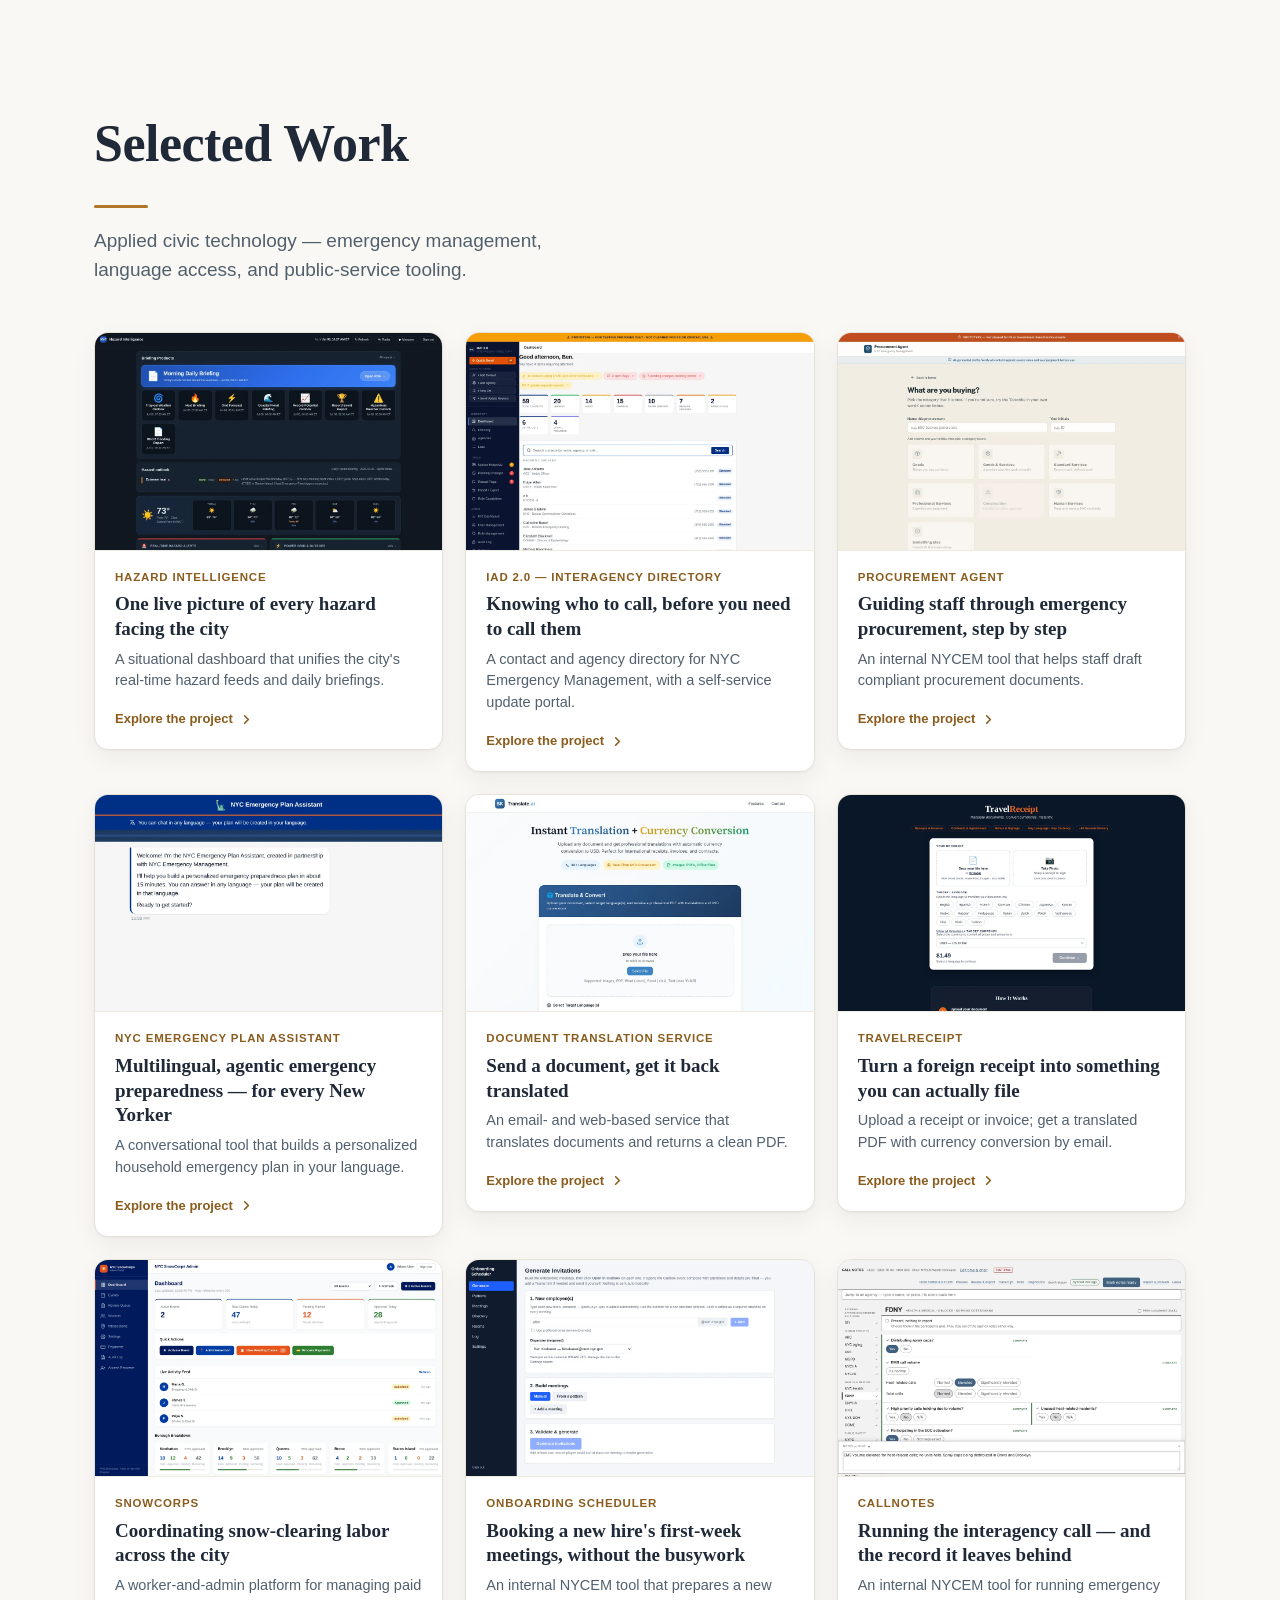
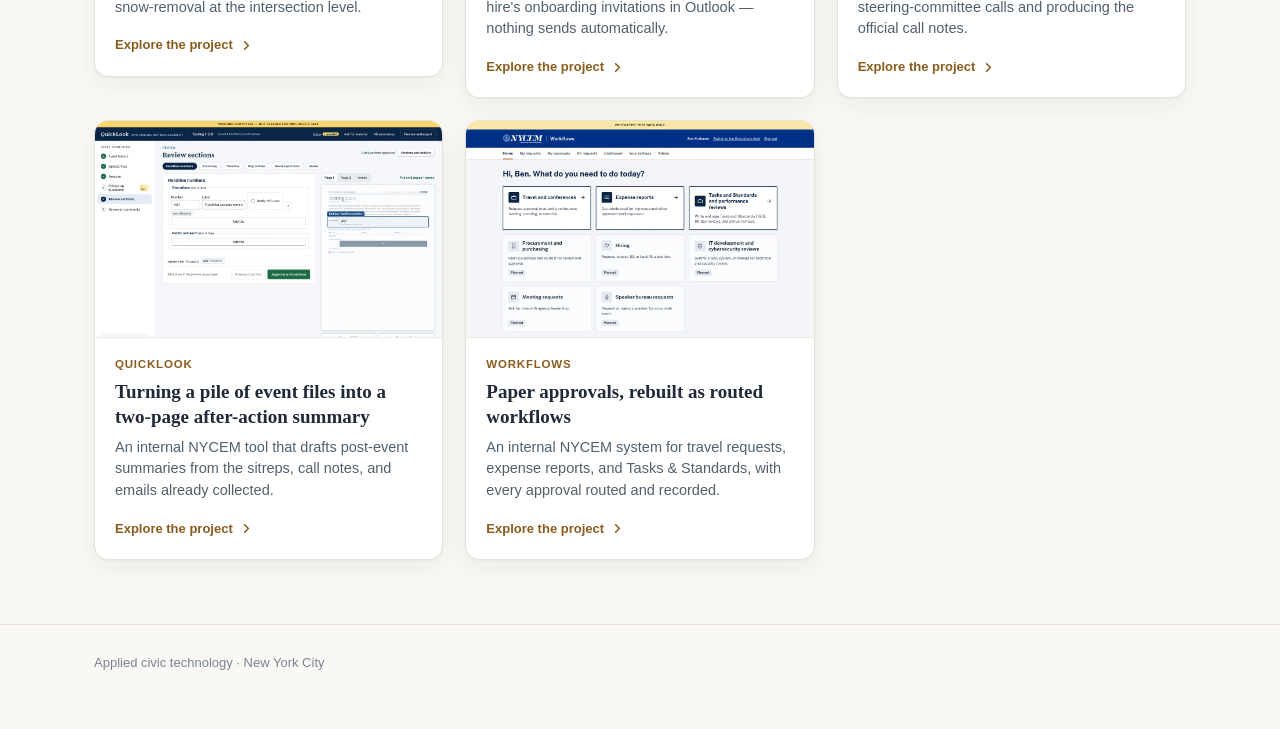
<file: src/index.html>
<!doctype html>
<html lang="en">
<head>
  <meta charset="utf-8" />
  <meta name="viewport" content="width=device-width, initial-scale=1" />
  <title>Selected Work — Ben Krakauer</title>
  <meta name="description" content="Applied civic technology — emergency management, language access, and public-service tooling." />
  <meta name="robots" content="noindex, nofollow" />
  <meta name="color-scheme" content="light" />
  <link rel="icon" href="data:image/svg+xml,%3Csvg xmlns='http://www.w3.org/2000/svg' viewBox='0 0 32 32'%3E%3Crect width='32' height='32' rx='6' fill='%23faf8f4'/%3E%3Ctext x='16' y='23' font-size='20' text-anchor='middle' font-family='Georgia,serif' fill='%23b0762a'%3ES%3C/text%3E%3C/svg%3E" />
  <link rel="stylesheet" href="styles.css" />
</head>
<body>
  <a class="skip-link" href="#work">Skip to work</a>

  <header class="site-header">
    <div class="wrap">
      <h1 class="site-title">Selected Work</h1>
      <hr class="title-rule" aria-hidden="true" />
      <p class="site-tagline">Applied civic technology — emergency management, language access, and public-service tooling.</p>
    </div>
  </header>

  <main id="work" class="wrap">
    <ul class="grid" role="list">

      <li class="tile" role="listitem">
        <a class="tile-link" href="hazard-intelligence.html">
          <span class="tile-media">
            <img src="assets/images/hazardintel.webp?v=7631473e" alt="NYCEM Hazard Intelligence — real-time situational dashboard" width="1200" height="750" loading="eager" decoding="async" />
          </span>
          <span class="tile-head">
            <span class="tile-kicker">Hazard Intelligence</span>
            <span class="tile-headline">One live picture of every hazard facing the city</span>
            <span class="tile-oneliner">A situational dashboard that unifies the city's real-time hazard feeds and daily briefings.</span>
            <span class="tile-go" aria-hidden="true">Explore the project <svg class="chev-r" viewBox="0 0 16 16" width="15" height="15" aria-hidden="true"><path d="M6 4l4 4-4 4" fill="none" stroke="currentColor" stroke-width="1.7" stroke-linecap="round" stroke-linejoin="round"/></svg></span>
          </span>
        </a>
      </li>

      <li class="tile" role="listitem">
        <a class="tile-link" href="iad.html">
          <span class="tile-media">
            <img src="assets/images/iad.webp?v=42a3baab" alt="IAD 2.0 — interagency directory dashboard for NYC Emergency Management" width="1200" height="750" loading="eager" decoding="async" />
          </span>
          <span class="tile-head">
            <span class="tile-kicker">IAD 2.0 — Interagency Directory</span>
            <span class="tile-headline">Knowing who to call, before you need to call them</span>
            <span class="tile-oneliner">A contact and agency directory for NYC Emergency Management, with a self-service update portal.</span>
            <span class="tile-go" aria-hidden="true">Explore the project <svg class="chev-r" viewBox="0 0 16 16" width="15" height="15" aria-hidden="true"><path d="M6 4l4 4-4 4" fill="none" stroke="currentColor" stroke-width="1.7" stroke-linecap="round" stroke-linejoin="round"/></svg></span>
          </span>
        </a>
      </li>

      <li class="tile" role="listitem">
        <a class="tile-link" href="procurement.html">
          <span class="tile-media">
            <img src="assets/images/procurement.webp?v=7bfad933" alt="Procurement Agent — internal NYCEM procurement drafting tool" width="1200" height="750" loading="eager" decoding="async" />
          </span>
          <span class="tile-head">
            <span class="tile-kicker">Procurement Agent</span>
            <span class="tile-headline">Guiding staff through emergency procurement, step by step</span>
            <span class="tile-oneliner">An internal NYCEM tool that helps staff draft compliant procurement documents.</span>
            <span class="tile-go" aria-hidden="true">Explore the project <svg class="chev-r" viewBox="0 0 16 16" width="15" height="15" aria-hidden="true"><path d="M6 4l4 4-4 4" fill="none" stroke="currentColor" stroke-width="1.7" stroke-linecap="round" stroke-linejoin="round"/></svg></span>
          </span>
        </a>
      </li>

      <li class="tile" role="listitem">
        <a class="tile-link" href="emergency-plan.html">
          <span class="tile-media">
            <img src="assets/images/emergencyplan.webp?v=dca011ae" alt="NYC Emergency Plan Assistant — conversational preparedness interface" width="1200" height="750" loading="eager" decoding="async" />
          </span>
          <span class="tile-head">
            <span class="tile-kicker">NYC Emergency Plan Assistant</span>
            <span class="tile-headline">Multilingual, agentic emergency preparedness — for every New Yorker</span>
            <span class="tile-oneliner">A conversational tool that builds a personalized household emergency plan in your language.</span>
            <span class="tile-go" aria-hidden="true">Explore the project <svg class="chev-r" viewBox="0 0 16 16" width="15" height="15" aria-hidden="true"><path d="M6 4l4 4-4 4" fill="none" stroke="currentColor" stroke-width="1.7" stroke-linecap="round" stroke-linejoin="round"/></svg></span>
          </span>
        </a>
      </li>

      <li class="tile" role="listitem">
        <a class="tile-link" href="document-translation.html">
          <span class="tile-media">
            <img src="assets/images/translate.webp?v=fe5eba92" alt="Document Translation Service — upload and email translation" width="1200" height="750" loading="eager" decoding="async" />
          </span>
          <span class="tile-head">
            <span class="tile-kicker">Document Translation Service</span>
            <span class="tile-headline">Send a document, get it back translated</span>
            <span class="tile-oneliner">An email- and web-based service that translates documents and returns a clean PDF.</span>
            <span class="tile-go" aria-hidden="true">Explore the project <svg class="chev-r" viewBox="0 0 16 16" width="15" height="15" aria-hidden="true"><path d="M6 4l4 4-4 4" fill="none" stroke="currentColor" stroke-width="1.7" stroke-linecap="round" stroke-linejoin="round"/></svg></span>
          </span>
        </a>
      </li>

      <li class="tile" role="listitem">
        <a class="tile-link" href="travelreceipt.html">
          <span class="tile-media">
            <img src="assets/images/travelreceipt.webp?v=9500c8cb" alt="TravelReceipt — translate a receipt and convert its currency" width="1200" height="750" loading="eager" decoding="async" />
          </span>
          <span class="tile-head">
            <span class="tile-kicker">TravelReceipt</span>
            <span class="tile-headline">Turn a foreign receipt into something you can actually file</span>
            <span class="tile-oneliner">Upload a receipt or invoice; get a translated PDF with currency conversion by email.</span>
            <span class="tile-go" aria-hidden="true">Explore the project <svg class="chev-r" viewBox="0 0 16 16" width="15" height="15" aria-hidden="true"><path d="M6 4l4 4-4 4" fill="none" stroke="currentColor" stroke-width="1.7" stroke-linecap="round" stroke-linejoin="round"/></svg></span>
          </span>
        </a>
      </li>

      <li class="tile" role="listitem">
        <a class="tile-link" href="snowcorps.html">
          <span class="tile-media">
            <img src="assets/images/snowcorps.webp?v=502077ed" alt="SnowCorps — worker and admin platform for snow-removal coordination" width="1200" height="750" loading="eager" decoding="async" />
          </span>
          <span class="tile-head">
            <span class="tile-kicker">SnowCorps</span>
            <span class="tile-headline">Coordinating snow-clearing labor across the city</span>
            <span class="tile-oneliner">A worker-and-admin platform for managing paid snow-removal at the intersection level.</span>
            <span class="tile-go" aria-hidden="true">Explore the project <svg class="chev-r" viewBox="0 0 16 16" width="15" height="15" aria-hidden="true"><path d="M6 4l4 4-4 4" fill="none" stroke="currentColor" stroke-width="1.7" stroke-linecap="round" stroke-linejoin="round"/></svg></span>
          </span>
        </a>
      </li>

      <li class="tile" role="listitem">
        <a class="tile-link" href="onboarding.html">
          <span class="tile-media">
            <img src="assets/images/onboarding.webp?v=cfad6427" alt="Onboarding Scheduler — internal NYCEM tool that builds onboarding meeting invitations" width="1200" height="750" loading="eager" decoding="async" />
          </span>
          <span class="tile-head">
            <span class="tile-kicker">Onboarding Scheduler</span>
            <span class="tile-headline">Booking a new hire's first-week meetings, without the busywork</span>
            <span class="tile-oneliner">An internal NYCEM tool that prepares a new hire's onboarding invitations in Outlook — nothing sends automatically.</span>
            <span class="tile-go" aria-hidden="true">Explore the project <svg class="chev-r" viewBox="0 0 16 16" width="15" height="15" aria-hidden="true"><path d="M6 4l4 4-4 4" fill="none" stroke="currentColor" stroke-width="1.7" stroke-linecap="round" stroke-linejoin="round"/></svg></span>
          </span>
        </a>
      </li>

      <li class="tile" role="listitem">
        <a class="tile-link" href="callnotes.html">
          <span class="tile-media">
            <img src="assets/images/callnotes.webp?v=e503f182" alt="CallNotes — live interagency emergency call capture" width="1200" height="750" loading="eager" decoding="async" />
          </span>
          <span class="tile-head">
            <span class="tile-kicker">CallNotes</span>
            <span class="tile-headline">Running the interagency call — and the record it leaves behind</span>
            <span class="tile-oneliner">An internal NYCEM tool for running emergency steering-committee calls and producing the official call notes.</span>
            <span class="tile-go" aria-hidden="true">Explore the project <svg class="chev-r" viewBox="0 0 16 16" width="15" height="15" aria-hidden="true"><path d="M6 4l4 4-4 4" fill="none" stroke="currentColor" stroke-width="1.7" stroke-linecap="round" stroke-linejoin="round"/></svg></span>
          </span>
        </a>
      </li>

      <li class="tile" role="listitem">
        <a class="tile-link" href="quicklook.html">
          <span class="tile-media">
            <img src="assets/images/quicklook.webp?v=aa8a86d5" alt="QuickLook — post-event summary builder for NYC Emergency Management" width="1200" height="750" loading="eager" decoding="async" />
          </span>
          <span class="tile-head">
            <span class="tile-kicker">QuickLook</span>
            <span class="tile-headline">Turning a pile of event files into a two-page after-action summary</span>
            <span class="tile-oneliner">An internal NYCEM tool that drafts post-event summaries from the sitreps, call notes, and emails already collected.</span>
            <span class="tile-go" aria-hidden="true">Explore the project <svg class="chev-r" viewBox="0 0 16 16" width="15" height="15" aria-hidden="true"><path d="M6 4l4 4-4 4" fill="none" stroke="currentColor" stroke-width="1.7" stroke-linecap="round" stroke-linejoin="round"/></svg></span>
          </span>
        </a>
      </li>

      <li class="tile" role="listitem">
        <a class="tile-link" href="workflows.html">
          <span class="tile-media">
            <img src="assets/images/workflows.webp?v=72162cc1" alt="NYCEM Workflows — home page listing travel, expense, and performance-review workflows" width="1200" height="750" loading="eager" decoding="async" />
          </span>
          <span class="tile-head">
            <span class="tile-kicker">Workflows</span>
            <span class="tile-headline">Paper approvals, rebuilt as routed workflows</span>
            <span class="tile-oneliner">An internal NYCEM system for travel requests, expense reports, and Tasks &amp; Standards, with every approval routed and recorded.</span>
            <span class="tile-go" aria-hidden="true">Explore the project <svg class="chev-r" viewBox="0 0 16 16" width="15" height="15" aria-hidden="true"><path d="M6 4l4 4-4 4" fill="none" stroke="currentColor" stroke-width="1.7" stroke-linecap="round" stroke-linejoin="round"/></svg></span>
          </span>
        </a>
      </li>

    </ul>
  </main>

  <footer class="site-footer">
    <div class="wrap">
      <p>Applied civic technology · New York City</p>
    </div>
  </footer>

  <script src="app.js"></script>
</body>
</html>
</file>
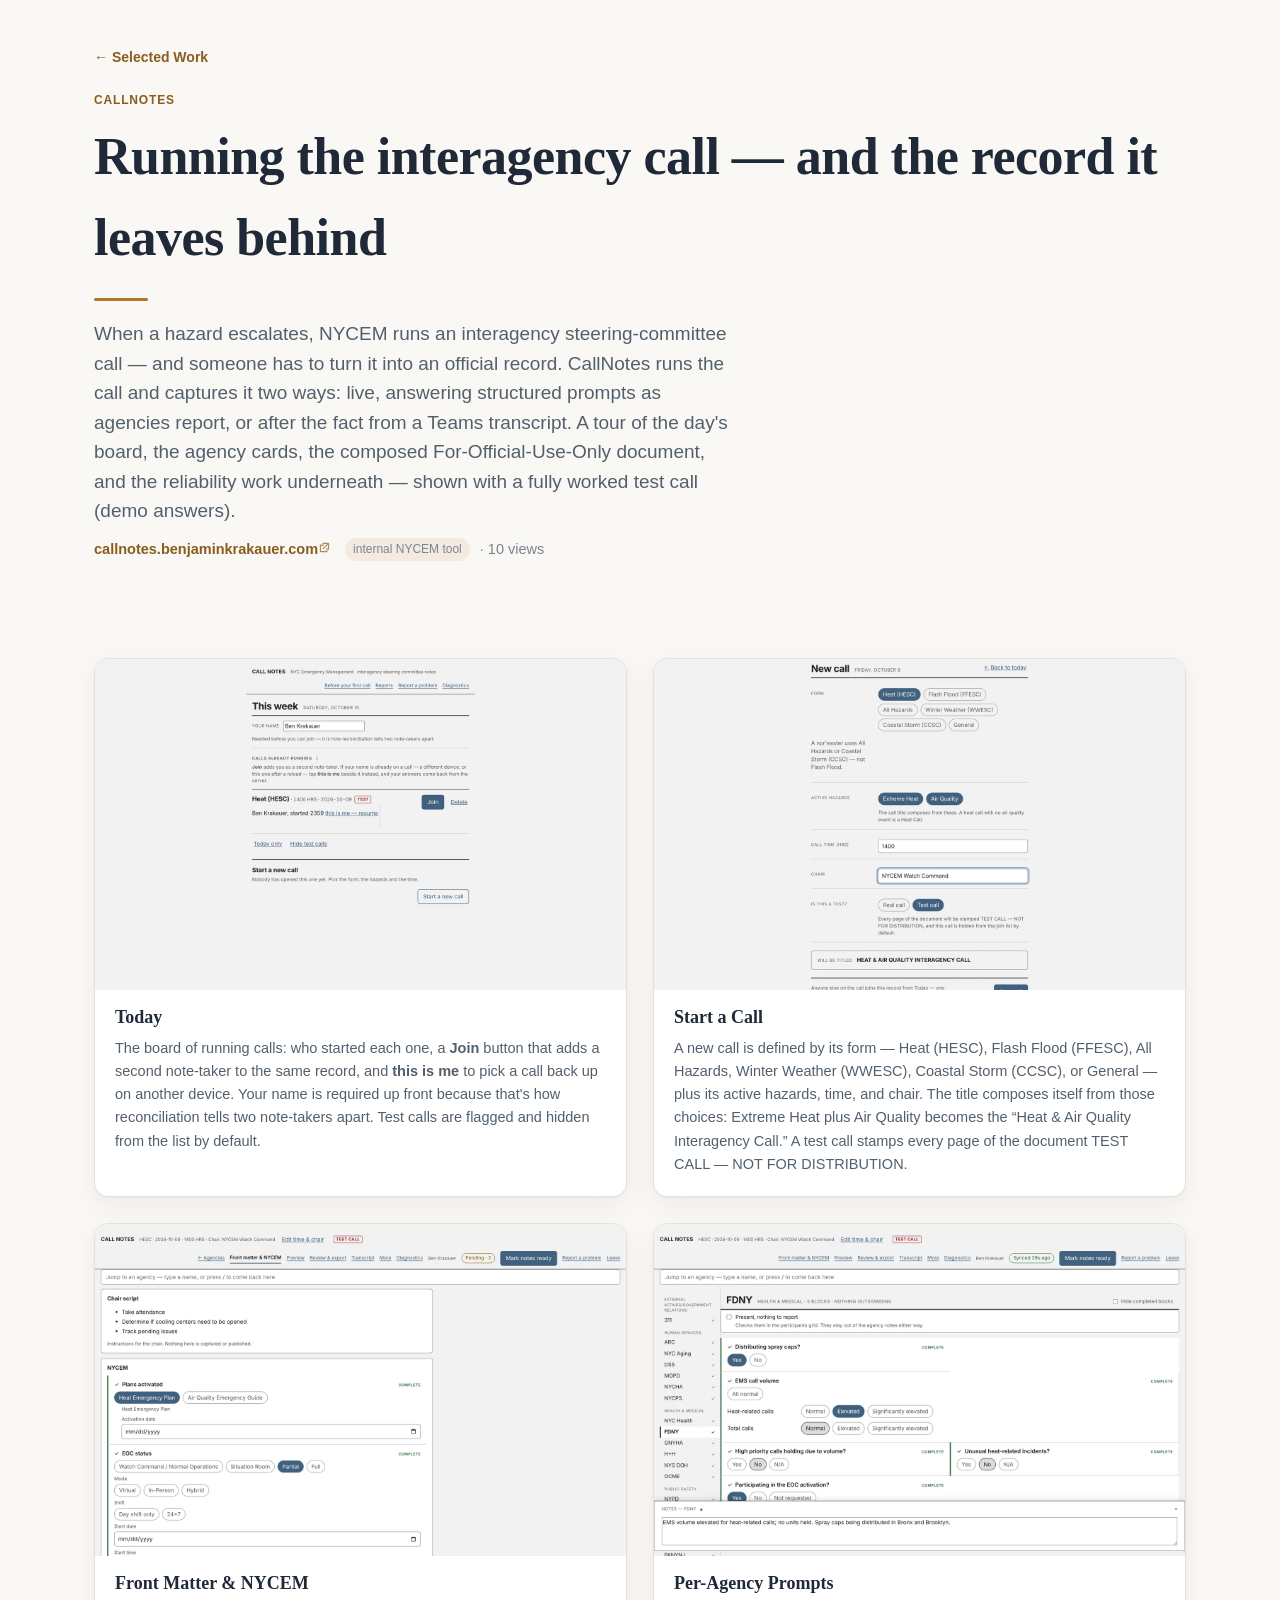
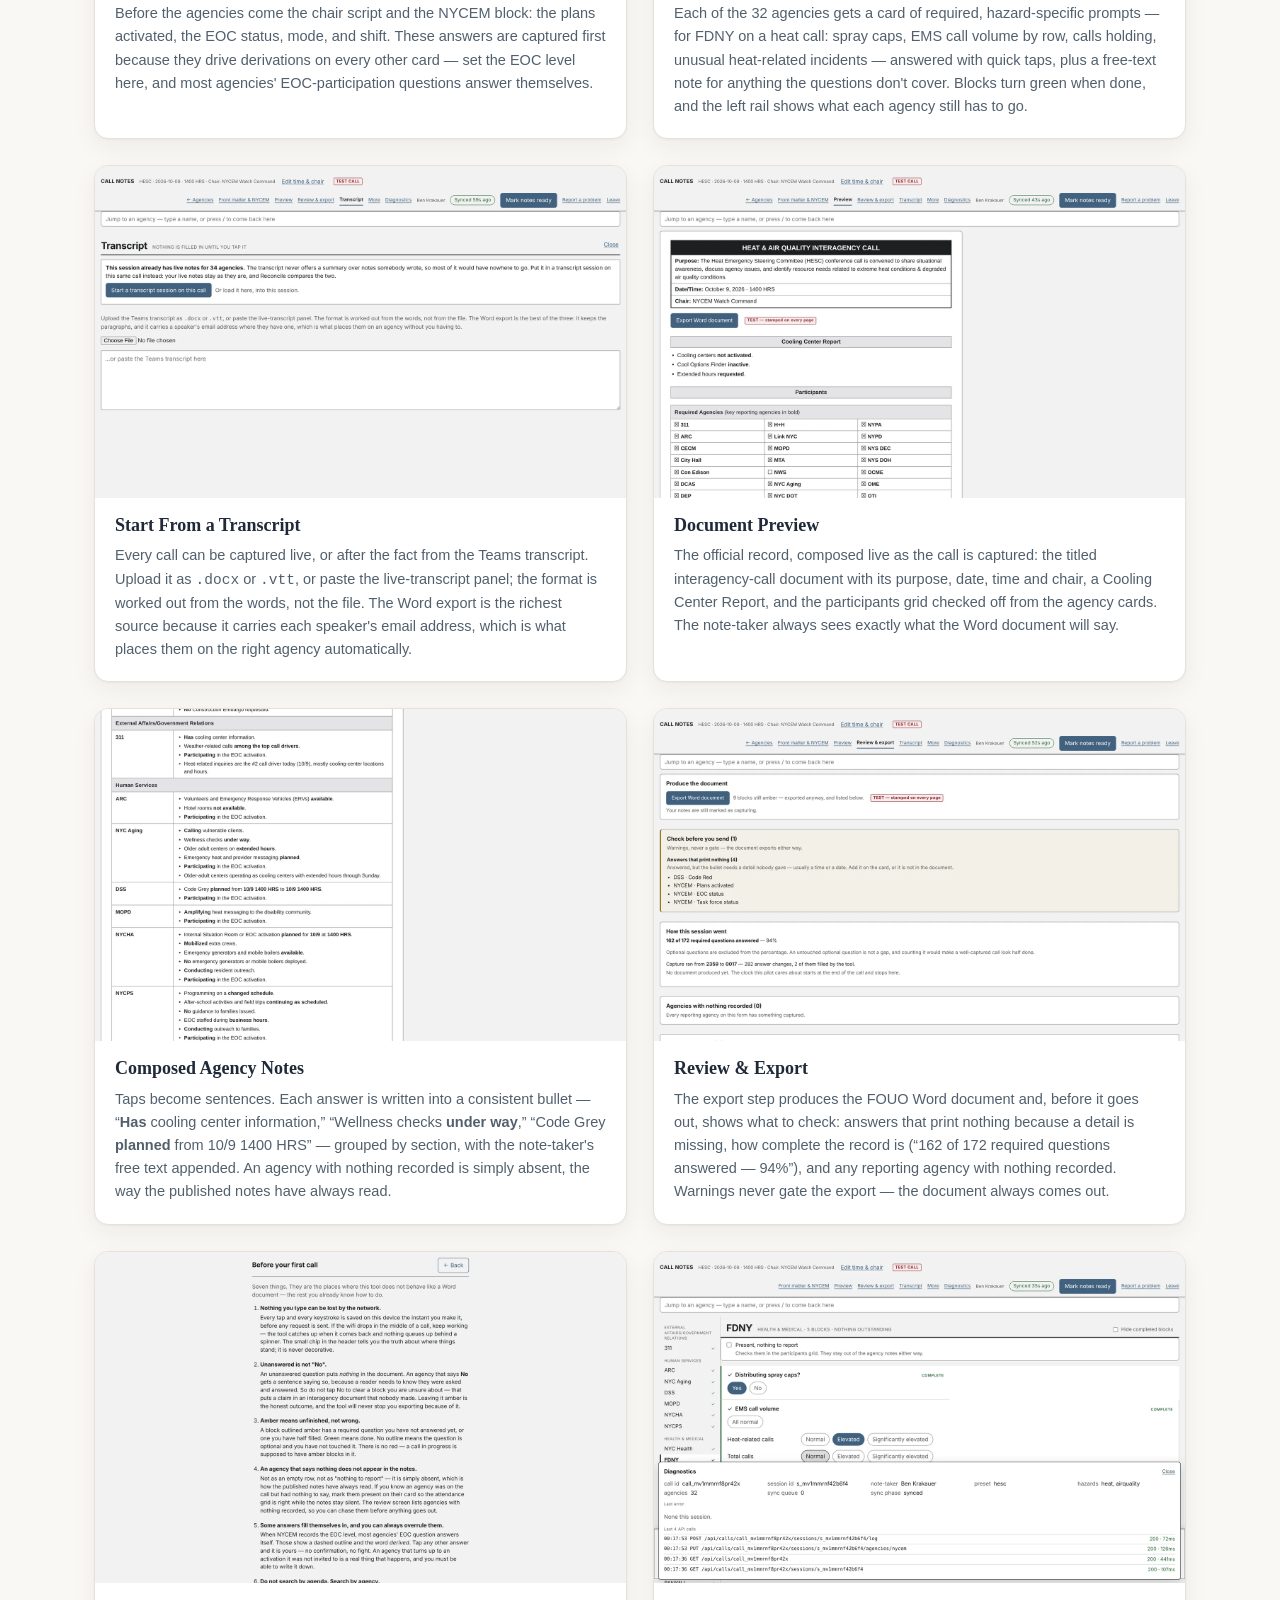
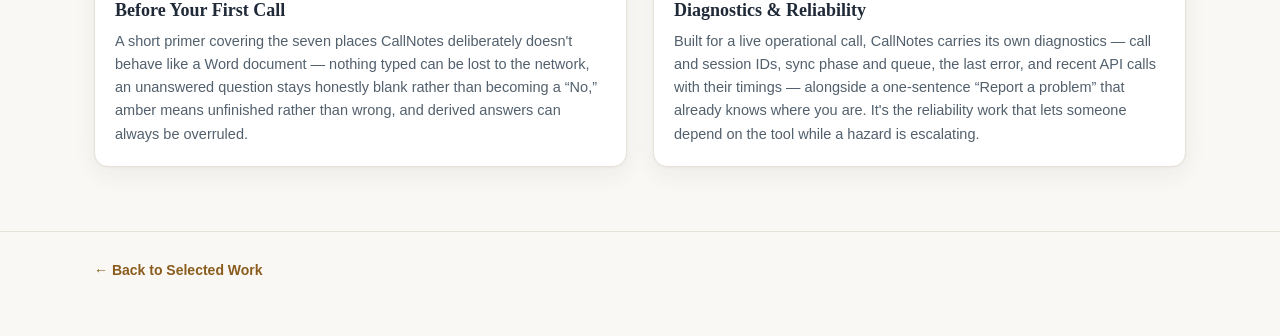
<file: src/callnotes.html>
<!doctype html>
<html lang="en">
<head>
  <meta charset="utf-8" />
  <meta name="viewport" content="width=device-width, initial-scale=1" />
  <title>CallNotes — Selected Work</title>
  <meta name="description" content="Inside CallNotes — screens, products, and how it's built." />
  <meta name="robots" content="noindex, nofollow" />
  <meta name="color-scheme" content="light" />
  <link rel="icon" href="data:image/svg+xml,%3Csvg xmlns='http://www.w3.org/2000/svg' viewBox='0 0 32 32'%3E%3Crect width='32' height='32' rx='6' fill='%23faf8f4'/%3E%3Ctext x='16' y='23' font-size='20' text-anchor='middle' font-family='Georgia,serif' fill='%23b0762a'%3ES%3C/text%3E%3C/svg%3E" />
  <link rel="stylesheet" href="styles.css" />
  <link rel="stylesheet" href="detail.css" />
</head>
<body>
  <a class="skip-link" href="#views">Skip to screens</a>

  <header class="site-header detail-header">
    <div class="wrap">
      <a class="back-link" href="index.html">← Selected Work</a>
      <span class="detail-kicker">CallNotes</span>
      <h1 class="site-title">Running the interagency call — and the record it leaves behind</h1>
      <hr class="title-rule" aria-hidden="true" />
      <p class="site-tagline">When a hazard escalates, NYCEM runs an interagency steering-committee call — and someone has to turn it into an official record. CallNotes runs the call and captures it two ways: live, answering structured prompts as agencies report, or after the fact from a Teams transcript. A tour of the day's board, the agency cards, the composed For-Official-Use-Only document, and the reliability work underneath — shown with a fully worked test call (demo answers).</p>
      <p class="detail-links"><a href="https://callnotes.benjaminkrakauer.com" target="_blank" rel="noopener noreferrer">callnotes.benjaminkrakauer.com<svg class="ext" viewBox="0 0 16 16" width="13" height="13" aria-hidden="true"><path d="M6 3h7v7M13 3L6.5 9.5M11 9v4H3V5h4" fill="none" stroke="currentColor" stroke-width="1.4" stroke-linecap="round" stroke-linejoin="round"/></svg></a><span class="link-note">internal NYCEM tool</span><span class="detail-count">· 10 views</span></p>
    </div>
  </header>

  <main id="views" class="wrap">
    <ul class="subgrid" role="list">

      <li class="subtile" role="listitem">
        <button class="subtile-view" data-full="assets/callnotes/cn-today.webp?v=38fe8a97" data-caption="Today">
          <img src="assets/callnotes/cn-today.webp?v=38fe8a97" alt="The day's board" loading="eager" decoding="async" />
        </button>
        <div class="subtile-body">
          <h2 class="subtile-title">Today</h2>
          <p class="subtile-desc">The board of running calls: who started each one, a <strong>Join</strong> button that adds a second note-taker to the same record, and <strong>this is me</strong> to pick a call back up on another device. Your name is required up front because that's how reconciliation tells two note-takers apart. Test calls are flagged and hidden from the list by default.</p>
        </div>
      </li>

      <li class="subtile" role="listitem">
        <button class="subtile-view" data-full="assets/callnotes/cn-setup.webp?v=b4f3c8c6" data-caption="Start a Call">
          <img src="assets/callnotes/cn-setup.webp?v=b4f3c8c6" alt="Start a call" loading="eager" decoding="async" />
        </button>
        <div class="subtile-body">
          <h2 class="subtile-title">Start a Call</h2>
          <p class="subtile-desc">A new call is defined by its form — Heat (HESC), Flash Flood (FFESC), All Hazards, Winter Weather (WWESC), Coastal Storm (CCSC), or General — plus its active hazards, time, and chair. The title composes itself from those choices: Extreme Heat plus Air Quality becomes the “Heat &amp; Air Quality Interagency Call.” A test call stamps every page of the document TEST CALL — NOT FOR DISTRIBUTION.</p>
        </div>
      </li>

      <li class="subtile" role="listitem">
        <button class="subtile-view" data-full="assets/callnotes/cn-frontmatter.webp?v=7dc06578" data-caption="Front Matter &amp; NYCEM">
          <img src="assets/callnotes/cn-frontmatter.webp?v=7dc06578" alt="Front matter and NYCEM" loading="eager" decoding="async" />
        </button>
        <div class="subtile-body">
          <h2 class="subtile-title">Front Matter &amp; NYCEM</h2>
          <p class="subtile-desc">Before the agencies come the chair script and the NYCEM block: the plans activated, the EOC status, mode, and shift. These answers are captured first because they drive derivations on every other card — set the EOC level here, and most agencies' EOC-participation questions answer themselves.</p>
        </div>
      </li>

      <li class="subtile" role="listitem">
        <button class="subtile-view" data-full="assets/callnotes/cn-agency-card.webp?v=eff46edb" data-caption="Per-Agency Prompts">
          <img src="assets/callnotes/cn-agency-card.webp?v=eff46edb" alt="Per-agency prompts" loading="eager" decoding="async" />
        </button>
        <div class="subtile-body">
          <h2 class="subtile-title">Per-Agency Prompts</h2>
          <p class="subtile-desc">Each of the 32 agencies gets a card of required, hazard-specific prompts — for FDNY on a heat call: spray caps, EMS call volume by row, calls holding, unusual heat-related incidents — answered with quick taps, plus a free-text note for anything the questions don't cover. Blocks turn green when done, and the left rail shows what each agency still has to go.</p>
        </div>
      </li>

      <li class="subtile" role="listitem">
        <button class="subtile-view" data-full="assets/callnotes/cn-transcript.webp?v=626980f6" data-caption="Start From a Transcript">
          <img src="assets/callnotes/cn-transcript.webp?v=626980f6" alt="Start from a transcript" loading="eager" decoding="async" />
        </button>
        <div class="subtile-body">
          <h2 class="subtile-title">Start From a Transcript</h2>
          <p class="subtile-desc">Every call can be captured live, or after the fact from the Teams transcript. Upload it as <code>.docx</code> or <code>.vtt</code>, or paste the live-transcript panel; the format is worked out from the words, not the file. The Word export is the richest source because it carries each speaker's email address, which is what places them on the right agency automatically.</p>
        </div>
      </li>

      <li class="subtile" role="listitem">
        <button class="subtile-view" data-full="assets/callnotes/cn-preview.webp?v=bf00e73e" data-caption="Document Preview">
          <img src="assets/callnotes/cn-preview.webp?v=bf00e73e" alt="Document preview" loading="eager" decoding="async" />
        </button>
        <div class="subtile-body">
          <h2 class="subtile-title">Document Preview</h2>
          <p class="subtile-desc">The official record, composed live as the call is captured: the titled interagency-call document with its purpose, date, time and chair, a Cooling Center Report, and the participants grid checked off from the agency cards. The note-taker always sees exactly what the Word document will say.</p>
        </div>
      </li>

      <li class="subtile" role="listitem">
        <button class="subtile-view" data-full="assets/callnotes/cn-notes.webp?v=6a801b30" data-caption="Composed Agency Notes">
          <img src="assets/callnotes/cn-notes.webp?v=6a801b30" alt="Composed agency notes" loading="eager" decoding="async" />
        </button>
        <div class="subtile-body">
          <h2 class="subtile-title">Composed Agency Notes</h2>
          <p class="subtile-desc">Taps become sentences. Each answer is written into a consistent bullet — “<strong>Has</strong> cooling center information,” “Wellness checks <strong>under way</strong>,” “Code Grey <strong>planned</strong> from 10/9 1400 HRS” — grouped by section, with the note-taker's free text appended. An agency with nothing recorded is simply absent, the way the published notes have always read.</p>
        </div>
      </li>

      <li class="subtile" role="listitem">
        <button class="subtile-view" data-full="assets/callnotes/cn-export.webp?v=3f56a9dc" data-caption="Review &amp; Export">
          <img src="assets/callnotes/cn-export.webp?v=3f56a9dc" alt="Review and export" loading="eager" decoding="async" />
        </button>
        <div class="subtile-body">
          <h2 class="subtile-title">Review &amp; Export</h2>
          <p class="subtile-desc">The export step produces the FOUO Word document and, before it goes out, shows what to check: answers that print nothing because a detail is missing, how complete the record is (“162 of 172 required questions answered — 94%”), and any reporting agency with nothing recorded. Warnings never gate the export — the document always comes out.</p>
        </div>
      </li>

      <li class="subtile" role="listitem">
        <button class="subtile-view" data-full="assets/callnotes/cn-primer.webp?v=d67cf995" data-caption="Before Your First Call">
          <img src="assets/callnotes/cn-primer.webp?v=d67cf995" alt="Before your first call" loading="eager" decoding="async" />
        </button>
        <div class="subtile-body">
          <h2 class="subtile-title">Before Your First Call</h2>
          <p class="subtile-desc">A short primer covering the seven places CallNotes deliberately doesn't behave like a Word document — nothing typed can be lost to the network, an unanswered question stays honestly blank rather than becoming a “No,” amber means unfinished rather than wrong, and derived answers can always be overruled.</p>
        </div>
      </li>

      <li class="subtile" role="listitem">
        <button class="subtile-view" data-full="assets/callnotes/cn-diagnostics.webp?v=82e6bd1c" data-caption="Diagnostics &amp; Reliability">
          <img src="assets/callnotes/cn-diagnostics.webp?v=82e6bd1c" alt="Diagnostics and reliability" loading="eager" decoding="async" />
        </button>
        <div class="subtile-body">
          <h2 class="subtile-title">Diagnostics &amp; Reliability</h2>
          <p class="subtile-desc">Built for a live operational call, CallNotes carries its own diagnostics — call and session IDs, sync phase and queue, the last error, and recent API calls with their timings — alongside a one-sentence “Report a problem” that already knows where you are. It's the reliability work that lets someone depend on the tool while a hazard is escalating.</p>
        </div>
      </li>

    </ul>
  </main>

  <footer class="site-footer">
    <div class="wrap"><p><a class="back-link" href="index.html" style="margin:0">← Back to Selected Work</a></p></div>
  </footer>

  <div class="lightbox" id="lb" hidden role="dialog" aria-modal="true" aria-label="Screenshot viewer">
    <div class="lb-bar">
      <span class="lb-caption"></span>
      <div class="lb-actions">
        <a class="lb-btn lb-download" hidden target="_blank" rel="noopener">↓ Download PDF</a>
        <button class="lb-btn lb-close" type="button">✕ Close</button>
      </div>
    </div>
    <div class="lb-stage">
      <button class="lb-nav prev" type="button" aria-label="Previous screen">‹</button>
      <img class="lb-img" alt="" />
      <button class="lb-nav next" type="button" aria-label="Next screen">›</button>
    </div>
  </div>

  <script src="detail.js"></script>
</body>
</html>
</file>
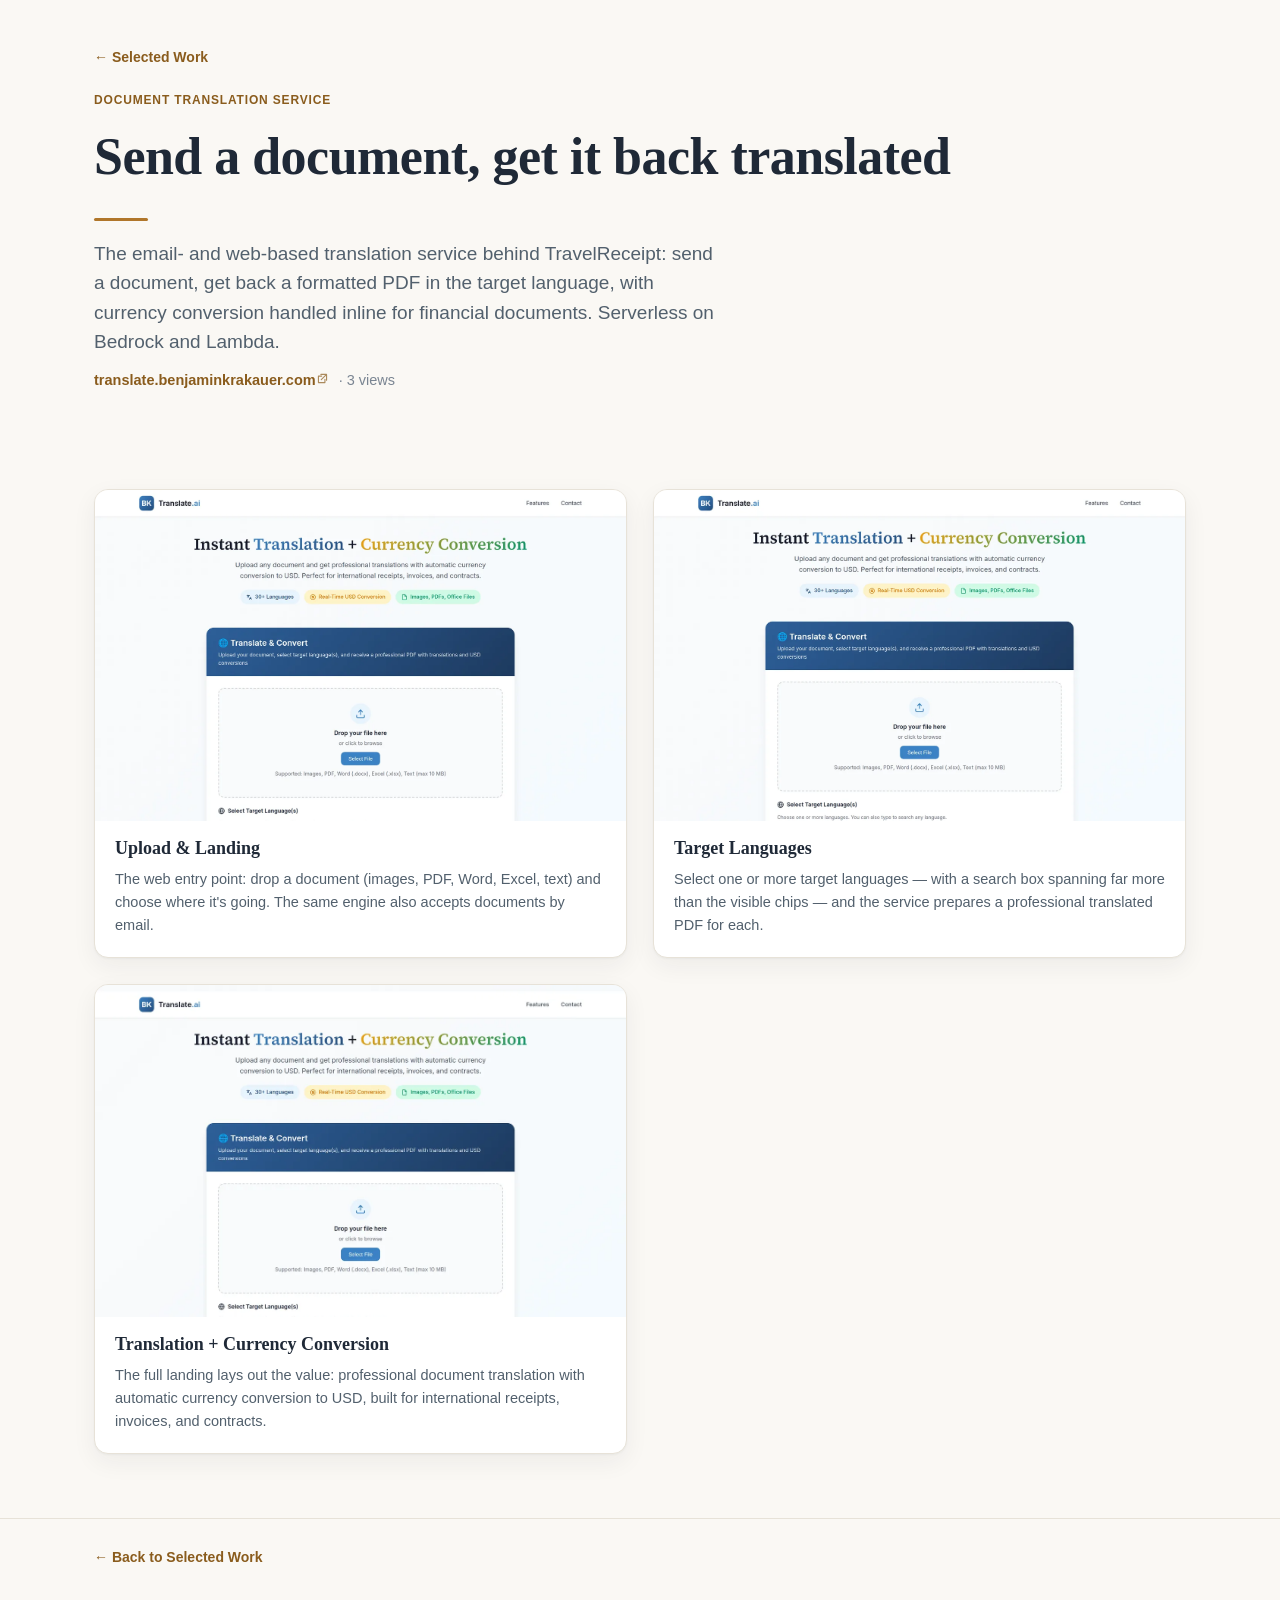
<file: src/document-translation.html>
<!doctype html>
<html lang="en">
<head>
  <meta charset="utf-8" />
  <meta name="viewport" content="width=device-width, initial-scale=1" />
  <title>Document Translation Service — Selected Work</title>
  <meta name="description" content="Inside Document Translation Service — screens, products, and how it's built." />
  <meta name="robots" content="noindex, nofollow" />
  <meta name="color-scheme" content="light" />
  <link rel="icon" href="data:image/svg+xml,%3Csvg xmlns='http://www.w3.org/2000/svg' viewBox='0 0 32 32'%3E%3Crect width='32' height='32' rx='6' fill='%23faf8f4'/%3E%3Ctext x='16' y='23' font-size='20' text-anchor='middle' font-family='Georgia,serif' fill='%23b0762a'%3ES%3C/text%3E%3C/svg%3E" />
  <link rel="stylesheet" href="styles.css" />
  <link rel="stylesheet" href="detail.css" />
</head>
<body>
  <a class="skip-link" href="#views">Skip to screens</a>

  <header class="site-header detail-header">
    <div class="wrap">
      <a class="back-link" href="index.html">← Selected Work</a>
      <span class="detail-kicker">Document Translation Service</span>
      <h1 class="site-title">Send a document, get it back translated</h1>
      <hr class="title-rule" aria-hidden="true" />
      <p class="site-tagline">The email- and web-based translation service behind TravelReceipt: send a document, get back a formatted PDF in the target language, with currency conversion handled inline for financial documents. Serverless on Bedrock and Lambda.</p>
      <p class="detail-links"><a href="https://translate.benjaminkrakauer.com" target="_blank" rel="noopener noreferrer">translate.benjaminkrakauer.com<svg class="ext" viewBox="0 0 16 16" width="13" height="13" aria-hidden="true"><path d="M6 3h7v7M13 3L6.5 9.5M11 9v4H3V5h4" fill="none" stroke="currentColor" stroke-width="1.4" stroke-linecap="round" stroke-linejoin="round"/></svg></a><span class="detail-count">· 3 views</span></p>
    </div>
  </header>

  <main id="views" class="wrap">
    <ul class="subgrid" role="list">

      <li class="subtile" role="listitem">
        <button class="subtile-view" data-full="assets/document-translation/dt-landing.webp?v=052bf3e7" data-caption="Upload &amp; Landing">
          <img src="assets/document-translation/dt-landing.webp?v=052bf3e7" alt="Document translation landing" loading="eager" decoding="async" />
        </button>
        <div class="subtile-body">
          <h2 class="subtile-title">Upload &amp; Landing</h2>
          <p class="subtile-desc">The web entry point: drop a document (images, PDF, Word, Excel, text) and choose where it's going. The same engine also accepts documents by email.</p>
        </div>
      </li>

      <li class="subtile" role="listitem">
        <button class="subtile-view" data-full="assets/document-translation/dt-selected.webp?v=3bb0fe4d" data-caption="Target Languages">
          <img src="assets/document-translation/dt-selected.webp?v=3bb0fe4d" alt="Target language selection" loading="eager" decoding="async" />
        </button>
        <div class="subtile-body">
          <h2 class="subtile-title">Target Languages</h2>
          <p class="subtile-desc">Select one or more target languages — with a search box spanning far more than the visible chips — and the service prepares a professional translated PDF for each.</p>
        </div>
      </li>

      <li class="subtile" role="listitem">
        <button class="subtile-view" data-full="assets/document-translation/dt-full.webp?v=5f0781fe" data-caption="Translation + Currency Conversion">
          <img src="assets/document-translation/dt-full.webp?v=5f0781fe" alt="Translation and currency conversion" loading="eager" decoding="async" />
        </button>
        <div class="subtile-body">
          <h2 class="subtile-title">Translation + Currency Conversion</h2>
          <p class="subtile-desc">The full landing lays out the value: professional document translation with automatic currency conversion to USD, built for international receipts, invoices, and contracts.</p>
        </div>
      </li>

    </ul>
  </main>

  <footer class="site-footer">
    <div class="wrap"><p><a class="back-link" href="index.html" style="margin:0">← Back to Selected Work</a></p></div>
  </footer>

  <div class="lightbox" id="lb" hidden role="dialog" aria-modal="true" aria-label="Screenshot viewer">
    <div class="lb-bar">
      <span class="lb-caption"></span>
      <div class="lb-actions">
        <a class="lb-btn lb-download" hidden target="_blank" rel="noopener">↓ Download PDF</a>
        <button class="lb-btn lb-close" type="button">✕ Close</button>
      </div>
    </div>
    <div class="lb-stage">
      <button class="lb-nav prev" type="button" aria-label="Previous screen">‹</button>
      <img class="lb-img" alt="" />
      <button class="lb-nav next" type="button" aria-label="Next screen">›</button>
    </div>
  </div>

  <script src="detail.js"></script>
</body>
</html>
</file>
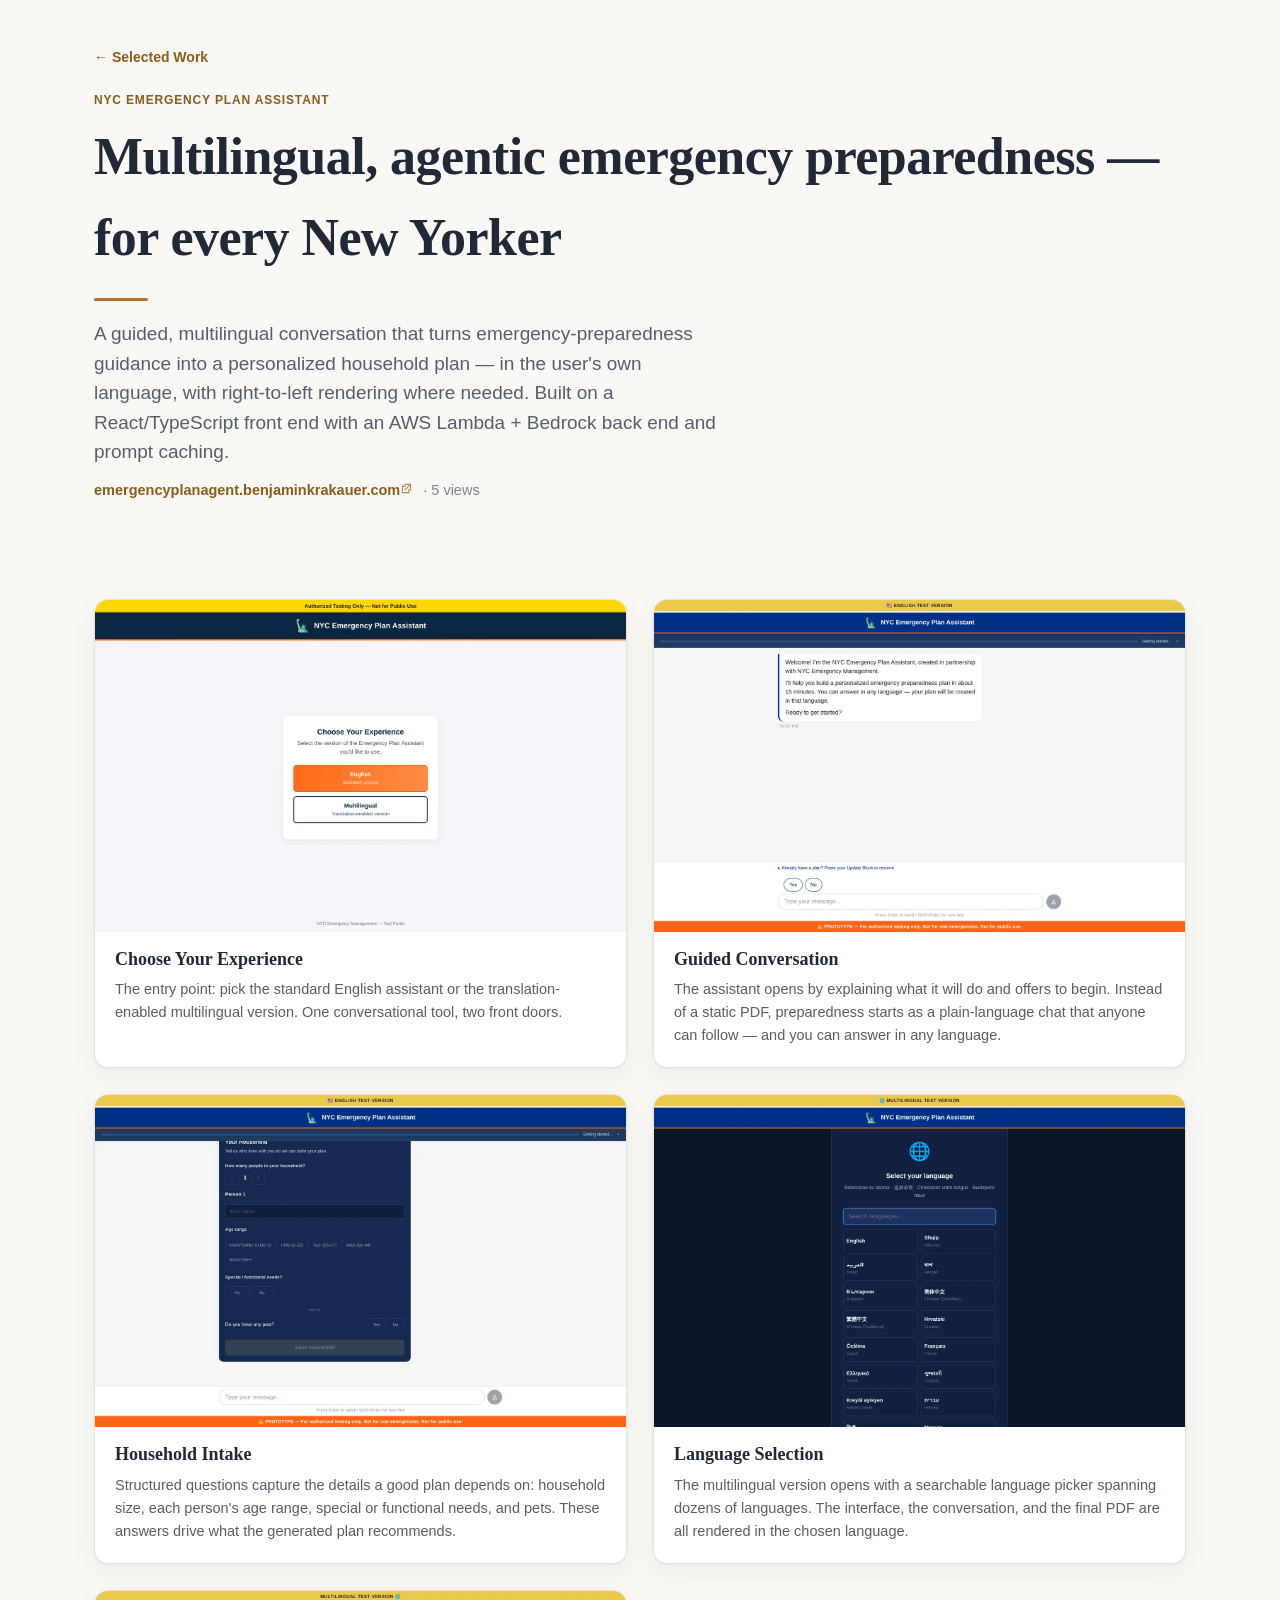
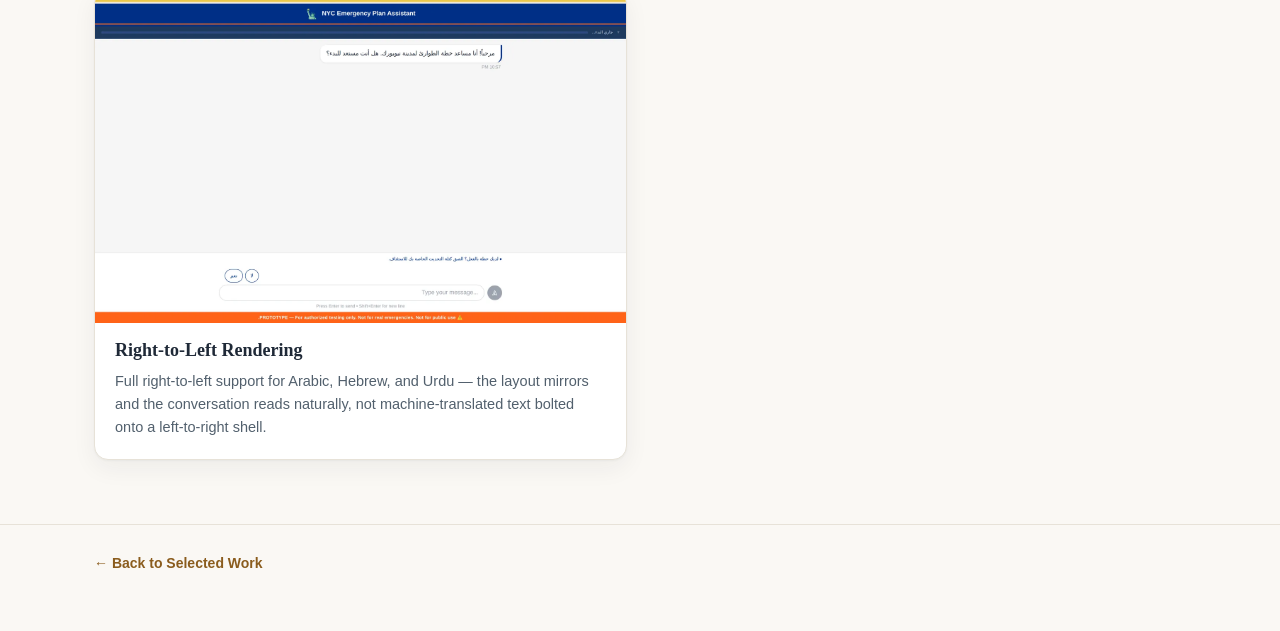
<file: src/emergency-plan.html>
<!doctype html>
<html lang="en">
<head>
  <meta charset="utf-8" />
  <meta name="viewport" content="width=device-width, initial-scale=1" />
  <title>NYC Emergency Plan Assistant — Selected Work</title>
  <meta name="description" content="Inside NYC Emergency Plan Assistant — screens, products, and how it's built." />
  <meta name="robots" content="noindex, nofollow" />
  <meta name="color-scheme" content="light" />
  <link rel="icon" href="data:image/svg+xml,%3Csvg xmlns='http://www.w3.org/2000/svg' viewBox='0 0 32 32'%3E%3Crect width='32' height='32' rx='6' fill='%23faf8f4'/%3E%3Ctext x='16' y='23' font-size='20' text-anchor='middle' font-family='Georgia,serif' fill='%23b0762a'%3ES%3C/text%3E%3C/svg%3E" />
  <link rel="stylesheet" href="styles.css" />
  <link rel="stylesheet" href="detail.css" />
</head>
<body>
  <a class="skip-link" href="#views">Skip to screens</a>

  <header class="site-header detail-header">
    <div class="wrap">
      <a class="back-link" href="index.html">← Selected Work</a>
      <span class="detail-kicker">NYC Emergency Plan Assistant</span>
      <h1 class="site-title">Multilingual, agentic emergency preparedness — for every New Yorker</h1>
      <hr class="title-rule" aria-hidden="true" />
      <p class="site-tagline">A guided, multilingual conversation that turns emergency-preparedness guidance into a personalized household plan — in the user's own language, with right-to-left rendering where needed. Built on a React/TypeScript front end with an AWS Lambda + Bedrock back end and prompt caching.</p>
      <p class="detail-links"><a href="https://emergencyplanagent.benjaminkrakauer.com" target="_blank" rel="noopener noreferrer">emergencyplanagent.benjaminkrakauer.com<svg class="ext" viewBox="0 0 16 16" width="13" height="13" aria-hidden="true"><path d="M6 3h7v7M13 3L6.5 9.5M11 9v4H3V5h4" fill="none" stroke="currentColor" stroke-width="1.4" stroke-linecap="round" stroke-linejoin="round"/></svg></a><span class="detail-count">· 5 views</span></p>
    </div>
  </header>

  <main id="views" class="wrap">
    <ul class="subgrid" role="list">

      <li class="subtile" role="listitem">
        <button class="subtile-view" data-full="assets/emergency/ep-choose.webp?v=7ce6db9d" data-caption="Choose Your Experience">
          <img src="assets/emergency/ep-choose.webp?v=7ce6db9d" alt="Choose your experience" loading="eager" decoding="async" />
        </button>
        <div class="subtile-body">
          <h2 class="subtile-title">Choose Your Experience</h2>
          <p class="subtile-desc">The entry point: pick the standard English assistant or the translation-enabled multilingual version. One conversational tool, two front doors.</p>
        </div>
      </li>

      <li class="subtile" role="listitem">
        <button class="subtile-view" data-full="assets/emergency/ep-conversation.webp?v=94c4a105" data-caption="Guided Conversation">
          <img src="assets/emergency/ep-conversation.webp?v=94c4a105" alt="Guided conversation" loading="eager" decoding="async" />
        </button>
        <div class="subtile-body">
          <h2 class="subtile-title">Guided Conversation</h2>
          <p class="subtile-desc">The assistant opens by explaining what it will do and offers to begin. Instead of a static PDF, preparedness starts as a plain-language chat that anyone can follow — and you can answer in any language.</p>
        </div>
      </li>

      <li class="subtile" role="listitem">
        <button class="subtile-view" data-full="assets/emergency/ep-intake.webp?v=6ef8562b" data-caption="Household Intake">
          <img src="assets/emergency/ep-intake.webp?v=6ef8562b" alt="Household intake" loading="eager" decoding="async" />
        </button>
        <div class="subtile-body">
          <h2 class="subtile-title">Household Intake</h2>
          <p class="subtile-desc">Structured questions capture the details a good plan depends on: household size, each person's age range, special or functional needs, and pets. These answers drive what the generated plan recommends.</p>
        </div>
      </li>

      <li class="subtile" role="listitem">
        <button class="subtile-view" data-full="assets/emergency/ep-languages.webp?v=232c357f" data-caption="Language Selection">
          <img src="assets/emergency/ep-languages.webp?v=232c357f" alt="Language selection" loading="eager" decoding="async" />
        </button>
        <div class="subtile-body">
          <h2 class="subtile-title">Language Selection</h2>
          <p class="subtile-desc">The multilingual version opens with a searchable language picker spanning dozens of languages. The interface, the conversation, and the final PDF are all rendered in the chosen language.</p>
        </div>
      </li>

      <li class="subtile" role="listitem">
        <button class="subtile-view" data-full="assets/emergency/ep-rtl.webp?v=4c74b2b3" data-caption="Right-to-Left Rendering">
          <img src="assets/emergency/ep-rtl.webp?v=4c74b2b3" alt="Right-to-left rendering" loading="eager" decoding="async" />
        </button>
        <div class="subtile-body">
          <h2 class="subtile-title">Right-to-Left Rendering</h2>
          <p class="subtile-desc">Full right-to-left support for Arabic, Hebrew, and Urdu — the layout mirrors and the conversation reads naturally, not machine-translated text bolted onto a left-to-right shell.</p>
        </div>
      </li>

    </ul>
  </main>

  <footer class="site-footer">
    <div class="wrap"><p><a class="back-link" href="index.html" style="margin:0">← Back to Selected Work</a></p></div>
  </footer>

  <div class="lightbox" id="lb" hidden role="dialog" aria-modal="true" aria-label="Screenshot viewer">
    <div class="lb-bar">
      <span class="lb-caption"></span>
      <div class="lb-actions">
        <a class="lb-btn lb-download" hidden target="_blank" rel="noopener">↓ Download PDF</a>
        <button class="lb-btn lb-close" type="button">✕ Close</button>
      </div>
    </div>
    <div class="lb-stage">
      <button class="lb-nav prev" type="button" aria-label="Previous screen">‹</button>
      <img class="lb-img" alt="" />
      <button class="lb-nav next" type="button" aria-label="Next screen">›</button>
    </div>
  </div>

  <script src="detail.js"></script>
</body>
</html>
</file>
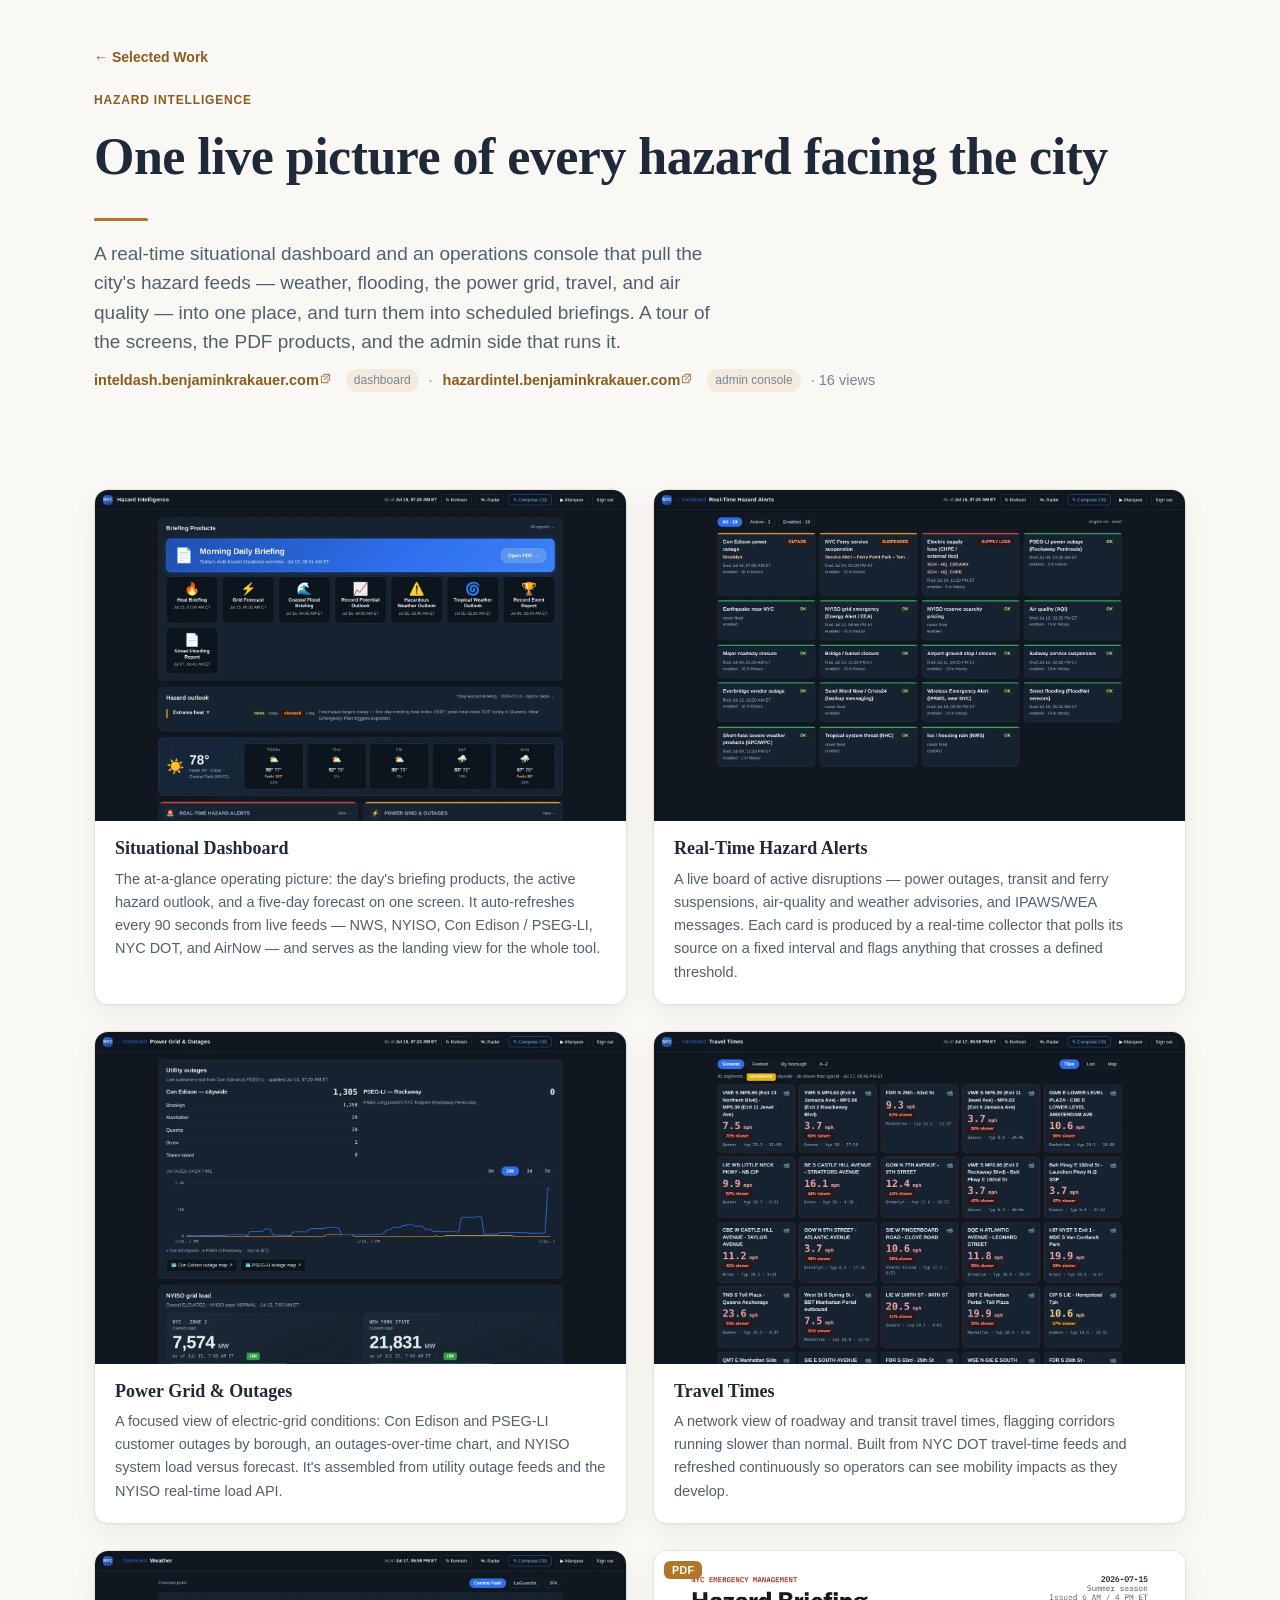
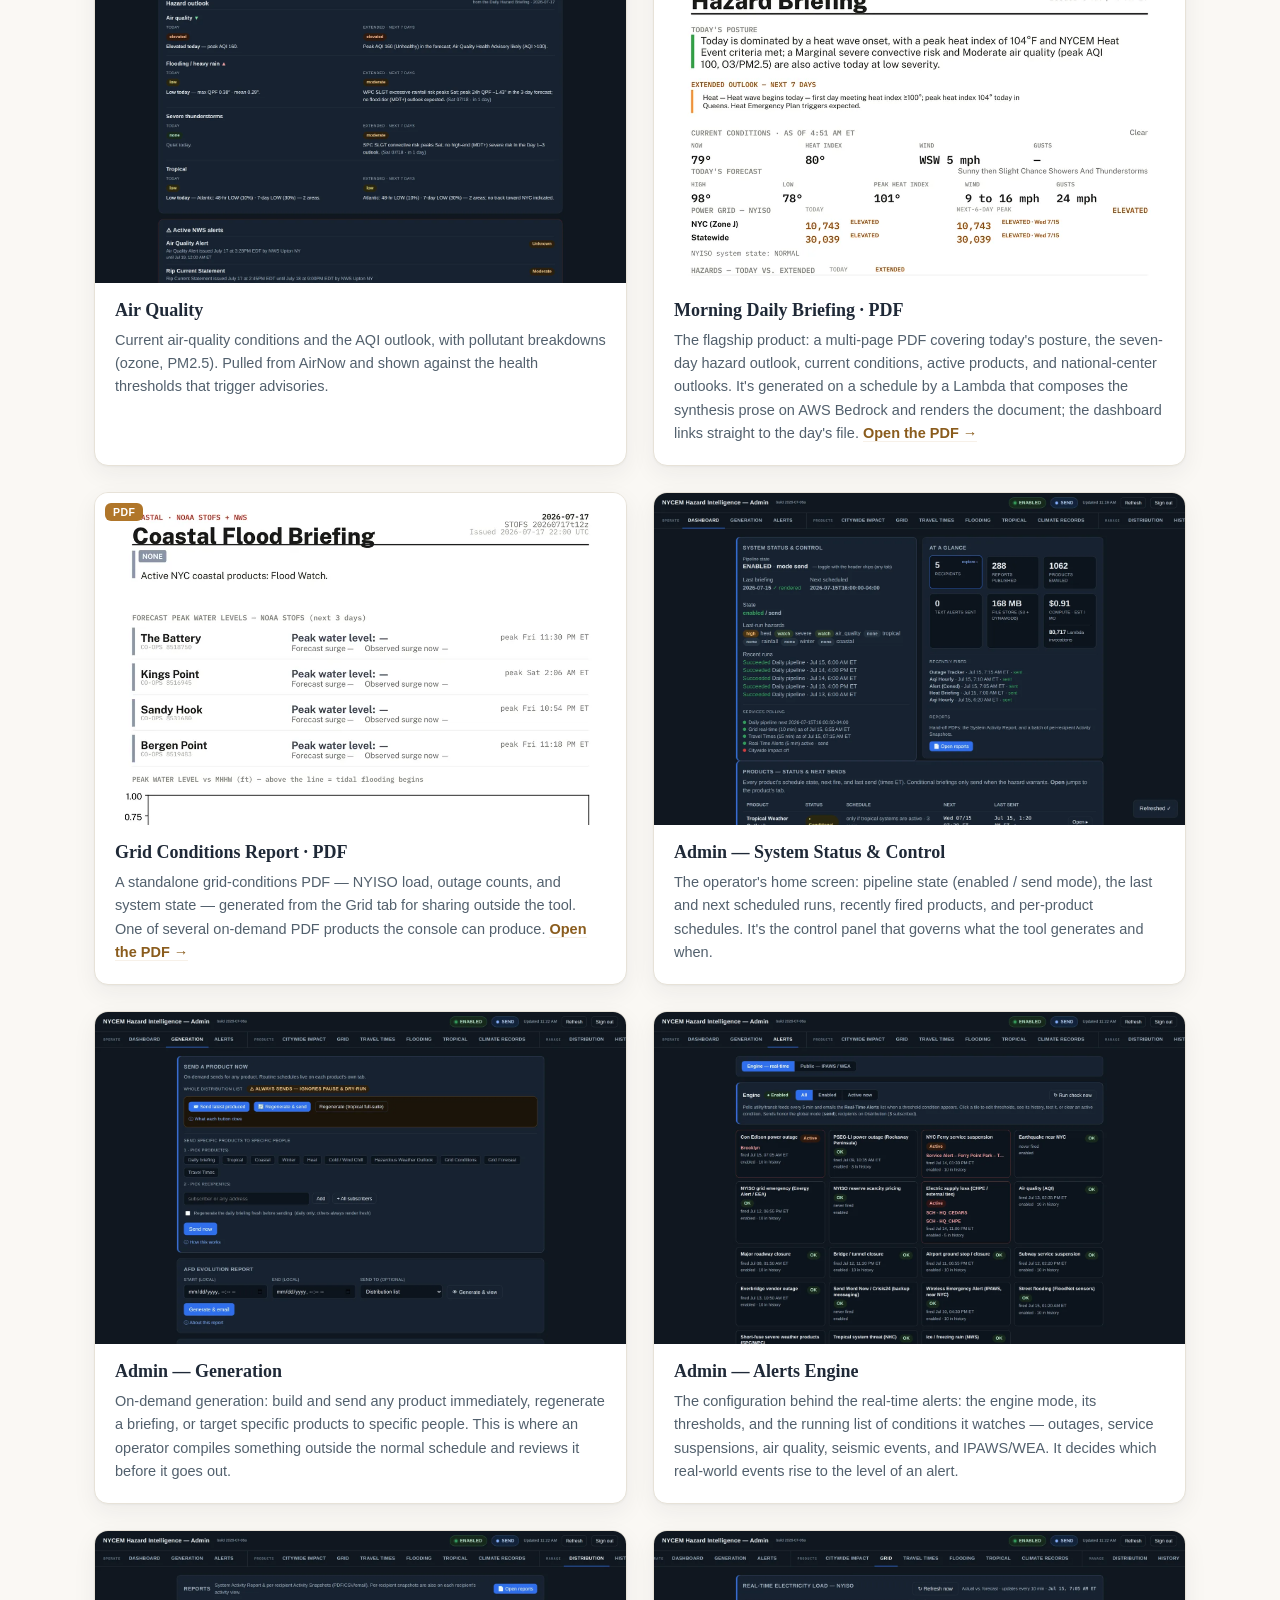
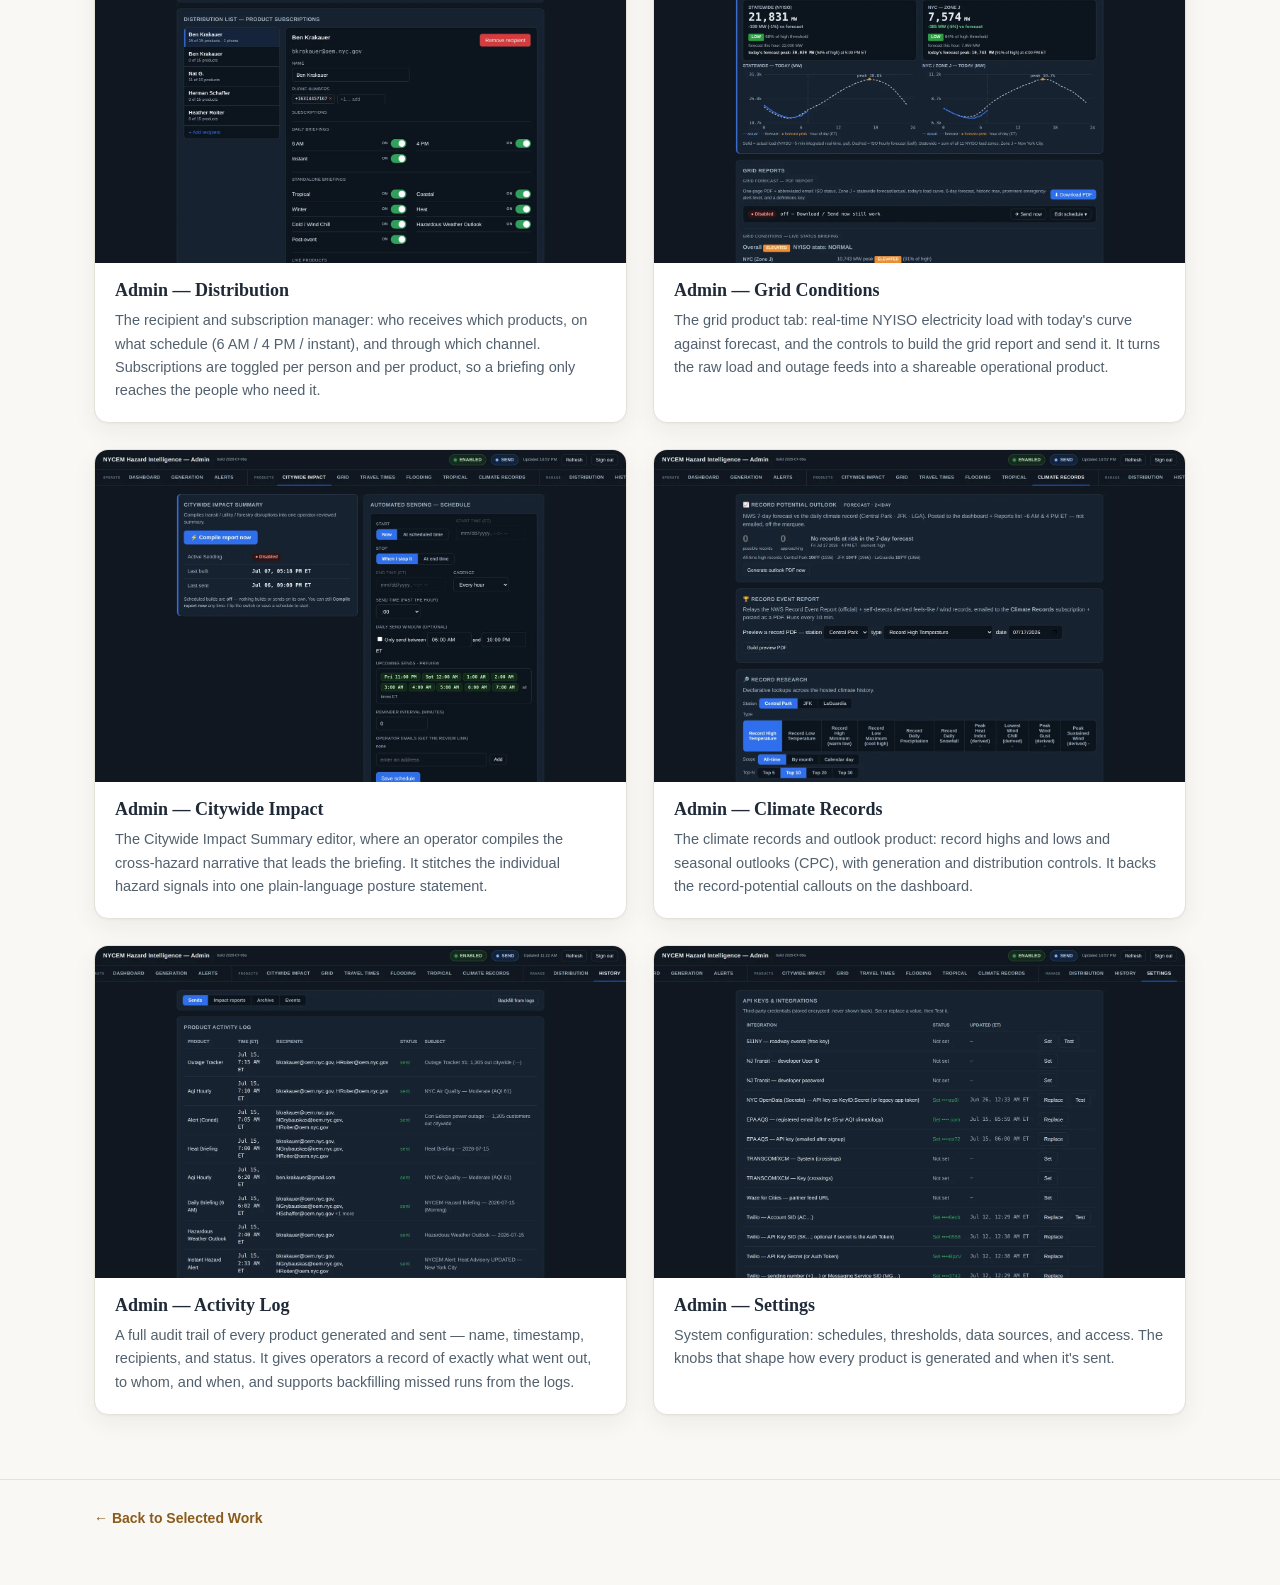
<file: src/hazard-intelligence.html>
<!doctype html>
<html lang="en">
<head>
  <meta charset="utf-8" />
  <meta name="viewport" content="width=device-width, initial-scale=1" />
  <title>Hazard Intelligence — Selected Work</title>
  <meta name="description" content="Inside Hazard Intelligence — screens, products, and how it's built." />
  <meta name="robots" content="noindex, nofollow" />
  <meta name="color-scheme" content="light" />
  <link rel="icon" href="data:image/svg+xml,%3Csvg xmlns='http://www.w3.org/2000/svg' viewBox='0 0 32 32'%3E%3Crect width='32' height='32' rx='6' fill='%23faf8f4'/%3E%3Ctext x='16' y='23' font-size='20' text-anchor='middle' font-family='Georgia,serif' fill='%23b0762a'%3ES%3C/text%3E%3C/svg%3E" />
  <link rel="stylesheet" href="styles.css" />
  <link rel="stylesheet" href="detail.css" />
</head>
<body>
  <a class="skip-link" href="#views">Skip to screens</a>

  <header class="site-header detail-header">
    <div class="wrap">
      <a class="back-link" href="index.html">← Selected Work</a>
      <span class="detail-kicker">Hazard Intelligence</span>
      <h1 class="site-title">One live picture of every hazard facing the city</h1>
      <hr class="title-rule" aria-hidden="true" />
      <p class="site-tagline">A real-time situational dashboard and an operations console that pull the city's hazard feeds — weather, flooding, the power grid, travel, and air quality — into one place, and turn them into scheduled briefings. A tour of the screens, the PDF products, and the admin side that runs it.</p>
      <p class="detail-links"><a href="https://inteldash.benjaminkrakauer.com" target="_blank" rel="noopener noreferrer">inteldash.benjaminkrakauer.com<svg class="ext" viewBox="0 0 16 16" width="13" height="13" aria-hidden="true"><path d="M6 3h7v7M13 3L6.5 9.5M11 9v4H3V5h4" fill="none" stroke="currentColor" stroke-width="1.4" stroke-linecap="round" stroke-linejoin="round"/></svg></a><span class="link-note">dashboard</span><span class="link-sep" aria-hidden="true">·</span><a href="https://hazardintel.benjaminkrakauer.com" target="_blank" rel="noopener noreferrer">hazardintel.benjaminkrakauer.com<svg class="ext" viewBox="0 0 16 16" width="13" height="13" aria-hidden="true"><path d="M6 3h7v7M13 3L6.5 9.5M11 9v4H3V5h4" fill="none" stroke="currentColor" stroke-width="1.4" stroke-linecap="round" stroke-linejoin="round"/></svg></a><span class="link-note">admin console</span><span class="detail-count">· 16 views</span></p>
    </div>
  </header>

  <main id="views" class="wrap">
    <ul class="subgrid" role="list">

      <li class="subtile" role="listitem">
        <button class="subtile-view" data-full="assets/hazard/hz-dashboard.webp?v=b8e84d90" data-caption="Situational Dashboard">
          <img src="assets/hazard/hz-dashboard.webp?v=b8e84d90" alt="Situational dashboard" loading="eager" decoding="async" />
        </button>
        <div class="subtile-body">
          <h2 class="subtile-title">Situational Dashboard</h2>
          <p class="subtile-desc">The at-a-glance operating picture: the day's briefing products, the active hazard outlook, and a five-day forecast on one screen. It auto-refreshes every 90 seconds from live feeds — NWS, NYISO, Con&nbsp;Edison / PSEG-LI, NYC&nbsp;DOT, and AirNow — and serves as the landing view for the whole tool.</p>
        </div>
      </li>

      <li class="subtile" role="listitem">
        <button class="subtile-view" data-full="assets/hazard/hz-alerts.webp?v=dd90a382" data-caption="Real-Time Hazard Alerts">
          <img src="assets/hazard/hz-alerts.webp?v=dd90a382" alt="Real-time hazard alerts" loading="eager" decoding="async" />
        </button>
        <div class="subtile-body">
          <h2 class="subtile-title">Real-Time Hazard Alerts</h2>
          <p class="subtile-desc">A live board of active disruptions — power outages, transit and ferry suspensions, air-quality and weather advisories, and IPAWS/WEA messages. Each card is produced by a real-time collector that polls its source on a fixed interval and flags anything that crosses a defined threshold.</p>
        </div>
      </li>

      <li class="subtile" role="listitem">
        <button class="subtile-view" data-full="assets/hazard/hz-grid.webp?v=db204cc0" data-caption="Power Grid &amp; Outages">
          <img src="assets/hazard/hz-grid.webp?v=db204cc0" alt="Power grid and outages" loading="eager" decoding="async" />
        </button>
        <div class="subtile-body">
          <h2 class="subtile-title">Power Grid &amp; Outages</h2>
          <p class="subtile-desc">A focused view of electric-grid conditions: Con&nbsp;Edison and PSEG-LI customer outages by borough, an outages-over-time chart, and NYISO system load versus forecast. It's assembled from utility outage feeds and the NYISO real-time load API.</p>
        </div>
      </li>

      <li class="subtile" role="listitem">
        <button class="subtile-view" data-full="assets/hazard/hz-travel.webp?v=f02b08fc" data-caption="Travel Times">
          <img src="assets/hazard/hz-travel.webp?v=f02b08fc" alt="Travel times" loading="eager" decoding="async" />
        </button>
        <div class="subtile-body">
          <h2 class="subtile-title">Travel Times</h2>
          <p class="subtile-desc">A network view of roadway and transit travel times, flagging corridors running slower than normal. Built from NYC&nbsp;DOT travel-time feeds and refreshed continuously so operators can see mobility impacts as they develop.</p>
        </div>
      </li>

      <li class="subtile" role="listitem">
        <button class="subtile-view" data-full="assets/hazard/hz-air.webp?v=c6b37826" data-caption="Air Quality">
          <img src="assets/hazard/hz-air.webp?v=c6b37826" alt="Air quality" loading="eager" decoding="async" />
        </button>
        <div class="subtile-body">
          <h2 class="subtile-title">Air Quality</h2>
          <p class="subtile-desc">Current air-quality conditions and the AQI outlook, with pollutant breakdowns (ozone, PM2.5). Pulled from AirNow and shown against the health thresholds that trigger advisories.</p>
        </div>
      </li>

      <li class="subtile" role="listitem">
        <button class="subtile-view" data-full="assets/hazard/hz-briefing.webp?v=6cfa598d" data-caption="Morning Daily Briefing · PDF" data-pdf="assets/hazard/morning-daily-briefing.pdf?v=6fadc286">
          <span class="kind">PDF</span><img src="assets/hazard/hz-briefing.webp?v=6cfa598d" alt="Hazard briefing PDF" loading="eager" decoding="async" />
        </button>
        <div class="subtile-body">
          <h2 class="subtile-title">Morning Daily Briefing <span aria-hidden="true">·</span> PDF</h2>
          <p class="subtile-desc">The flagship product: a multi-page PDF covering today's posture, the seven-day hazard outlook, current conditions, active products, and national-center outlooks. It's generated on a schedule by a Lambda that composes the synthesis prose on AWS&nbsp;Bedrock and renders the document; the dashboard links straight to the day's file. <a href="assets/hazard/morning-daily-briefing.pdf" target="_blank" rel="noopener">Open the PDF →</a></p>
        </div>
      </li>

      <li class="subtile" role="listitem">
        <button class="subtile-view" data-full="assets/hazard/hz-grid-report.webp?v=8e3d2c80" data-caption="Grid Conditions Report · PDF" data-pdf="assets/hazard/grid-report.pdf?v=dcaa703b">
          <span class="kind">PDF</span><img src="assets/hazard/hz-grid-report.webp?v=8e3d2c80" alt="Grid conditions report PDF" loading="eager" decoding="async" />
        </button>
        <div class="subtile-body">
          <h2 class="subtile-title">Grid Conditions Report <span aria-hidden="true">·</span> PDF</h2>
          <p class="subtile-desc">A standalone grid-conditions PDF — NYISO load, outage counts, and system state — generated from the Grid tab for sharing outside the tool. One of several on-demand PDF products the console can produce. <a href="assets/hazard/grid-report.pdf" target="_blank" rel="noopener">Open the PDF →</a></p>
        </div>
      </li>

      <li class="subtile" role="listitem">
        <button class="subtile-view" data-full="assets/hazard/hz-admin-status.webp?v=856e6c9e" data-caption="Admin — System Status &amp; Control">
          <img src="assets/hazard/hz-admin-status.webp?v=856e6c9e" alt="Admin system status" loading="eager" decoding="async" />
        </button>
        <div class="subtile-body">
          <h2 class="subtile-title">Admin — System Status &amp; Control</h2>
          <p class="subtile-desc">The operator's home screen: pipeline state (enabled / send mode), the last and next scheduled runs, recently fired products, and per-product schedules. It's the control panel that governs what the tool generates and when.</p>
        </div>
      </li>

      <li class="subtile" role="listitem">
        <button class="subtile-view" data-full="assets/hazard/hz-admin-generation.webp?v=041df8d9" data-caption="Admin — Generation">
          <img src="assets/hazard/hz-admin-generation.webp?v=041df8d9" alt="Admin generation" loading="eager" decoding="async" />
        </button>
        <div class="subtile-body">
          <h2 class="subtile-title">Admin — Generation</h2>
          <p class="subtile-desc">On-demand generation: build and send any product immediately, regenerate a briefing, or target specific products to specific people. This is where an operator compiles something outside the normal schedule and reviews it before it goes out.</p>
        </div>
      </li>

      <li class="subtile" role="listitem">
        <button class="subtile-view" data-full="assets/hazard/hz-admin-alerts.webp?v=2939c144" data-caption="Admin — Alerts Engine">
          <img src="assets/hazard/hz-admin-alerts.webp?v=2939c144" alt="Admin alerts engine" loading="eager" decoding="async" />
        </button>
        <div class="subtile-body">
          <h2 class="subtile-title">Admin — Alerts Engine</h2>
          <p class="subtile-desc">The configuration behind the real-time alerts: the engine mode, its thresholds, and the running list of conditions it watches — outages, service suspensions, air quality, seismic events, and IPAWS/WEA. It decides which real-world events rise to the level of an alert.</p>
        </div>
      </li>

      <li class="subtile" role="listitem">
        <button class="subtile-view" data-full="assets/hazard/hz-admin-distribution.webp?v=db3e4a81" data-caption="Admin — Distribution">
          <img src="assets/hazard/hz-admin-distribution.webp?v=db3e4a81" alt="Admin distribution" loading="eager" decoding="async" />
        </button>
        <div class="subtile-body">
          <h2 class="subtile-title">Admin — Distribution</h2>
          <p class="subtile-desc">The recipient and subscription manager: who receives which products, on what schedule (6&nbsp;AM / 4&nbsp;PM / instant), and through which channel. Subscriptions are toggled per person and per product, so a briefing only reaches the people who need it.</p>
        </div>
      </li>

      <li class="subtile" role="listitem">
        <button class="subtile-view" data-full="assets/hazard/hz-admin-grid.webp?v=83dfe676" data-caption="Admin — Grid Conditions">
          <img src="assets/hazard/hz-admin-grid.webp?v=83dfe676" alt="Admin grid conditions" loading="eager" decoding="async" />
        </button>
        <div class="subtile-body">
          <h2 class="subtile-title">Admin — Grid Conditions</h2>
          <p class="subtile-desc">The grid product tab: real-time NYISO electricity load with today's curve against forecast, and the controls to build the grid report and send it. It turns the raw load and outage feeds into a shareable operational product.</p>
        </div>
      </li>

      <li class="subtile" role="listitem">
        <button class="subtile-view" data-full="assets/hazard/hz-admin-citywide.webp?v=7d24de41" data-caption="Admin — Citywide Impact">
          <img src="assets/hazard/hz-admin-citywide.webp?v=7d24de41" alt="Admin citywide impact" loading="eager" decoding="async" />
        </button>
        <div class="subtile-body">
          <h2 class="subtile-title">Admin — Citywide Impact</h2>
          <p class="subtile-desc">The Citywide Impact Summary editor, where an operator compiles the cross-hazard narrative that leads the briefing. It stitches the individual hazard signals into one plain-language posture statement.</p>
        </div>
      </li>

      <li class="subtile" role="listitem">
        <button class="subtile-view" data-full="assets/hazard/hz-admin-climate.webp?v=1dab8fb9" data-caption="Admin — Climate Records">
          <img src="assets/hazard/hz-admin-climate.webp?v=1dab8fb9" alt="Admin climate records" loading="eager" decoding="async" />
        </button>
        <div class="subtile-body">
          <h2 class="subtile-title">Admin — Climate Records</h2>
          <p class="subtile-desc">The climate records and outlook product: record highs and lows and seasonal outlooks (CPC), with generation and distribution controls. It backs the record-potential callouts on the dashboard.</p>
        </div>
      </li>

      <li class="subtile" role="listitem">
        <button class="subtile-view" data-full="assets/hazard/hz-admin-history.webp?v=d92ce1cb" data-caption="Admin — Activity Log">
          <img src="assets/hazard/hz-admin-history.webp?v=d92ce1cb" alt="Admin activity log" loading="eager" decoding="async" />
        </button>
        <div class="subtile-body">
          <h2 class="subtile-title">Admin — Activity Log</h2>
          <p class="subtile-desc">A full audit trail of every product generated and sent — name, timestamp, recipients, and status. It gives operators a record of exactly what went out, to whom, and when, and supports backfilling missed runs from the logs.</p>
        </div>
      </li>

      <li class="subtile" role="listitem">
        <button class="subtile-view" data-full="assets/hazard/hz-admin-settings.webp?v=20ba2493" data-caption="Admin — Settings">
          <img src="assets/hazard/hz-admin-settings.webp?v=20ba2493" alt="Admin settings" loading="eager" decoding="async" />
        </button>
        <div class="subtile-body">
          <h2 class="subtile-title">Admin — Settings</h2>
          <p class="subtile-desc">System configuration: schedules, thresholds, data sources, and access. The knobs that shape how every product is generated and when it's sent.</p>
        </div>
      </li>

    </ul>
  </main>

  <footer class="site-footer">
    <div class="wrap"><p><a class="back-link" href="index.html" style="margin:0">← Back to Selected Work</a></p></div>
  </footer>

  <div class="lightbox" id="lb" hidden role="dialog" aria-modal="true" aria-label="Screenshot viewer">
    <div class="lb-bar">
      <span class="lb-caption"></span>
      <div class="lb-actions">
        <a class="lb-btn lb-download" hidden target="_blank" rel="noopener">↓ Download PDF</a>
        <button class="lb-btn lb-close" type="button">✕ Close</button>
      </div>
    </div>
    <div class="lb-stage">
      <button class="lb-nav prev" type="button" aria-label="Previous screen">‹</button>
      <img class="lb-img" alt="" />
      <button class="lb-nav next" type="button" aria-label="Next screen">›</button>
    </div>
  </div>

  <script src="detail.js"></script>
</body>
</html>
</file>
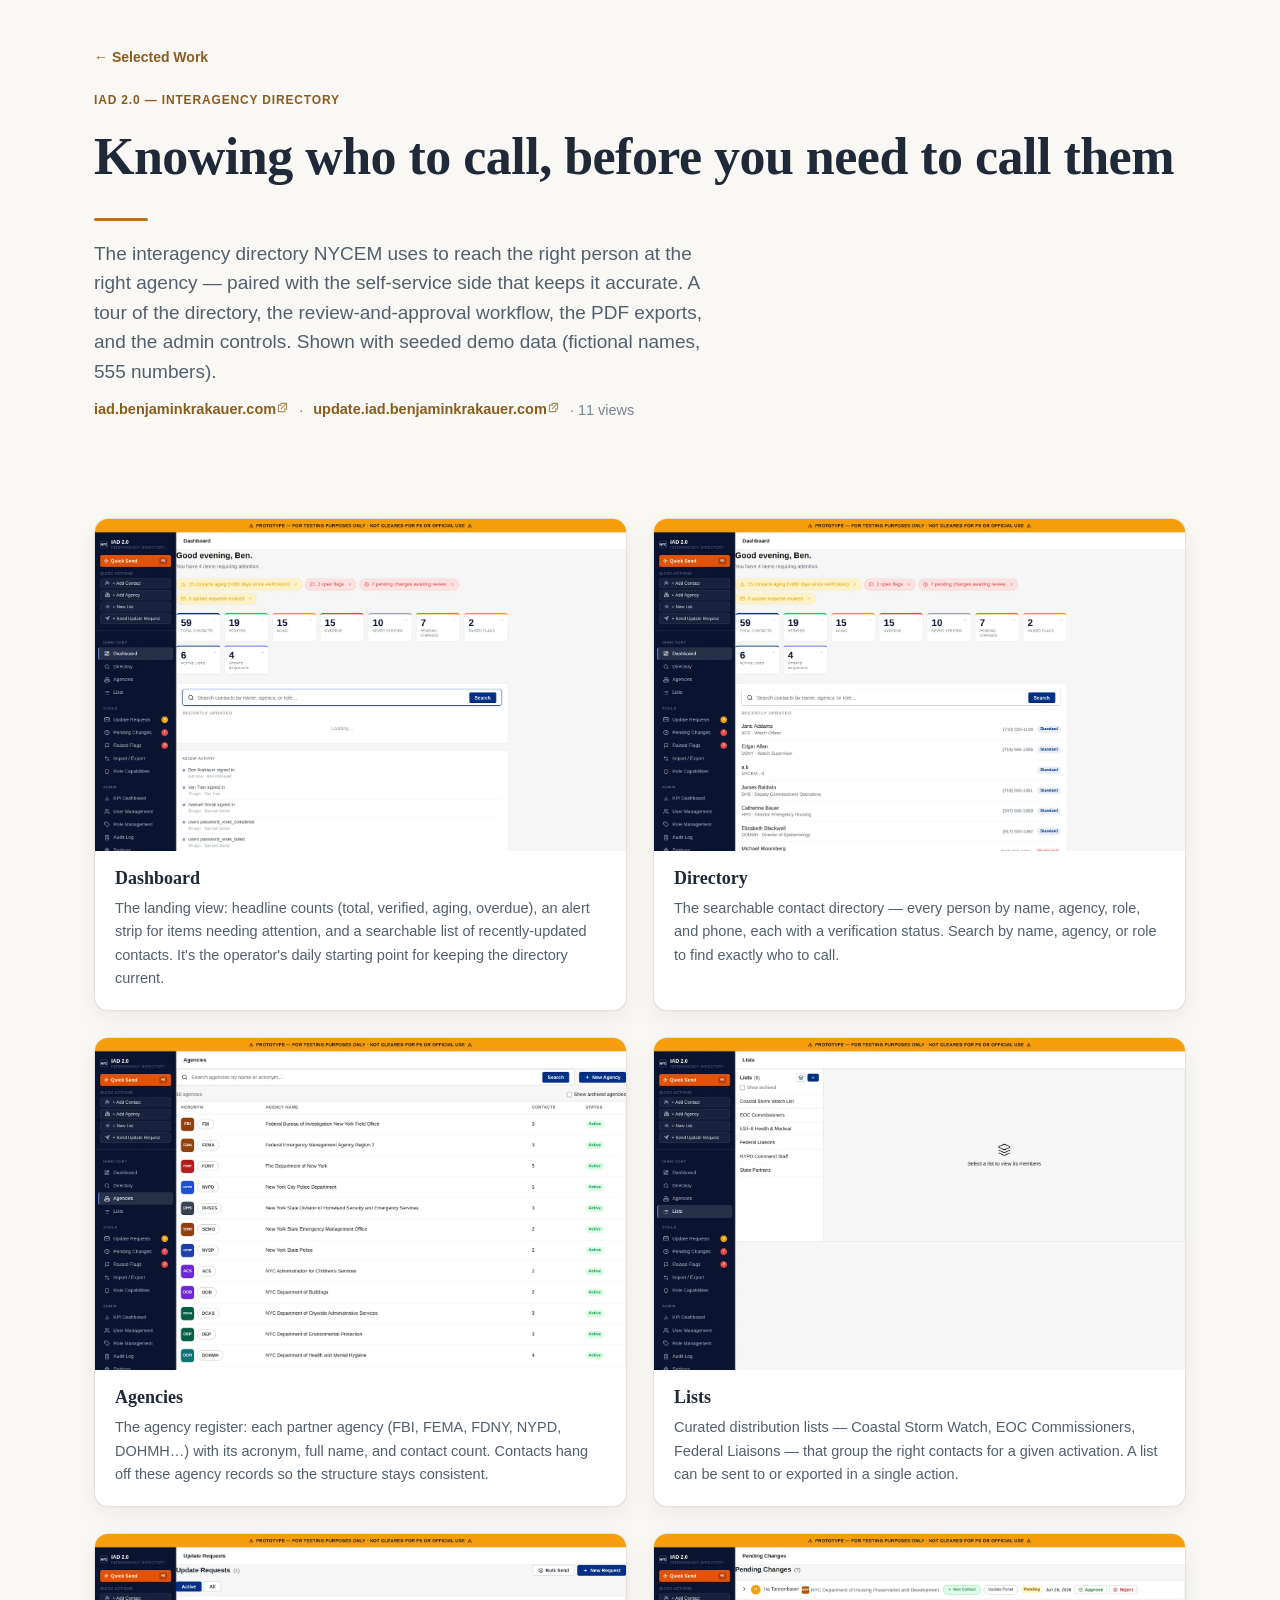
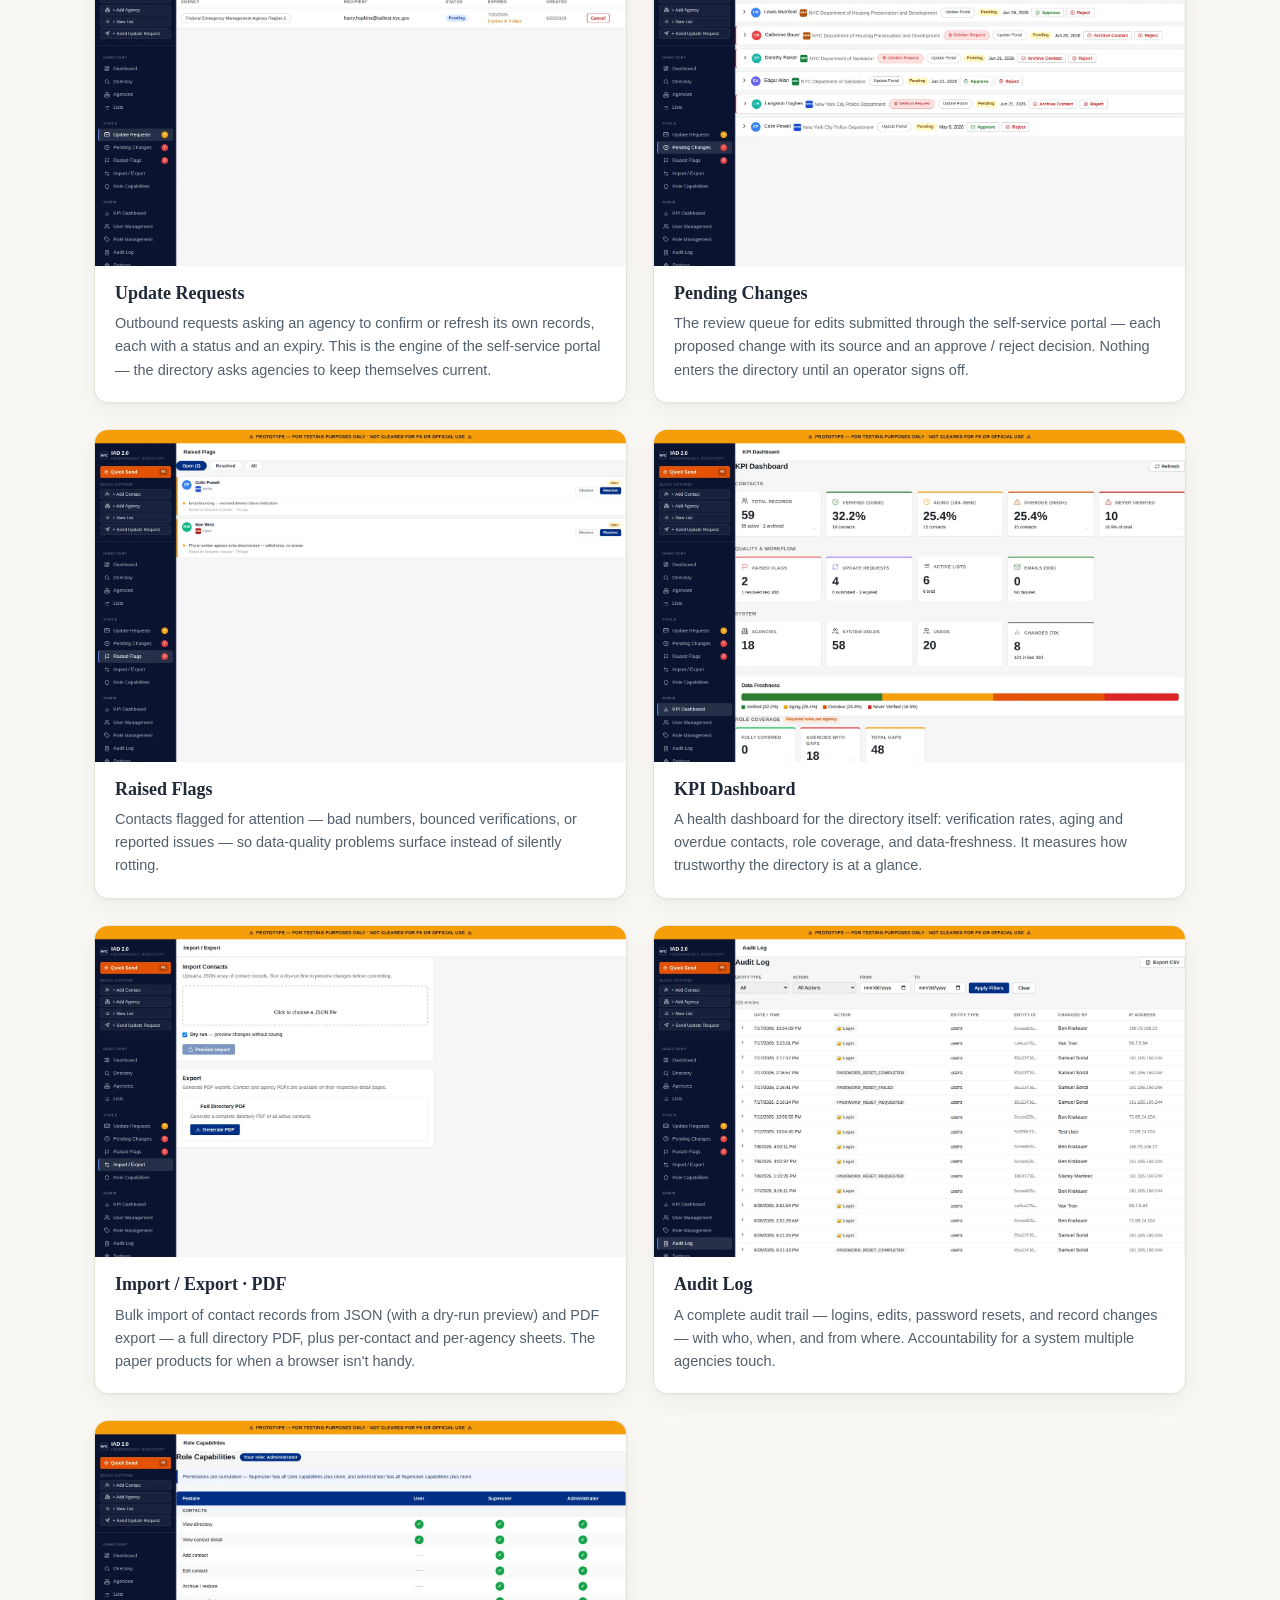
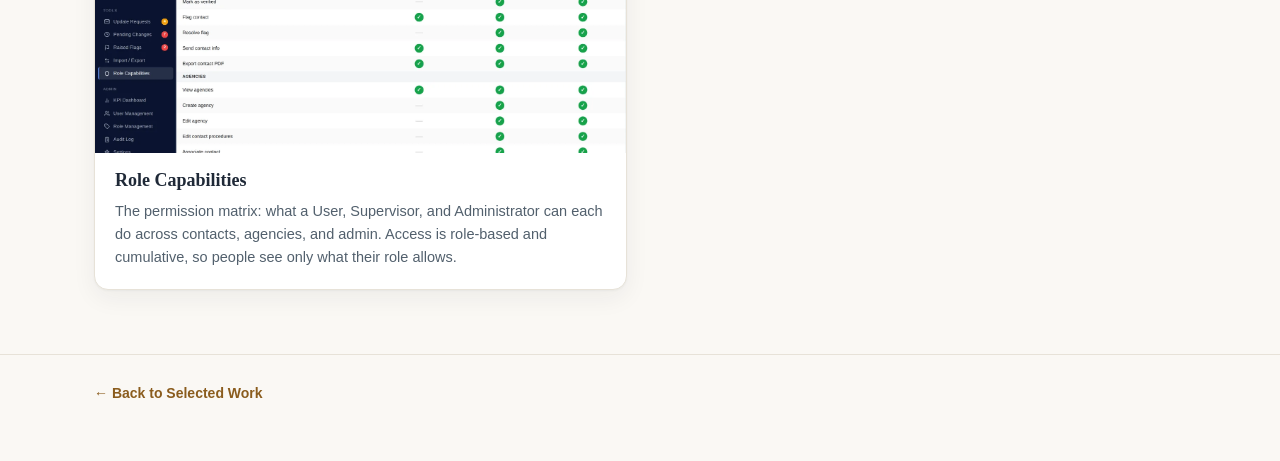
<file: src/iad.html>
<!doctype html>
<html lang="en">
<head>
  <meta charset="utf-8" />
  <meta name="viewport" content="width=device-width, initial-scale=1" />
  <title>IAD 2.0 — Interagency Directory — Selected Work</title>
  <meta name="description" content="Inside IAD 2.0 — Interagency Directory — screens, products, and how it's built." />
  <meta name="robots" content="noindex, nofollow" />
  <meta name="color-scheme" content="light" />
  <link rel="icon" href="data:image/svg+xml,%3Csvg xmlns='http://www.w3.org/2000/svg' viewBox='0 0 32 32'%3E%3Crect width='32' height='32' rx='6' fill='%23faf8f4'/%3E%3Ctext x='16' y='23' font-size='20' text-anchor='middle' font-family='Georgia,serif' fill='%23b0762a'%3ES%3C/text%3E%3C/svg%3E" />
  <link rel="stylesheet" href="styles.css" />
  <link rel="stylesheet" href="detail.css" />
</head>
<body>
  <a class="skip-link" href="#views">Skip to screens</a>

  <header class="site-header detail-header">
    <div class="wrap">
      <a class="back-link" href="index.html">← Selected Work</a>
      <span class="detail-kicker">IAD 2.0 — Interagency Directory</span>
      <h1 class="site-title">Knowing who to call, before you need to call them</h1>
      <hr class="title-rule" aria-hidden="true" />
      <p class="site-tagline">The interagency directory NYCEM uses to reach the right person at the right agency — paired with the self-service side that keeps it accurate. A tour of the directory, the review-and-approval workflow, the PDF exports, and the admin controls. Shown with seeded demo data (fictional names, 555 numbers).</p>
      <p class="detail-links"><a href="https://iad.benjaminkrakauer.com" target="_blank" rel="noopener noreferrer">iad.benjaminkrakauer.com<svg class="ext" viewBox="0 0 16 16" width="13" height="13" aria-hidden="true"><path d="M6 3h7v7M13 3L6.5 9.5M11 9v4H3V5h4" fill="none" stroke="currentColor" stroke-width="1.4" stroke-linecap="round" stroke-linejoin="round"/></svg></a><span class="link-sep" aria-hidden="true">·</span><a href="https://update.iad.benjaminkrakauer.com" target="_blank" rel="noopener noreferrer">update.iad.benjaminkrakauer.com<svg class="ext" viewBox="0 0 16 16" width="13" height="13" aria-hidden="true"><path d="M6 3h7v7M13 3L6.5 9.5M11 9v4H3V5h4" fill="none" stroke="currentColor" stroke-width="1.4" stroke-linecap="round" stroke-linejoin="round"/></svg></a><span class="detail-count">· 11 views</span></p>
    </div>
  </header>

  <main id="views" class="wrap">
    <ul class="subgrid" role="list">

      <li class="subtile" role="listitem">
        <button class="subtile-view" data-full="assets/iad/iad-dashboard.webp?v=b126eced" data-caption="Dashboard">
          <img src="assets/iad/iad-dashboard.webp?v=b126eced" alt="IAD dashboard" loading="eager" decoding="async" />
        </button>
        <div class="subtile-body">
          <h2 class="subtile-title">Dashboard</h2>
          <p class="subtile-desc">The landing view: headline counts (total, verified, aging, overdue), an alert strip for items needing attention, and a searchable list of recently-updated contacts. It's the operator's daily starting point for keeping the directory current.</p>
        </div>
      </li>

      <li class="subtile" role="listitem">
        <button class="subtile-view" data-full="assets/iad/iad-directory.webp?v=72d1ef71" data-caption="Directory">
          <img src="assets/iad/iad-directory.webp?v=72d1ef71" alt="IAD directory" loading="eager" decoding="async" />
        </button>
        <div class="subtile-body">
          <h2 class="subtile-title">Directory</h2>
          <p class="subtile-desc">The searchable contact directory — every person by name, agency, role, and phone, each with a verification status. Search by name, agency, or role to find exactly who to call.</p>
        </div>
      </li>

      <li class="subtile" role="listitem">
        <button class="subtile-view" data-full="assets/iad/iad-agencies.webp?v=f22869ba" data-caption="Agencies">
          <img src="assets/iad/iad-agencies.webp?v=f22869ba" alt="IAD agencies" loading="eager" decoding="async" />
        </button>
        <div class="subtile-body">
          <h2 class="subtile-title">Agencies</h2>
          <p class="subtile-desc">The agency register: each partner agency (FBI, FEMA, FDNY, NYPD, DOHMH…) with its acronym, full name, and contact count. Contacts hang off these agency records so the structure stays consistent.</p>
        </div>
      </li>

      <li class="subtile" role="listitem">
        <button class="subtile-view" data-full="assets/iad/iad-lists.webp?v=bd3b17e3" data-caption="Lists">
          <img src="assets/iad/iad-lists.webp?v=bd3b17e3" alt="IAD lists" loading="eager" decoding="async" />
        </button>
        <div class="subtile-body">
          <h2 class="subtile-title">Lists</h2>
          <p class="subtile-desc">Curated distribution lists — Coastal Storm Watch, EOC Commissioners, Federal Liaisons — that group the right contacts for a given activation. A list can be sent to or exported in a single action.</p>
        </div>
      </li>

      <li class="subtile" role="listitem">
        <button class="subtile-view" data-full="assets/iad/iad-update-requests.webp?v=d36d53b2" data-caption="Update Requests">
          <img src="assets/iad/iad-update-requests.webp?v=d36d53b2" alt="IAD update requests" loading="eager" decoding="async" />
        </button>
        <div class="subtile-body">
          <h2 class="subtile-title">Update Requests</h2>
          <p class="subtile-desc">Outbound requests asking an agency to confirm or refresh its own records, each with a status and an expiry. This is the engine of the self-service portal — the directory asks agencies to keep themselves current.</p>
        </div>
      </li>

      <li class="subtile" role="listitem">
        <button class="subtile-view" data-full="assets/iad/iad-pending.webp?v=dba5096d" data-caption="Pending Changes">
          <img src="assets/iad/iad-pending.webp?v=dba5096d" alt="IAD pending changes" loading="eager" decoding="async" />
        </button>
        <div class="subtile-body">
          <h2 class="subtile-title">Pending Changes</h2>
          <p class="subtile-desc">The review queue for edits submitted through the self-service portal — each proposed change with its source and an approve / reject decision. Nothing enters the directory until an operator signs off.</p>
        </div>
      </li>

      <li class="subtile" role="listitem">
        <button class="subtile-view" data-full="assets/iad/iad-flags.webp?v=bb0ed89e" data-caption="Raised Flags">
          <img src="assets/iad/iad-flags.webp?v=bb0ed89e" alt="IAD raised flags" loading="eager" decoding="async" />
        </button>
        <div class="subtile-body">
          <h2 class="subtile-title">Raised Flags</h2>
          <p class="subtile-desc">Contacts flagged for attention — bad numbers, bounced verifications, or reported issues — so data-quality problems surface instead of silently rotting.</p>
        </div>
      </li>

      <li class="subtile" role="listitem">
        <button class="subtile-view" data-full="assets/iad/iad-kpi.webp?v=07c00078" data-caption="KPI Dashboard">
          <img src="assets/iad/iad-kpi.webp?v=07c00078" alt="IAD KPI dashboard" loading="eager" decoding="async" />
        </button>
        <div class="subtile-body">
          <h2 class="subtile-title">KPI Dashboard</h2>
          <p class="subtile-desc">A health dashboard for the directory itself: verification rates, aging and overdue contacts, role coverage, and data-freshness. It measures how trustworthy the directory is at a glance.</p>
        </div>
      </li>

      <li class="subtile" role="listitem">
        <button class="subtile-view" data-full="assets/iad/iad-export.webp?v=f49375a3" data-caption="Import / Export · PDF">
          <img src="assets/iad/iad-export.webp?v=f49375a3" alt="IAD import and export" loading="eager" decoding="async" />
        </button>
        <div class="subtile-body">
          <h2 class="subtile-title">Import / Export <span aria-hidden="true">·</span> PDF</h2>
          <p class="subtile-desc">Bulk import of contact records from JSON (with a dry-run preview) and PDF export — a full directory PDF, plus per-contact and per-agency sheets. The paper products for when a browser isn't handy.</p>
        </div>
      </li>

      <li class="subtile" role="listitem">
        <button class="subtile-view" data-full="assets/iad/iad-audit.webp?v=43d5c648" data-caption="Audit Log">
          <img src="assets/iad/iad-audit.webp?v=43d5c648" alt="IAD audit log" loading="eager" decoding="async" />
        </button>
        <div class="subtile-body">
          <h2 class="subtile-title">Audit Log</h2>
          <p class="subtile-desc">A complete audit trail — logins, edits, password resets, and record changes — with who, when, and from where. Accountability for a system multiple agencies touch.</p>
        </div>
      </li>

      <li class="subtile" role="listitem">
        <button class="subtile-view" data-full="assets/iad/iad-roles.webp?v=1f5c4d3f" data-caption="Role Capabilities">
          <img src="assets/iad/iad-roles.webp?v=1f5c4d3f" alt="IAD role capabilities" loading="eager" decoding="async" />
        </button>
        <div class="subtile-body">
          <h2 class="subtile-title">Role Capabilities</h2>
          <p class="subtile-desc">The permission matrix: what a User, Supervisor, and Administrator can each do across contacts, agencies, and admin. Access is role-based and cumulative, so people see only what their role allows.</p>
        </div>
      </li>

    </ul>
  </main>

  <footer class="site-footer">
    <div class="wrap"><p><a class="back-link" href="index.html" style="margin:0">← Back to Selected Work</a></p></div>
  </footer>

  <div class="lightbox" id="lb" hidden role="dialog" aria-modal="true" aria-label="Screenshot viewer">
    <div class="lb-bar">
      <span class="lb-caption"></span>
      <div class="lb-actions">
        <a class="lb-btn lb-download" hidden target="_blank" rel="noopener">↓ Download PDF</a>
        <button class="lb-btn lb-close" type="button">✕ Close</button>
      </div>
    </div>
    <div class="lb-stage">
      <button class="lb-nav prev" type="button" aria-label="Previous screen">‹</button>
      <img class="lb-img" alt="" />
      <button class="lb-nav next" type="button" aria-label="Next screen">›</button>
    </div>
  </div>

  <script src="detail.js"></script>
</body>
</html>
</file>
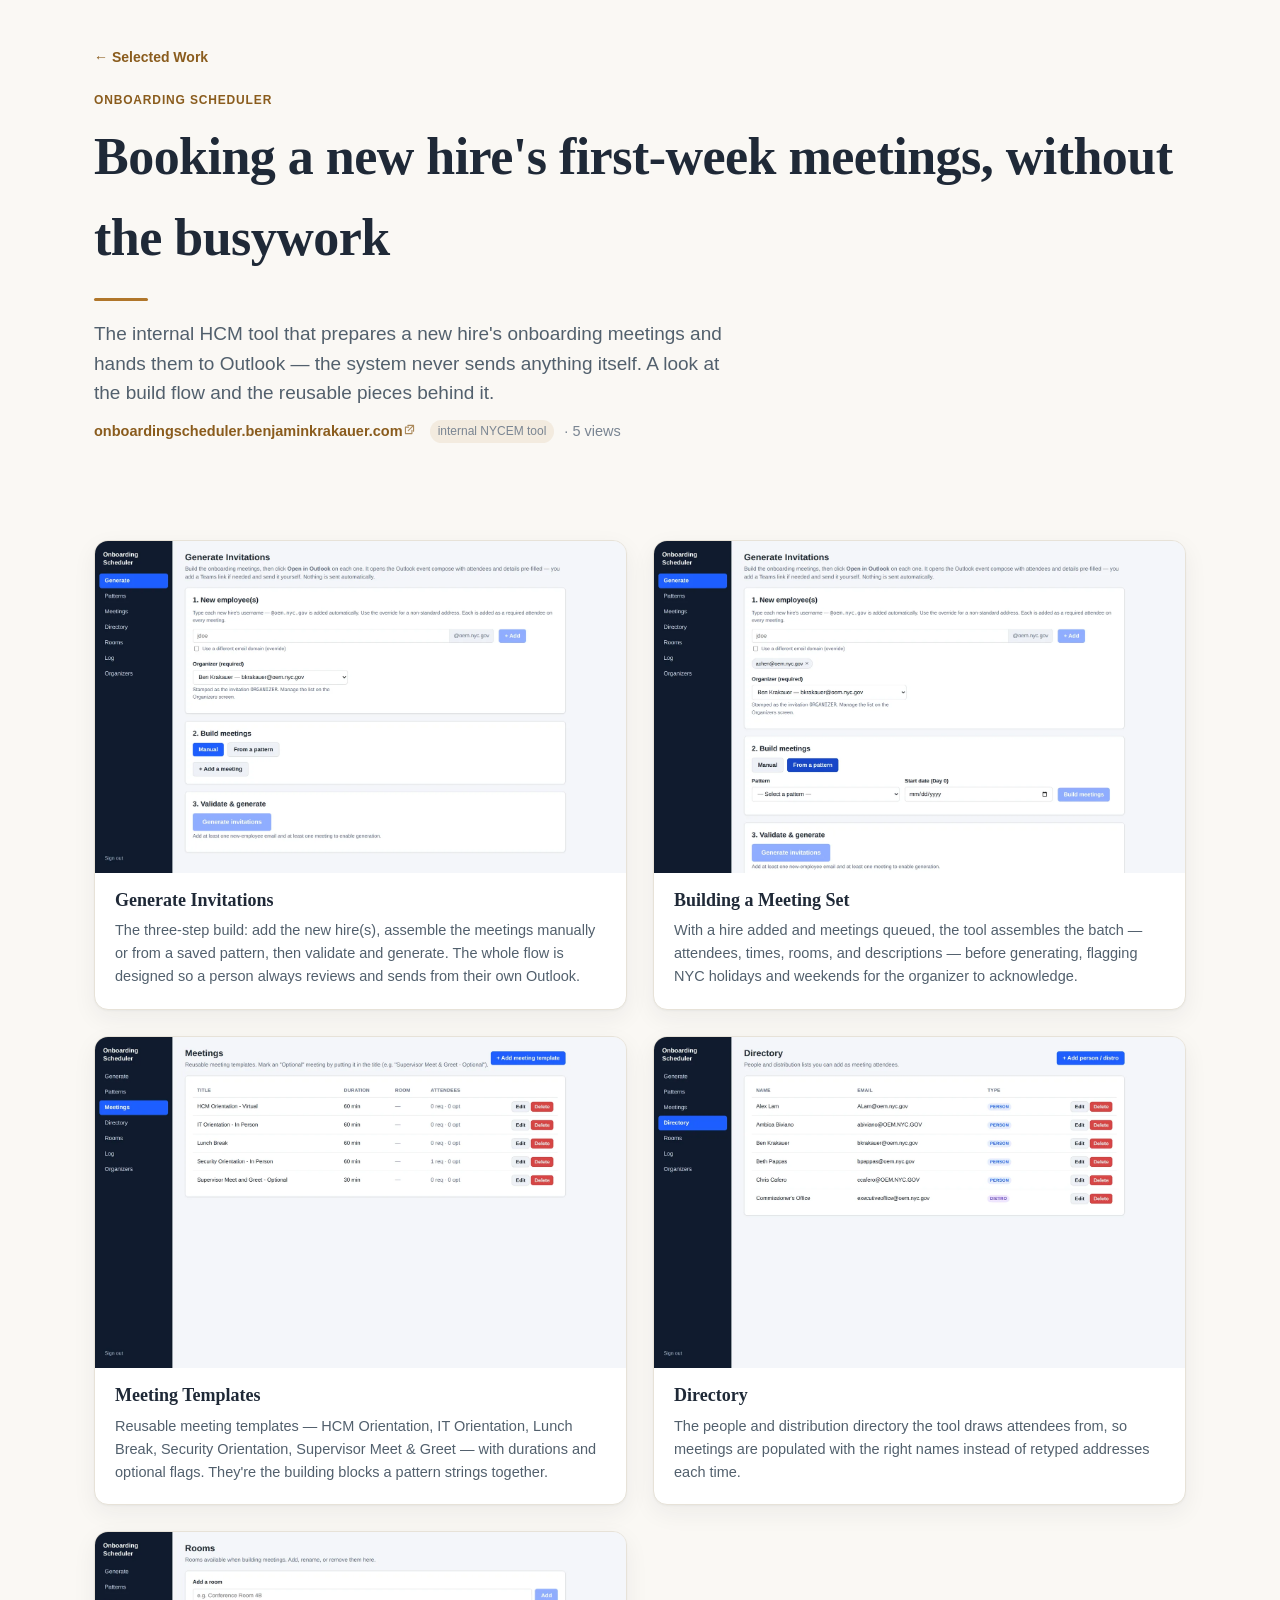
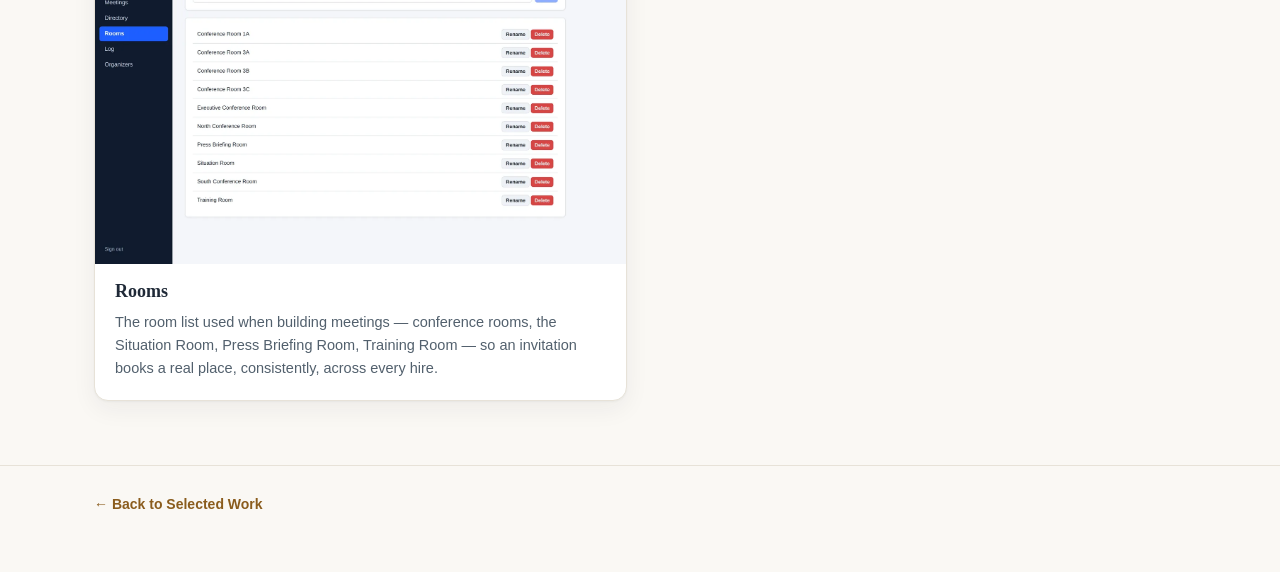
<file: src/onboarding.html>
<!doctype html>
<html lang="en">
<head>
  <meta charset="utf-8" />
  <meta name="viewport" content="width=device-width, initial-scale=1" />
  <title>Onboarding Scheduler — Selected Work</title>
  <meta name="description" content="Inside Onboarding Scheduler — screens, products, and how it's built." />
  <meta name="robots" content="noindex, nofollow" />
  <meta name="color-scheme" content="light" />
  <link rel="icon" href="data:image/svg+xml,%3Csvg xmlns='http://www.w3.org/2000/svg' viewBox='0 0 32 32'%3E%3Crect width='32' height='32' rx='6' fill='%23faf8f4'/%3E%3Ctext x='16' y='23' font-size='20' text-anchor='middle' font-family='Georgia,serif' fill='%23b0762a'%3ES%3C/text%3E%3C/svg%3E" />
  <link rel="stylesheet" href="styles.css" />
  <link rel="stylesheet" href="detail.css" />
</head>
<body>
  <a class="skip-link" href="#views">Skip to screens</a>

  <header class="site-header detail-header">
    <div class="wrap">
      <a class="back-link" href="index.html">← Selected Work</a>
      <span class="detail-kicker">Onboarding Scheduler</span>
      <h1 class="site-title">Booking a new hire's first-week meetings, without the busywork</h1>
      <hr class="title-rule" aria-hidden="true" />
      <p class="site-tagline">The internal HCM tool that prepares a new hire's onboarding meetings and hands them to Outlook — the system never sends anything itself. A look at the build flow and the reusable pieces behind it.</p>
      <p class="detail-links"><a href="https://onboardingscheduler.benjaminkrakauer.com" target="_blank" rel="noopener noreferrer">onboardingscheduler.benjaminkrakauer.com<svg class="ext" viewBox="0 0 16 16" width="13" height="13" aria-hidden="true"><path d="M6 3h7v7M13 3L6.5 9.5M11 9v4H3V5h4" fill="none" stroke="currentColor" stroke-width="1.4" stroke-linecap="round" stroke-linejoin="round"/></svg></a><span class="link-note">internal NYCEM tool</span><span class="detail-count">· 5 views</span></p>
    </div>
  </header>

  <main id="views" class="wrap">
    <ul class="subgrid" role="list">

      <li class="subtile" role="listitem">
        <button class="subtile-view" data-full="assets/onboarding/ob-generate.webp?v=b0bd9ecb" data-caption="Generate Invitations">
          <img src="assets/onboarding/ob-generate.webp?v=b0bd9ecb" alt="Generate invitations" loading="eager" decoding="async" />
        </button>
        <div class="subtile-body">
          <h2 class="subtile-title">Generate Invitations</h2>
          <p class="subtile-desc">The three-step build: add the new hire(s), assemble the meetings manually or from a saved pattern, then validate and generate. The whole flow is designed so a person always reviews and sends from their own Outlook.</p>
        </div>
      </li>

      <li class="subtile" role="listitem">
        <button class="subtile-view" data-full="assets/onboarding/ob-build.webp?v=b9645c63" data-caption="Building a Meeting Set">
          <img src="assets/onboarding/ob-build.webp?v=b9645c63" alt="Building a meeting set" loading="eager" decoding="async" />
        </button>
        <div class="subtile-body">
          <h2 class="subtile-title">Building a Meeting Set</h2>
          <p class="subtile-desc">With a hire added and meetings queued, the tool assembles the batch — attendees, times, rooms, and descriptions — before generating, flagging NYC holidays and weekends for the organizer to acknowledge.</p>
        </div>
      </li>

      <li class="subtile" role="listitem">
        <button class="subtile-view" data-full="assets/onboarding/ob-meetings.webp?v=e3f49861" data-caption="Meeting Templates">
          <img src="assets/onboarding/ob-meetings.webp?v=e3f49861" alt="Meeting templates" loading="eager" decoding="async" />
        </button>
        <div class="subtile-body">
          <h2 class="subtile-title">Meeting Templates</h2>
          <p class="subtile-desc">Reusable meeting templates — HCM Orientation, IT Orientation, Lunch Break, Security Orientation, Supervisor Meet &amp; Greet — with durations and optional flags. They're the building blocks a pattern strings together.</p>
        </div>
      </li>

      <li class="subtile" role="listitem">
        <button class="subtile-view" data-full="assets/onboarding/ob-directory.webp?v=72214676" data-caption="Directory">
          <img src="assets/onboarding/ob-directory.webp?v=72214676" alt="Directory" loading="eager" decoding="async" />
        </button>
        <div class="subtile-body">
          <h2 class="subtile-title">Directory</h2>
          <p class="subtile-desc">The people and distribution directory the tool draws attendees from, so meetings are populated with the right names instead of retyped addresses each time.</p>
        </div>
      </li>

      <li class="subtile" role="listitem">
        <button class="subtile-view" data-full="assets/onboarding/ob-rooms.webp?v=40bf7837" data-caption="Rooms">
          <img src="assets/onboarding/ob-rooms.webp?v=40bf7837" alt="Rooms" loading="eager" decoding="async" />
        </button>
        <div class="subtile-body">
          <h2 class="subtile-title">Rooms</h2>
          <p class="subtile-desc">The room list used when building meetings — conference rooms, the Situation Room, Press Briefing Room, Training Room — so an invitation books a real place, consistently, across every hire.</p>
        </div>
      </li>

    </ul>
  </main>

  <footer class="site-footer">
    <div class="wrap"><p><a class="back-link" href="index.html" style="margin:0">← Back to Selected Work</a></p></div>
  </footer>

  <div class="lightbox" id="lb" hidden role="dialog" aria-modal="true" aria-label="Screenshot viewer">
    <div class="lb-bar">
      <span class="lb-caption"></span>
      <div class="lb-actions">
        <a class="lb-btn lb-download" hidden target="_blank" rel="noopener">↓ Download PDF</a>
        <button class="lb-btn lb-close" type="button">✕ Close</button>
      </div>
    </div>
    <div class="lb-stage">
      <button class="lb-nav prev" type="button" aria-label="Previous screen">‹</button>
      <img class="lb-img" alt="" />
      <button class="lb-nav next" type="button" aria-label="Next screen">›</button>
    </div>
  </div>

  <script src="detail.js"></script>
</body>
</html>
</file>
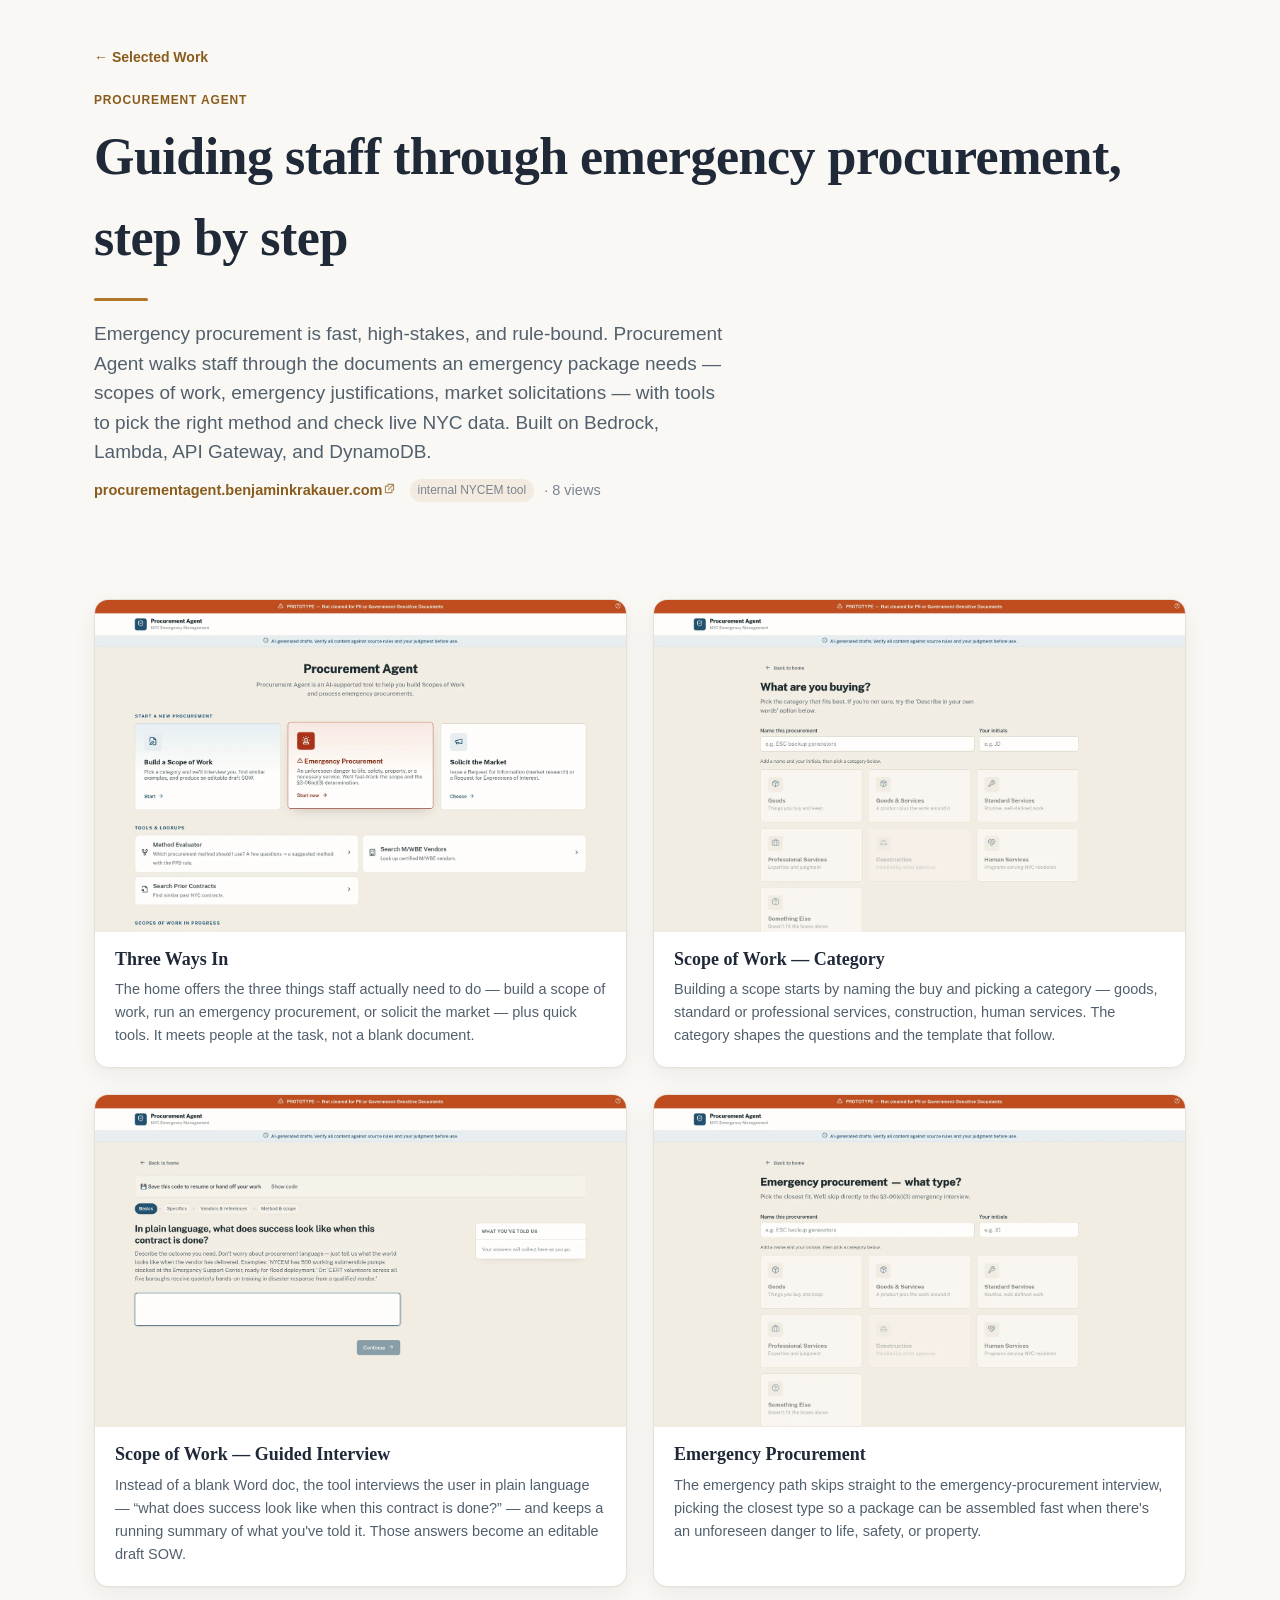
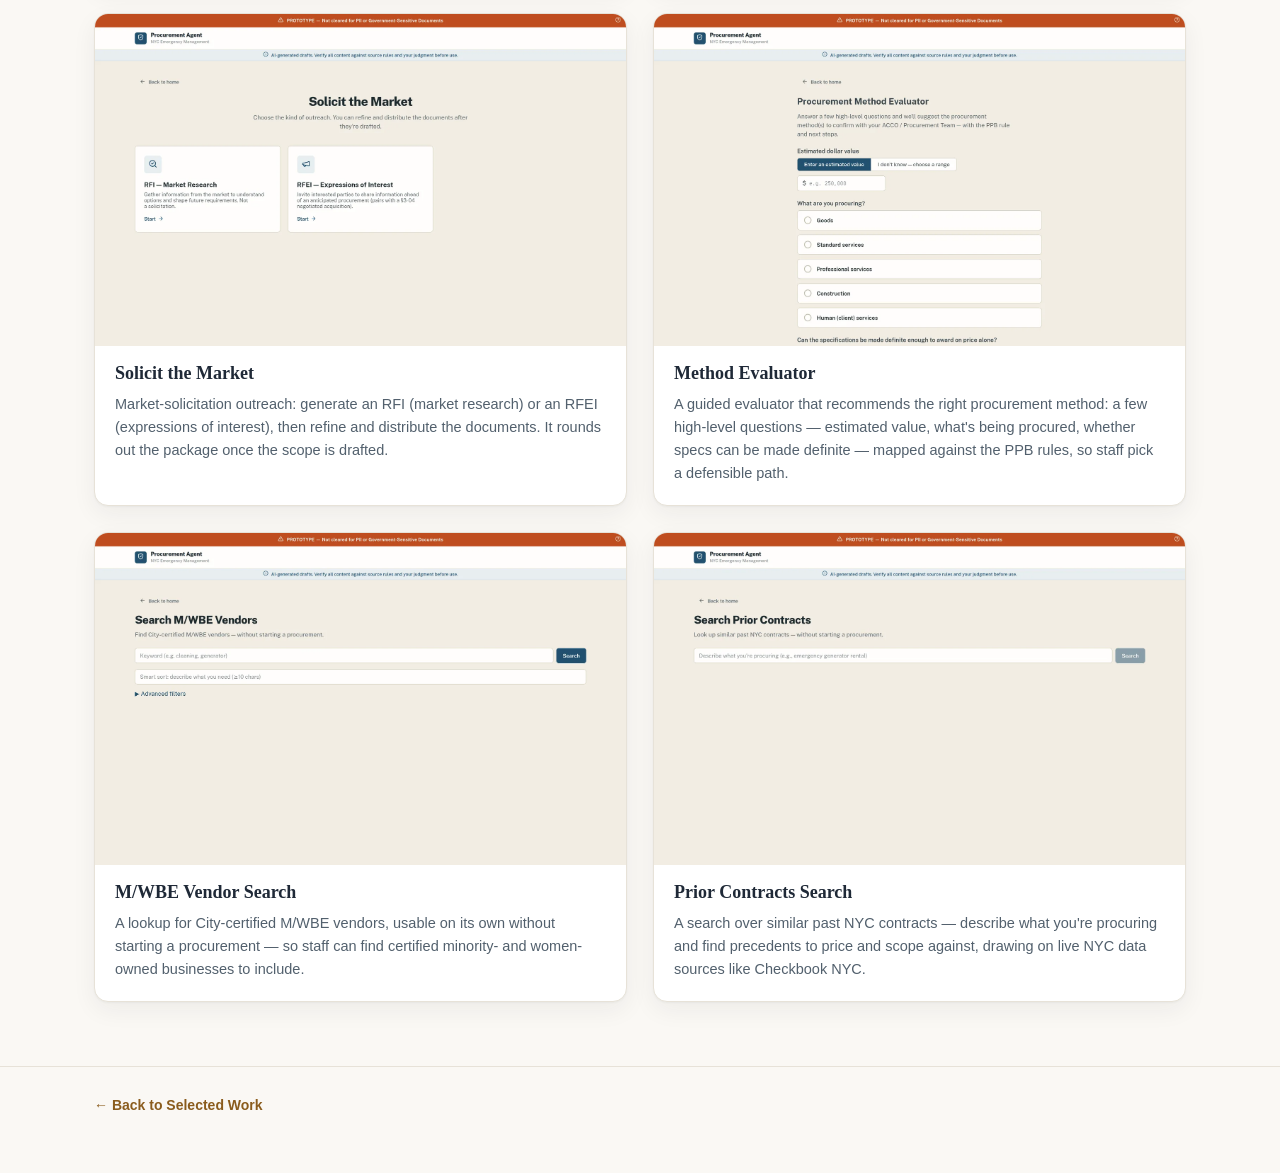
<file: src/procurement.html>
<!doctype html>
<html lang="en">
<head>
  <meta charset="utf-8" />
  <meta name="viewport" content="width=device-width, initial-scale=1" />
  <title>Procurement Agent — Selected Work</title>
  <meta name="description" content="Inside Procurement Agent — screens, products, and how it's built." />
  <meta name="robots" content="noindex, nofollow" />
  <meta name="color-scheme" content="light" />
  <link rel="icon" href="data:image/svg+xml,%3Csvg xmlns='http://www.w3.org/2000/svg' viewBox='0 0 32 32'%3E%3Crect width='32' height='32' rx='6' fill='%23faf8f4'/%3E%3Ctext x='16' y='23' font-size='20' text-anchor='middle' font-family='Georgia,serif' fill='%23b0762a'%3ES%3C/text%3E%3C/svg%3E" />
  <link rel="stylesheet" href="styles.css" />
  <link rel="stylesheet" href="detail.css" />
</head>
<body>
  <a class="skip-link" href="#views">Skip to screens</a>

  <header class="site-header detail-header">
    <div class="wrap">
      <a class="back-link" href="index.html">← Selected Work</a>
      <span class="detail-kicker">Procurement Agent</span>
      <h1 class="site-title">Guiding staff through emergency procurement, step by step</h1>
      <hr class="title-rule" aria-hidden="true" />
      <p class="site-tagline">Emergency procurement is fast, high-stakes, and rule-bound. Procurement Agent walks staff through the documents an emergency package needs — scopes of work, emergency justifications, market solicitations — with tools to pick the right method and check live NYC data. Built on Bedrock, Lambda, API Gateway, and DynamoDB.</p>
      <p class="detail-links"><a href="https://procurementagent.benjaminkrakauer.com" target="_blank" rel="noopener noreferrer">procurementagent.benjaminkrakauer.com<svg class="ext" viewBox="0 0 16 16" width="13" height="13" aria-hidden="true"><path d="M6 3h7v7M13 3L6.5 9.5M11 9v4H3V5h4" fill="none" stroke="currentColor" stroke-width="1.4" stroke-linecap="round" stroke-linejoin="round"/></svg></a><span class="link-note">internal NYCEM tool</span><span class="detail-count">· 8 views</span></p>
    </div>
  </header>

  <main id="views" class="wrap">
    <ul class="subgrid" role="list">

      <li class="subtile" role="listitem">
        <button class="subtile-view" data-full="assets/procurement/pa-home.webp?v=05dfafde" data-caption="Three Ways In">
          <img src="assets/procurement/pa-home.webp?v=05dfafde" alt="Procurement Agent home" loading="eager" decoding="async" />
        </button>
        <div class="subtile-body">
          <h2 class="subtile-title">Three Ways In</h2>
          <p class="subtile-desc">The home offers the three things staff actually need to do — build a scope of work, run an emergency procurement, or solicit the market — plus quick tools. It meets people at the task, not a blank document.</p>
        </div>
      </li>

      <li class="subtile" role="listitem">
        <button class="subtile-view" data-full="assets/procurement/pa-sow-category.webp?v=1476e3c8" data-caption="Scope of Work — Category">
          <img src="assets/procurement/pa-sow-category.webp?v=1476e3c8" alt="Scope of work category" loading="eager" decoding="async" />
        </button>
        <div class="subtile-body">
          <h2 class="subtile-title">Scope of Work — Category</h2>
          <p class="subtile-desc">Building a scope starts by naming the buy and picking a category — goods, standard or professional services, construction, human services. The category shapes the questions and the template that follow.</p>
        </div>
      </li>

      <li class="subtile" role="listitem">
        <button class="subtile-view" data-full="assets/procurement/pa-sow-interview.webp?v=91f9f3ed" data-caption="Scope of Work — Guided Interview">
          <img src="assets/procurement/pa-sow-interview.webp?v=91f9f3ed" alt="Scope of work guided interview" loading="eager" decoding="async" />
        </button>
        <div class="subtile-body">
          <h2 class="subtile-title">Scope of Work — Guided Interview</h2>
          <p class="subtile-desc">Instead of a blank Word doc, the tool interviews the user in plain language — “what does success look like when this contract is done?” — and keeps a running summary of what you've told it. Those answers become an editable draft SOW.</p>
        </div>
      </li>

      <li class="subtile" role="listitem">
        <button class="subtile-view" data-full="assets/procurement/pa-emergency.webp?v=cea12e2d" data-caption="Emergency Procurement">
          <img src="assets/procurement/pa-emergency.webp?v=cea12e2d" alt="Emergency procurement" loading="eager" decoding="async" />
        </button>
        <div class="subtile-body">
          <h2 class="subtile-title">Emergency Procurement</h2>
          <p class="subtile-desc">The emergency path skips straight to the emergency-procurement interview, picking the closest type so a package can be assembled fast when there's an unforeseen danger to life, safety, or property.</p>
        </div>
      </li>

      <li class="subtile" role="listitem">
        <button class="subtile-view" data-full="assets/procurement/pa-solicit.webp?v=3aefdfea" data-caption="Solicit the Market">
          <img src="assets/procurement/pa-solicit.webp?v=3aefdfea" alt="Solicit the market" loading="eager" decoding="async" />
        </button>
        <div class="subtile-body">
          <h2 class="subtile-title">Solicit the Market</h2>
          <p class="subtile-desc">Market-solicitation outreach: generate an RFI (market research) or an RFEI (expressions of interest), then refine and distribute the documents. It rounds out the package once the scope is drafted.</p>
        </div>
      </li>

      <li class="subtile" role="listitem">
        <button class="subtile-view" data-full="assets/procurement/pa-method.webp?v=a2d1a63d" data-caption="Method Evaluator">
          <img src="assets/procurement/pa-method.webp?v=a2d1a63d" alt="Method evaluator" loading="eager" decoding="async" />
        </button>
        <div class="subtile-body">
          <h2 class="subtile-title">Method Evaluator</h2>
          <p class="subtile-desc">A guided evaluator that recommends the right procurement method: a few high-level questions — estimated value, what's being procured, whether specs can be made definite — mapped against the PPB rules, so staff pick a defensible path.</p>
        </div>
      </li>

      <li class="subtile" role="listitem">
        <button class="subtile-view" data-full="assets/procurement/pa-mwbe.webp?v=982dbda6" data-caption="M/WBE Vendor Search">
          <img src="assets/procurement/pa-mwbe.webp?v=982dbda6" alt="M/WBE vendor search" loading="eager" decoding="async" />
        </button>
        <div class="subtile-body">
          <h2 class="subtile-title">M/WBE Vendor Search</h2>
          <p class="subtile-desc">A lookup for City-certified M/WBE vendors, usable on its own without starting a procurement — so staff can find certified minority- and women-owned businesses to include.</p>
        </div>
      </li>

      <li class="subtile" role="listitem">
        <button class="subtile-view" data-full="assets/procurement/pa-contracts.webp?v=8ebf8ad8" data-caption="Prior Contracts Search">
          <img src="assets/procurement/pa-contracts.webp?v=8ebf8ad8" alt="Prior contracts search" loading="eager" decoding="async" />
        </button>
        <div class="subtile-body">
          <h2 class="subtile-title">Prior Contracts Search</h2>
          <p class="subtile-desc">A search over similar past NYC contracts — describe what you're procuring and find precedents to price and scope against, drawing on live NYC data sources like Checkbook NYC.</p>
        </div>
      </li>

    </ul>
  </main>

  <footer class="site-footer">
    <div class="wrap"><p><a class="back-link" href="index.html" style="margin:0">← Back to Selected Work</a></p></div>
  </footer>

  <div class="lightbox" id="lb" hidden role="dialog" aria-modal="true" aria-label="Screenshot viewer">
    <div class="lb-bar">
      <span class="lb-caption"></span>
      <div class="lb-actions">
        <a class="lb-btn lb-download" hidden target="_blank" rel="noopener">↓ Download PDF</a>
        <button class="lb-btn lb-close" type="button">✕ Close</button>
      </div>
    </div>
    <div class="lb-stage">
      <button class="lb-nav prev" type="button" aria-label="Previous screen">‹</button>
      <img class="lb-img" alt="" />
      <button class="lb-nav next" type="button" aria-label="Next screen">›</button>
    </div>
  </div>

  <script src="detail.js"></script>
</body>
</html>
</file>
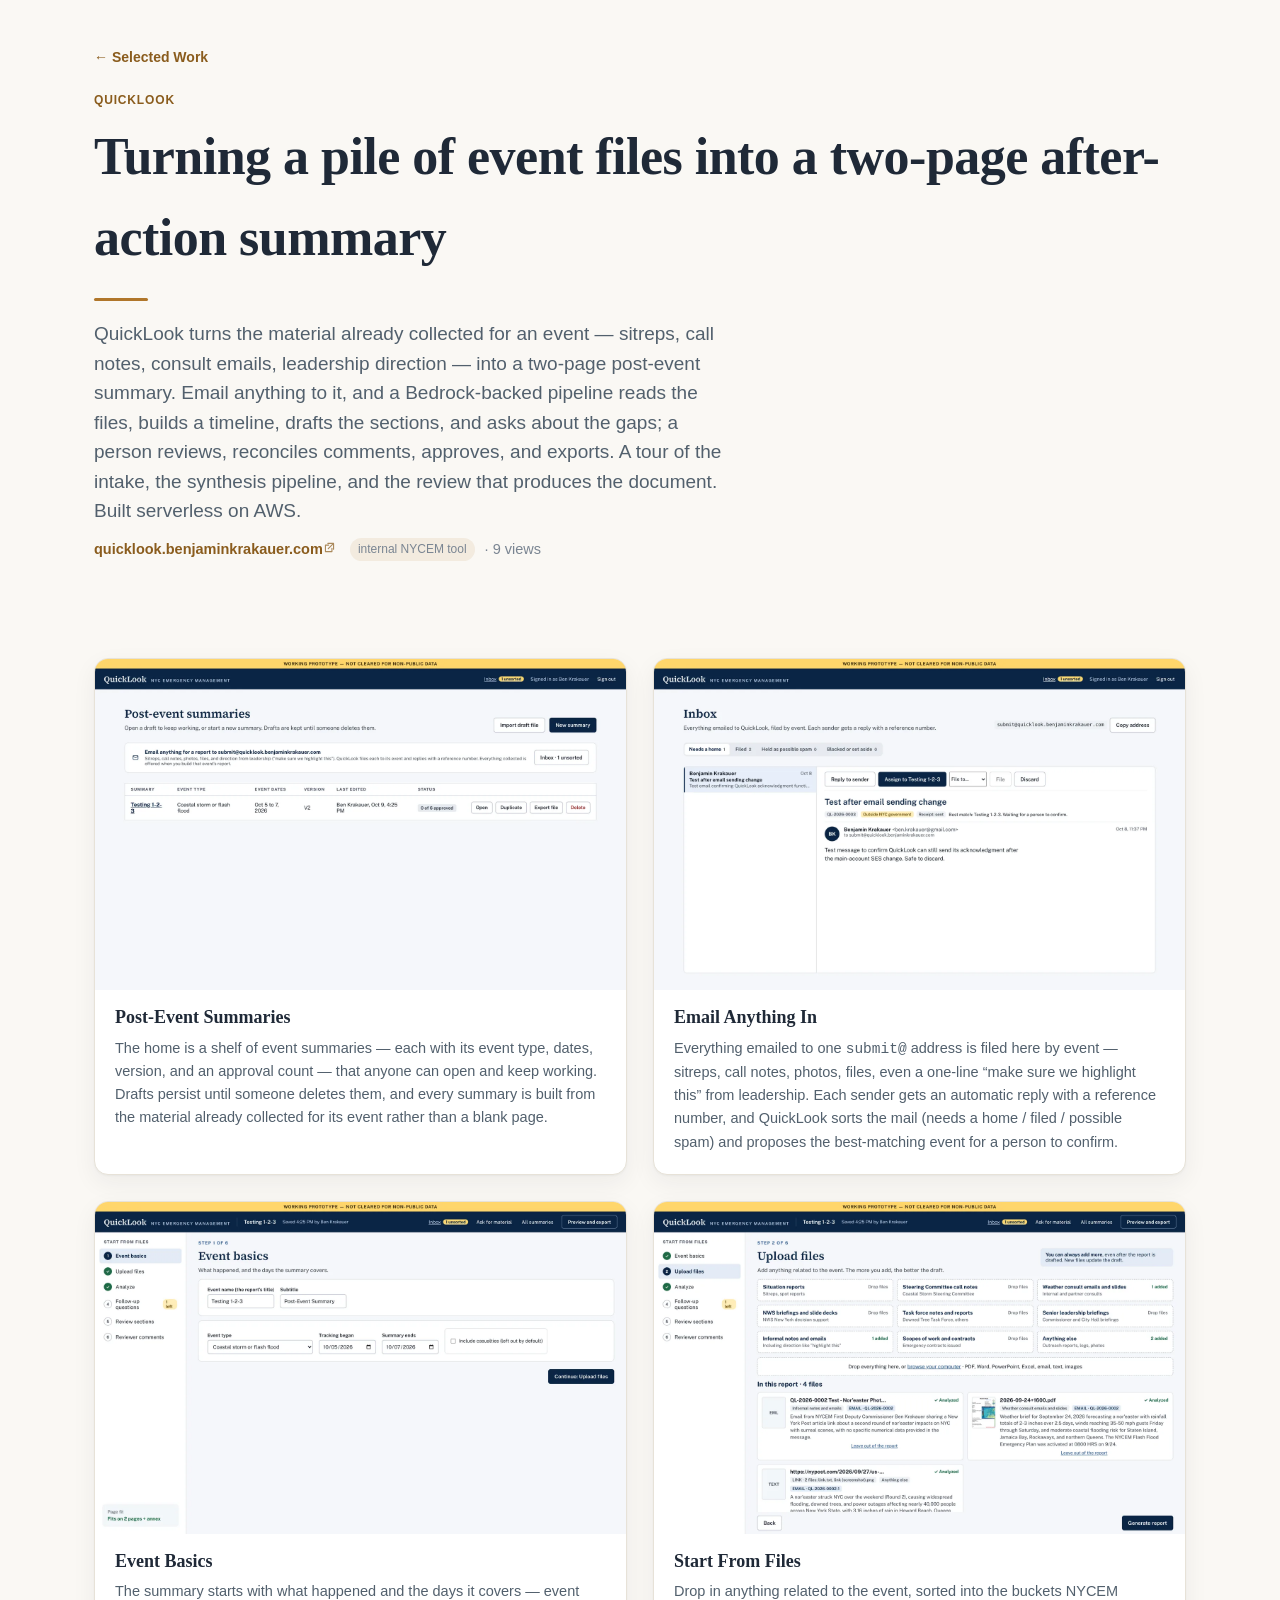
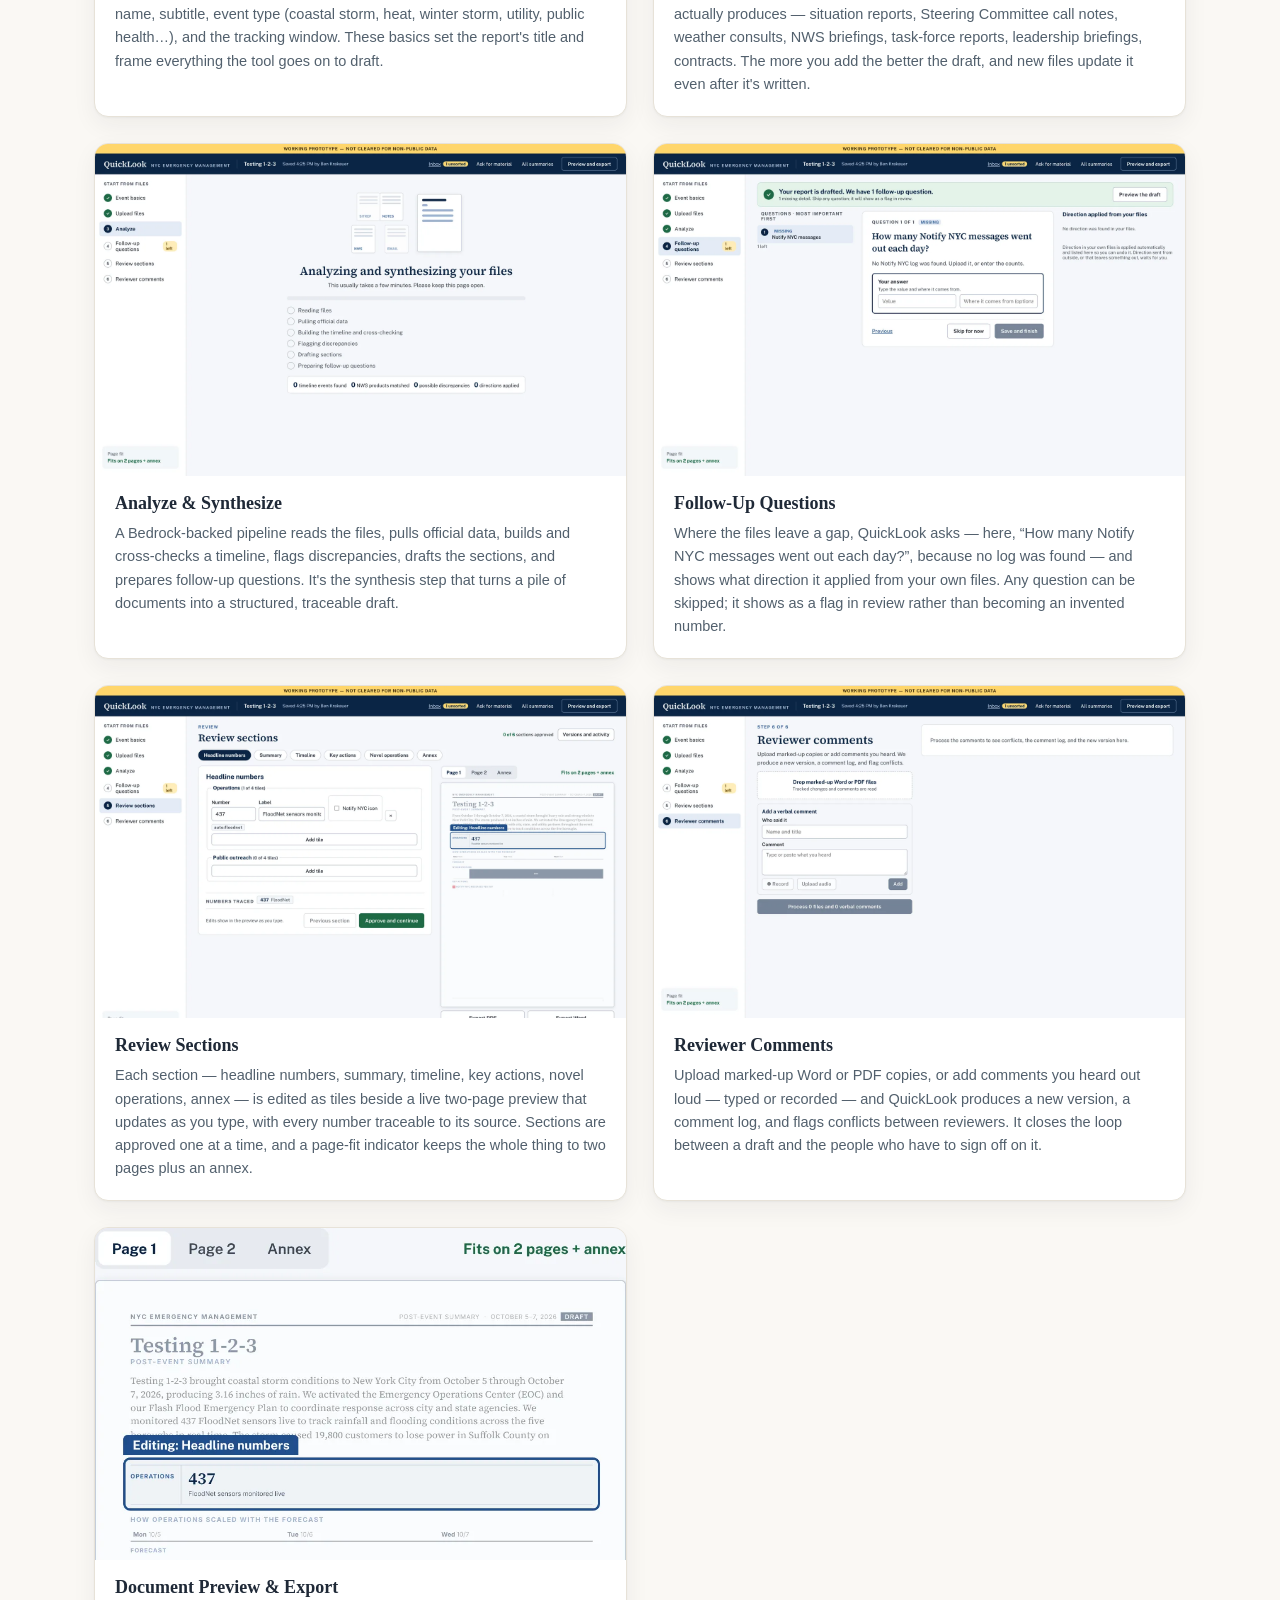
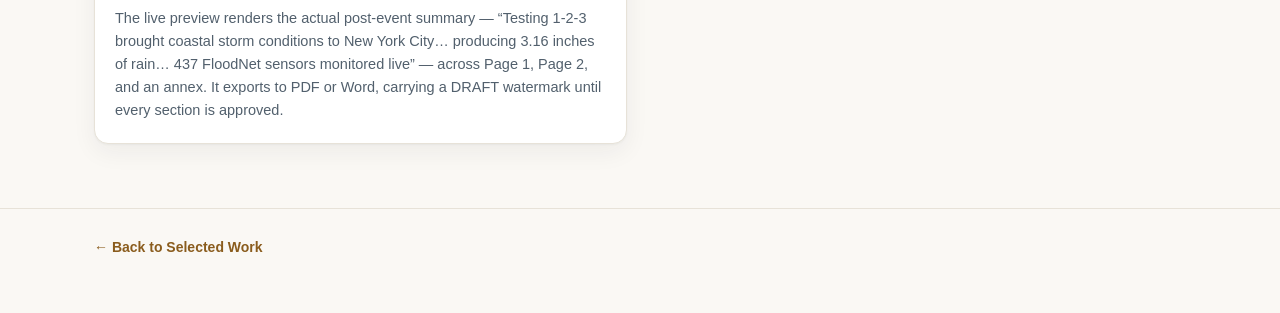
<file: src/quicklook.html>
<!doctype html>
<html lang="en">
<head>
  <meta charset="utf-8" />
  <meta name="viewport" content="width=device-width, initial-scale=1" />
  <title>QuickLook — Selected Work</title>
  <meta name="description" content="Inside QuickLook — screens, products, and how it's built." />
  <meta name="robots" content="noindex, nofollow" />
  <meta name="color-scheme" content="light" />
  <link rel="icon" href="data:image/svg+xml,%3Csvg xmlns='http://www.w3.org/2000/svg' viewBox='0 0 32 32'%3E%3Crect width='32' height='32' rx='6' fill='%23faf8f4'/%3E%3Ctext x='16' y='23' font-size='20' text-anchor='middle' font-family='Georgia,serif' fill='%23b0762a'%3ES%3C/text%3E%3C/svg%3E" />
  <link rel="stylesheet" href="styles.css" />
  <link rel="stylesheet" href="detail.css" />
</head>
<body>
  <a class="skip-link" href="#views">Skip to screens</a>

  <header class="site-header detail-header">
    <div class="wrap">
      <a class="back-link" href="index.html">← Selected Work</a>
      <span class="detail-kicker">QuickLook</span>
      <h1 class="site-title">Turning a pile of event files into a two-page after-action summary</h1>
      <hr class="title-rule" aria-hidden="true" />
      <p class="site-tagline">QuickLook turns the material already collected for an event — sitreps, call notes, consult emails, leadership direction — into a two-page post-event summary. Email anything to it, and a Bedrock-backed pipeline reads the files, builds a timeline, drafts the sections, and asks about the gaps; a person reviews, reconciles comments, approves, and exports. A tour of the intake, the synthesis pipeline, and the review that produces the document. Built serverless on AWS.</p>
      <p class="detail-links"><a href="https://quicklook.benjaminkrakauer.com" target="_blank" rel="noopener noreferrer">quicklook.benjaminkrakauer.com<svg class="ext" viewBox="0 0 16 16" width="13" height="13" aria-hidden="true"><path d="M6 3h7v7M13 3L6.5 9.5M11 9v4H3V5h4" fill="none" stroke="currentColor" stroke-width="1.4" stroke-linecap="round" stroke-linejoin="round"/></svg></a><span class="link-note">internal NYCEM tool</span><span class="detail-count">· 9 views</span></p>
    </div>
  </header>

  <main id="views" class="wrap">
    <ul class="subgrid" role="list">

      <li class="subtile" role="listitem">
        <button class="subtile-view" data-full="assets/quicklook/ql-home.webp?v=c74c5cd0" data-caption="Post-Event Summaries">
          <img src="assets/quicklook/ql-home.webp?v=c74c5cd0" alt="Post-event summaries" loading="eager" decoding="async" />
        </button>
        <div class="subtile-body">
          <h2 class="subtile-title">Post-Event Summaries</h2>
          <p class="subtile-desc">The home is a shelf of event summaries — each with its event type, dates, version, and an approval count — that anyone can open and keep working. Drafts persist until someone deletes them, and every summary is built from the material already collected for its event rather than a blank page.</p>
        </div>
      </li>

      <li class="subtile" role="listitem">
        <button class="subtile-view" data-full="assets/quicklook/ql-inbox.webp?v=d2d54ac2" data-caption="Email Anything In">
          <img src="assets/quicklook/ql-inbox.webp?v=d2d54ac2" alt="Email anything in" loading="eager" decoding="async" />
        </button>
        <div class="subtile-body">
          <h2 class="subtile-title">Email Anything In</h2>
          <p class="subtile-desc">Everything emailed to one <code>submit@</code> address is filed here by event — sitreps, call notes, photos, files, even a one-line “make sure we highlight this” from leadership. Each sender gets an automatic reply with a reference number, and QuickLook sorts the mail (needs a home / filed / possible spam) and proposes the best-matching event for a person to confirm.</p>
        </div>
      </li>

      <li class="subtile" role="listitem">
        <button class="subtile-view" data-full="assets/quicklook/ql-basics.webp?v=2c64c5fd" data-caption="Event Basics">
          <img src="assets/quicklook/ql-basics.webp?v=2c64c5fd" alt="Event basics" loading="eager" decoding="async" />
        </button>
        <div class="subtile-body">
          <h2 class="subtile-title">Event Basics</h2>
          <p class="subtile-desc">The summary starts with what happened and the days it covers — event name, subtitle, event type (coastal storm, heat, winter storm, utility, public health…), and the tracking window. These basics set the report's title and frame everything the tool goes on to draft.</p>
        </div>
      </li>

      <li class="subtile" role="listitem">
        <button class="subtile-view" data-full="assets/quicklook/ql-upload.webp?v=8a37f7c9" data-caption="Start From Files">
          <img src="assets/quicklook/ql-upload.webp?v=8a37f7c9" alt="Start from files" loading="eager" decoding="async" />
        </button>
        <div class="subtile-body">
          <h2 class="subtile-title">Start From Files</h2>
          <p class="subtile-desc">Drop in anything related to the event, sorted into the buckets NYCEM actually produces — situation reports, Steering Committee call notes, weather consults, NWS briefings, task-force reports, leadership briefings, contracts. The more you add the better the draft, and new files update it even after it's written.</p>
        </div>
      </li>

      <li class="subtile" role="listitem">
        <button class="subtile-view" data-full="assets/quicklook/ql-analyze.webp?v=5ec0b90f" data-caption="Analyze &amp; Synthesize">
          <img src="assets/quicklook/ql-analyze.webp?v=5ec0b90f" alt="Analyze and synthesize" loading="eager" decoding="async" />
        </button>
        <div class="subtile-body">
          <h2 class="subtile-title">Analyze &amp; Synthesize</h2>
          <p class="subtile-desc">A Bedrock-backed pipeline reads the files, pulls official data, builds and cross-checks a timeline, flags discrepancies, drafts the sections, and prepares follow-up questions. It's the synthesis step that turns a pile of documents into a structured, traceable draft.</p>
        </div>
      </li>

      <li class="subtile" role="listitem">
        <button class="subtile-view" data-full="assets/quicklook/ql-questions.webp?v=c1c2ae02" data-caption="Follow-Up Questions">
          <img src="assets/quicklook/ql-questions.webp?v=c1c2ae02" alt="Follow-up questions" loading="eager" decoding="async" />
        </button>
        <div class="subtile-body">
          <h2 class="subtile-title">Follow-Up Questions</h2>
          <p class="subtile-desc">Where the files leave a gap, QuickLook asks — here, “How many Notify NYC messages went out each day?”, because no log was found — and shows what direction it applied from your own files. Any question can be skipped; it shows as a flag in review rather than becoming an invented number.</p>
        </div>
      </li>

      <li class="subtile" role="listitem">
        <button class="subtile-view" data-full="assets/quicklook/ql-review.webp?v=62367f55" data-caption="Review Sections">
          <img src="assets/quicklook/ql-review.webp?v=62367f55" alt="Review sections" loading="eager" decoding="async" />
        </button>
        <div class="subtile-body">
          <h2 class="subtile-title">Review Sections</h2>
          <p class="subtile-desc">Each section — headline numbers, summary, timeline, key actions, novel operations, annex — is edited as tiles beside a live two-page preview that updates as you type, with every number traceable to its source. Sections are approved one at a time, and a page-fit indicator keeps the whole thing to two pages plus an annex.</p>
        </div>
      </li>

      <li class="subtile" role="listitem">
        <button class="subtile-view" data-full="assets/quicklook/ql-comments.webp?v=46fcdf72" data-caption="Reviewer Comments">
          <img src="assets/quicklook/ql-comments.webp?v=46fcdf72" alt="Reviewer comments" loading="eager" decoding="async" />
        </button>
        <div class="subtile-body">
          <h2 class="subtile-title">Reviewer Comments</h2>
          <p class="subtile-desc">Upload marked-up Word or PDF copies, or add comments you heard out loud — typed or recorded — and QuickLook produces a new version, a comment log, and flags conflicts between reviewers. It closes the loop between a draft and the people who have to sign off on it.</p>
        </div>
      </li>

      <li class="subtile" role="listitem">
        <button class="subtile-view" data-full="assets/quicklook/ql-document.webp?v=c5b63b74" data-caption="Document Preview &amp; Export">
          <img src="assets/quicklook/ql-document.webp?v=c5b63b74" alt="Document preview and export" loading="eager" decoding="async" />
        </button>
        <div class="subtile-body">
          <h2 class="subtile-title">Document Preview &amp; Export</h2>
          <p class="subtile-desc">The live preview renders the actual post-event summary — “Testing 1-2-3 brought coastal storm conditions to New York City… producing 3.16 inches of rain… 437 FloodNet sensors monitored live” — across Page 1, Page 2, and an annex. It exports to PDF or Word, carrying a DRAFT watermark until every section is approved.</p>
        </div>
      </li>

    </ul>
  </main>

  <footer class="site-footer">
    <div class="wrap"><p><a class="back-link" href="index.html" style="margin:0">← Back to Selected Work</a></p></div>
  </footer>

  <div class="lightbox" id="lb" hidden role="dialog" aria-modal="true" aria-label="Screenshot viewer">
    <div class="lb-bar">
      <span class="lb-caption"></span>
      <div class="lb-actions">
        <a class="lb-btn lb-download" hidden target="_blank" rel="noopener">↓ Download PDF</a>
        <button class="lb-btn lb-close" type="button">✕ Close</button>
      </div>
    </div>
    <div class="lb-stage">
      <button class="lb-nav prev" type="button" aria-label="Previous screen">‹</button>
      <img class="lb-img" alt="" />
      <button class="lb-nav next" type="button" aria-label="Next screen">›</button>
    </div>
  </div>

  <script src="detail.js"></script>
</body>
</html>
</file>
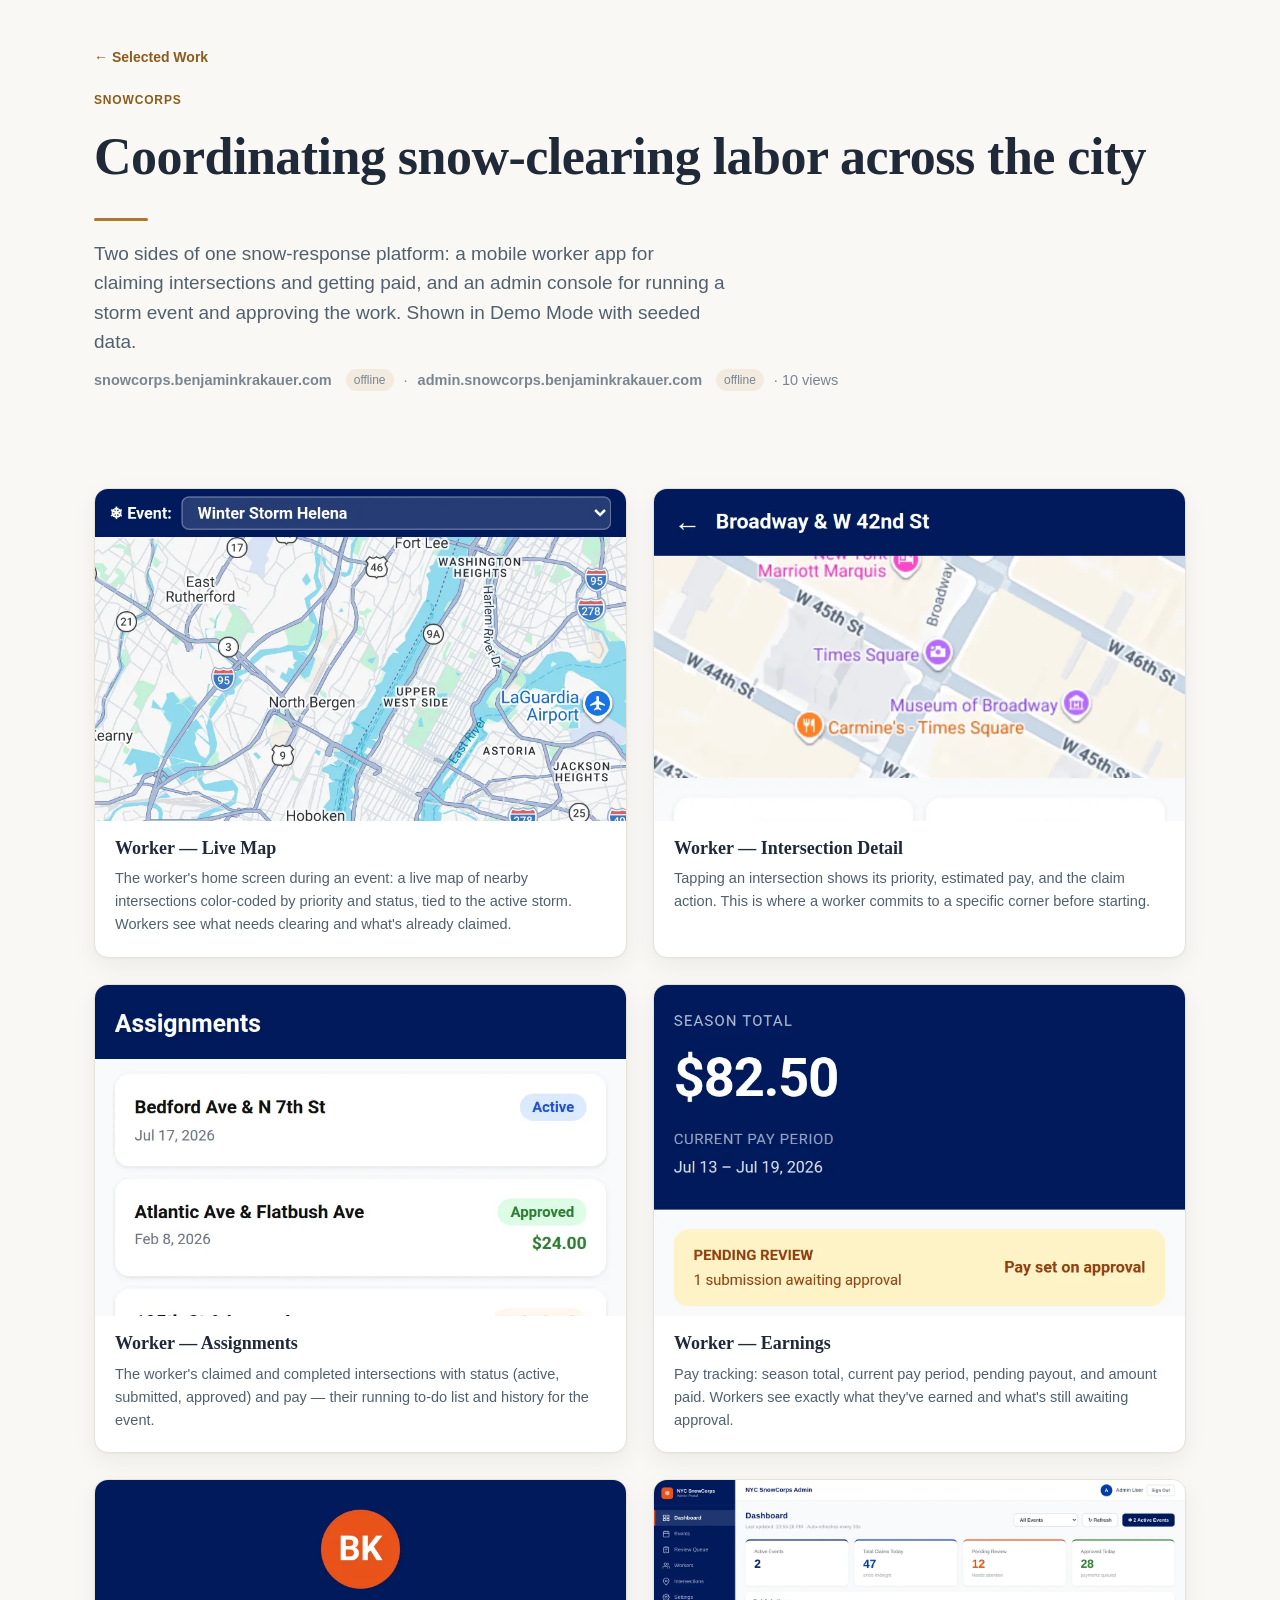
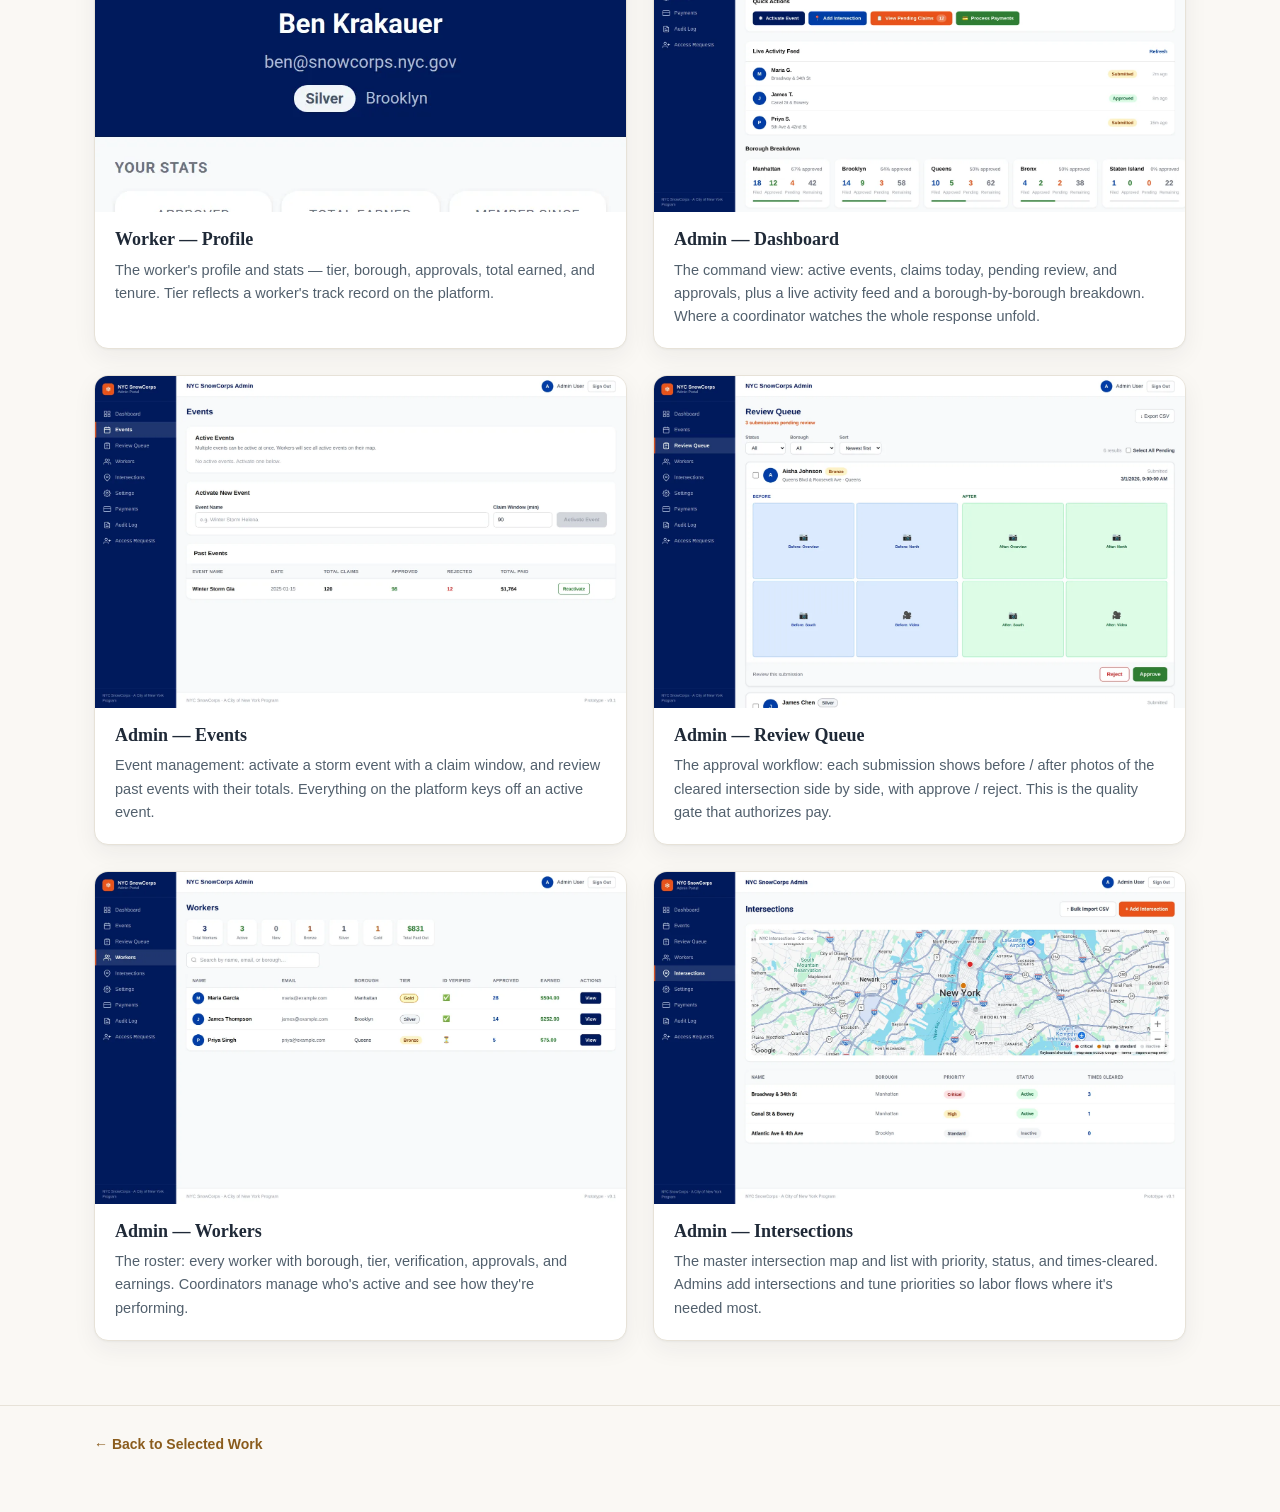
<file: src/snowcorps.html>
<!doctype html>
<html lang="en">
<head>
  <meta charset="utf-8" />
  <meta name="viewport" content="width=device-width, initial-scale=1" />
  <title>SnowCorps — Selected Work</title>
  <meta name="description" content="Inside SnowCorps — screens, products, and how it's built." />
  <meta name="robots" content="noindex, nofollow" />
  <meta name="color-scheme" content="light" />
  <link rel="icon" href="data:image/svg+xml,%3Csvg xmlns='http://www.w3.org/2000/svg' viewBox='0 0 32 32'%3E%3Crect width='32' height='32' rx='6' fill='%23faf8f4'/%3E%3Ctext x='16' y='23' font-size='20' text-anchor='middle' font-family='Georgia,serif' fill='%23b0762a'%3ES%3C/text%3E%3C/svg%3E" />
  <link rel="stylesheet" href="styles.css" />
  <link rel="stylesheet" href="detail.css" />
</head>
<body>
  <a class="skip-link" href="#views">Skip to screens</a>

  <header class="site-header detail-header">
    <div class="wrap">
      <a class="back-link" href="index.html">← Selected Work</a>
      <span class="detail-kicker">SnowCorps</span>
      <h1 class="site-title">Coordinating snow-clearing labor across the city</h1>
      <hr class="title-rule" aria-hidden="true" />
      <p class="site-tagline">Two sides of one snow-response platform: a mobile worker app for claiming intersections and getting paid, and an admin console for running a storm event and approving the work. Shown in Demo Mode with seeded data.</p>
      <p class="detail-links"><span class="link-offline">snowcorps.benjaminkrakauer.com</span><span class="link-note">offline</span><span class="link-sep" aria-hidden="true">·</span><span class="link-offline">admin.snowcorps.benjaminkrakauer.com</span><span class="link-note">offline</span><span class="detail-count">· 10 views</span></p>
    </div>
  </header>

  <main id="views" class="wrap">
    <ul class="subgrid" role="list">

      <li class="subtile" role="listitem">
        <button class="subtile-view" data-full="assets/snowcorps/sc-worker-map.webp?v=a64b1509" data-caption="Worker — Live Map">
          <img src="assets/snowcorps/sc-worker-map.webp?v=a64b1509" alt="SnowCorps worker map" loading="eager" decoding="async" />
        </button>
        <div class="subtile-body">
          <h2 class="subtile-title">Worker — Live Map</h2>
          <p class="subtile-desc">The worker's home screen during an event: a live map of nearby intersections color-coded by priority and status, tied to the active storm. Workers see what needs clearing and what's already claimed.</p>
        </div>
      </li>

      <li class="subtile" role="listitem">
        <button class="subtile-view" data-full="assets/snowcorps/sc-worker-intersection.webp?v=c0a22669" data-caption="Worker — Intersection Detail">
          <img src="assets/snowcorps/sc-worker-intersection.webp?v=c0a22669" alt="SnowCorps intersection detail" loading="eager" decoding="async" />
        </button>
        <div class="subtile-body">
          <h2 class="subtile-title">Worker — Intersection Detail</h2>
          <p class="subtile-desc">Tapping an intersection shows its priority, estimated pay, and the claim action. This is where a worker commits to a specific corner before starting.</p>
        </div>
      </li>

      <li class="subtile" role="listitem">
        <button class="subtile-view" data-full="assets/snowcorps/sc-worker-assignments.webp?v=71cbac69" data-caption="Worker — Assignments">
          <img src="assets/snowcorps/sc-worker-assignments.webp?v=71cbac69" alt="SnowCorps worker assignments" loading="eager" decoding="async" />
        </button>
        <div class="subtile-body">
          <h2 class="subtile-title">Worker — Assignments</h2>
          <p class="subtile-desc">The worker's claimed and completed intersections with status (active, submitted, approved) and pay — their running to-do list and history for the event.</p>
        </div>
      </li>

      <li class="subtile" role="listitem">
        <button class="subtile-view" data-full="assets/snowcorps/sc-worker-earnings.webp?v=c61cf97a" data-caption="Worker — Earnings">
          <img src="assets/snowcorps/sc-worker-earnings.webp?v=c61cf97a" alt="SnowCorps worker earnings" loading="eager" decoding="async" />
        </button>
        <div class="subtile-body">
          <h2 class="subtile-title">Worker — Earnings</h2>
          <p class="subtile-desc">Pay tracking: season total, current pay period, pending payout, and amount paid. Workers see exactly what they've earned and what's still awaiting approval.</p>
        </div>
      </li>

      <li class="subtile" role="listitem">
        <button class="subtile-view" data-full="assets/snowcorps/sc-worker-profile.webp?v=9c69d2d5" data-caption="Worker — Profile">
          <img src="assets/snowcorps/sc-worker-profile.webp?v=9c69d2d5" alt="SnowCorps worker profile" loading="eager" decoding="async" />
        </button>
        <div class="subtile-body">
          <h2 class="subtile-title">Worker — Profile</h2>
          <p class="subtile-desc">The worker's profile and stats — tier, borough, approvals, total earned, and tenure. Tier reflects a worker's track record on the platform.</p>
        </div>
      </li>

      <li class="subtile" role="listitem">
        <button class="subtile-view" data-full="assets/snowcorps/sc-admin-dashboard.webp?v=376bfe3c" data-caption="Admin — Dashboard">
          <img src="assets/snowcorps/sc-admin-dashboard.webp?v=376bfe3c" alt="SnowCorps admin dashboard" loading="eager" decoding="async" />
        </button>
        <div class="subtile-body">
          <h2 class="subtile-title">Admin — Dashboard</h2>
          <p class="subtile-desc">The command view: active events, claims today, pending review, and approvals, plus a live activity feed and a borough-by-borough breakdown. Where a coordinator watches the whole response unfold.</p>
        </div>
      </li>

      <li class="subtile" role="listitem">
        <button class="subtile-view" data-full="assets/snowcorps/sc-admin-events.webp?v=0e2dc561" data-caption="Admin — Events">
          <img src="assets/snowcorps/sc-admin-events.webp?v=0e2dc561" alt="SnowCorps admin events" loading="eager" decoding="async" />
        </button>
        <div class="subtile-body">
          <h2 class="subtile-title">Admin — Events</h2>
          <p class="subtile-desc">Event management: activate a storm event with a claim window, and review past events with their totals. Everything on the platform keys off an active event.</p>
        </div>
      </li>

      <li class="subtile" role="listitem">
        <button class="subtile-view" data-full="assets/snowcorps/sc-admin-review.webp?v=ca1c03b5" data-caption="Admin — Review Queue">
          <img src="assets/snowcorps/sc-admin-review.webp?v=ca1c03b5" alt="SnowCorps admin review queue" loading="eager" decoding="async" />
        </button>
        <div class="subtile-body">
          <h2 class="subtile-title">Admin — Review Queue</h2>
          <p class="subtile-desc">The approval workflow: each submission shows before / after photos of the cleared intersection side by side, with approve / reject. This is the quality gate that authorizes pay.</p>
        </div>
      </li>

      <li class="subtile" role="listitem">
        <button class="subtile-view" data-full="assets/snowcorps/sc-admin-workers.webp?v=b8b99621" data-caption="Admin — Workers">
          <img src="assets/snowcorps/sc-admin-workers.webp?v=b8b99621" alt="SnowCorps admin workers" loading="eager" decoding="async" />
        </button>
        <div class="subtile-body">
          <h2 class="subtile-title">Admin — Workers</h2>
          <p class="subtile-desc">The roster: every worker with borough, tier, verification, approvals, and earnings. Coordinators manage who's active and see how they're performing.</p>
        </div>
      </li>

      <li class="subtile" role="listitem">
        <button class="subtile-view" data-full="assets/snowcorps/sc-admin-intersections.webp?v=f7c7049b" data-caption="Admin — Intersections">
          <img src="assets/snowcorps/sc-admin-intersections.webp?v=f7c7049b" alt="SnowCorps admin intersections" loading="eager" decoding="async" />
        </button>
        <div class="subtile-body">
          <h2 class="subtile-title">Admin — Intersections</h2>
          <p class="subtile-desc">The master intersection map and list with priority, status, and times-cleared. Admins add intersections and tune priorities so labor flows where it's needed most.</p>
        </div>
      </li>

    </ul>
  </main>

  <footer class="site-footer">
    <div class="wrap"><p><a class="back-link" href="index.html" style="margin:0">← Back to Selected Work</a></p></div>
  </footer>

  <div class="lightbox" id="lb" hidden role="dialog" aria-modal="true" aria-label="Screenshot viewer">
    <div class="lb-bar">
      <span class="lb-caption"></span>
      <div class="lb-actions">
        <a class="lb-btn lb-download" hidden target="_blank" rel="noopener">↓ Download PDF</a>
        <button class="lb-btn lb-close" type="button">✕ Close</button>
      </div>
    </div>
    <div class="lb-stage">
      <button class="lb-nav prev" type="button" aria-label="Previous screen">‹</button>
      <img class="lb-img" alt="" />
      <button class="lb-nav next" type="button" aria-label="Next screen">›</button>
    </div>
  </div>

  <script src="detail.js"></script>
</body>
</html>
</file>
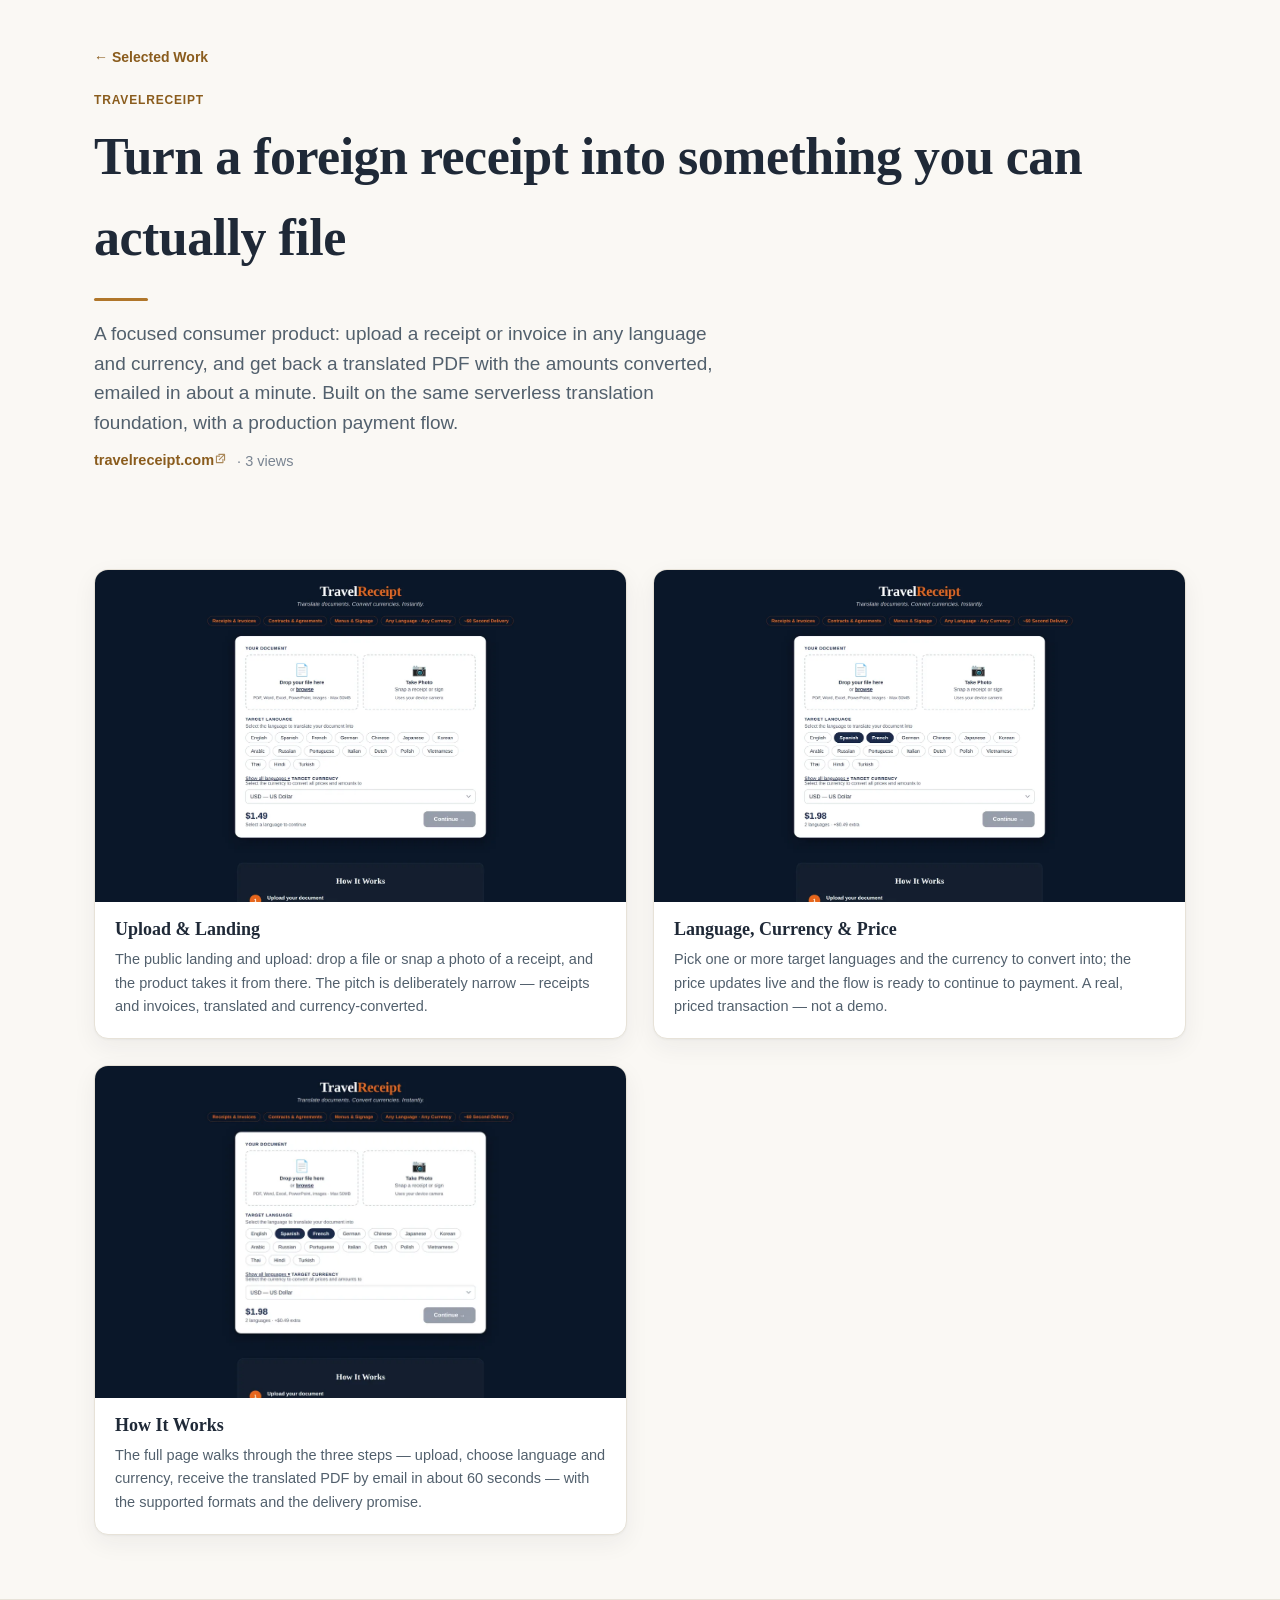
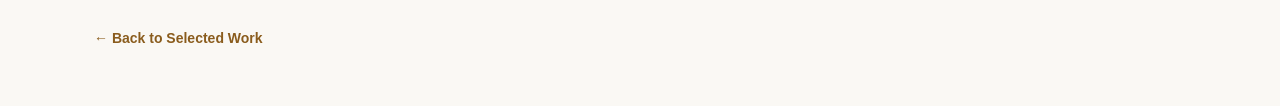
<file: src/travelreceipt.html>
<!doctype html>
<html lang="en">
<head>
  <meta charset="utf-8" />
  <meta name="viewport" content="width=device-width, initial-scale=1" />
  <title>TravelReceipt — Selected Work</title>
  <meta name="description" content="Inside TravelReceipt — screens, products, and how it's built." />
  <meta name="robots" content="noindex, nofollow" />
  <meta name="color-scheme" content="light" />
  <link rel="icon" href="data:image/svg+xml,%3Csvg xmlns='http://www.w3.org/2000/svg' viewBox='0 0 32 32'%3E%3Crect width='32' height='32' rx='6' fill='%23faf8f4'/%3E%3Ctext x='16' y='23' font-size='20' text-anchor='middle' font-family='Georgia,serif' fill='%23b0762a'%3ES%3C/text%3E%3C/svg%3E" />
  <link rel="stylesheet" href="styles.css" />
  <link rel="stylesheet" href="detail.css" />
</head>
<body>
  <a class="skip-link" href="#views">Skip to screens</a>

  <header class="site-header detail-header">
    <div class="wrap">
      <a class="back-link" href="index.html">← Selected Work</a>
      <span class="detail-kicker">TravelReceipt</span>
      <h1 class="site-title">Turn a foreign receipt into something you can actually file</h1>
      <hr class="title-rule" aria-hidden="true" />
      <p class="site-tagline">A focused consumer product: upload a receipt or invoice in any language and currency, and get back a translated PDF with the amounts converted, emailed in about a minute. Built on the same serverless translation foundation, with a production payment flow.</p>
      <p class="detail-links"><a href="https://travelreceipt.com" target="_blank" rel="noopener noreferrer">travelreceipt.com<svg class="ext" viewBox="0 0 16 16" width="13" height="13" aria-hidden="true"><path d="M6 3h7v7M13 3L6.5 9.5M11 9v4H3V5h4" fill="none" stroke="currentColor" stroke-width="1.4" stroke-linecap="round" stroke-linejoin="round"/></svg></a><span class="detail-count">· 3 views</span></p>
    </div>
  </header>

  <main id="views" class="wrap">
    <ul class="subgrid" role="list">

      <li class="subtile" role="listitem">
        <button class="subtile-view" data-full="assets/travelreceipt/tr-landing.webp?v=508cb38d" data-caption="Upload &amp; Landing">
          <img src="assets/travelreceipt/tr-landing.webp?v=508cb38d" alt="TravelReceipt landing and upload" loading="eager" decoding="async" />
        </button>
        <div class="subtile-body">
          <h2 class="subtile-title">Upload &amp; Landing</h2>
          <p class="subtile-desc">The public landing and upload: drop a file or snap a photo of a receipt, and the product takes it from there. The pitch is deliberately narrow — receipts and invoices, translated and currency-converted.</p>
        </div>
      </li>

      <li class="subtile" role="listitem">
        <button class="subtile-view" data-full="assets/travelreceipt/tr-selected.webp?v=be9cf3be" data-caption="Language, Currency &amp; Price">
          <img src="assets/travelreceipt/tr-selected.webp?v=be9cf3be" alt="Language, currency and price" loading="eager" decoding="async" />
        </button>
        <div class="subtile-body">
          <h2 class="subtile-title">Language, Currency &amp; Price</h2>
          <p class="subtile-desc">Pick one or more target languages and the currency to convert into; the price updates live and the flow is ready to continue to payment. A real, priced transaction — not a demo.</p>
        </div>
      </li>

      <li class="subtile" role="listitem">
        <button class="subtile-view" data-full="assets/travelreceipt/tr-full.webp?v=c5fed93b" data-caption="How It Works">
          <img src="assets/travelreceipt/tr-full.webp?v=c5fed93b" alt="How TravelReceipt works" loading="eager" decoding="async" />
        </button>
        <div class="subtile-body">
          <h2 class="subtile-title">How It Works</h2>
          <p class="subtile-desc">The full page walks through the three steps — upload, choose language and currency, receive the translated PDF by email in about 60 seconds — with the supported formats and the delivery promise.</p>
        </div>
      </li>

    </ul>
  </main>

  <footer class="site-footer">
    <div class="wrap"><p><a class="back-link" href="index.html" style="margin:0">← Back to Selected Work</a></p></div>
  </footer>

  <div class="lightbox" id="lb" hidden role="dialog" aria-modal="true" aria-label="Screenshot viewer">
    <div class="lb-bar">
      <span class="lb-caption"></span>
      <div class="lb-actions">
        <a class="lb-btn lb-download" hidden target="_blank" rel="noopener">↓ Download PDF</a>
        <button class="lb-btn lb-close" type="button">✕ Close</button>
      </div>
    </div>
    <div class="lb-stage">
      <button class="lb-nav prev" type="button" aria-label="Previous screen">‹</button>
      <img class="lb-img" alt="" />
      <button class="lb-nav next" type="button" aria-label="Next screen">›</button>
    </div>
  </div>

  <script src="detail.js"></script>
</body>
</html>
</file>
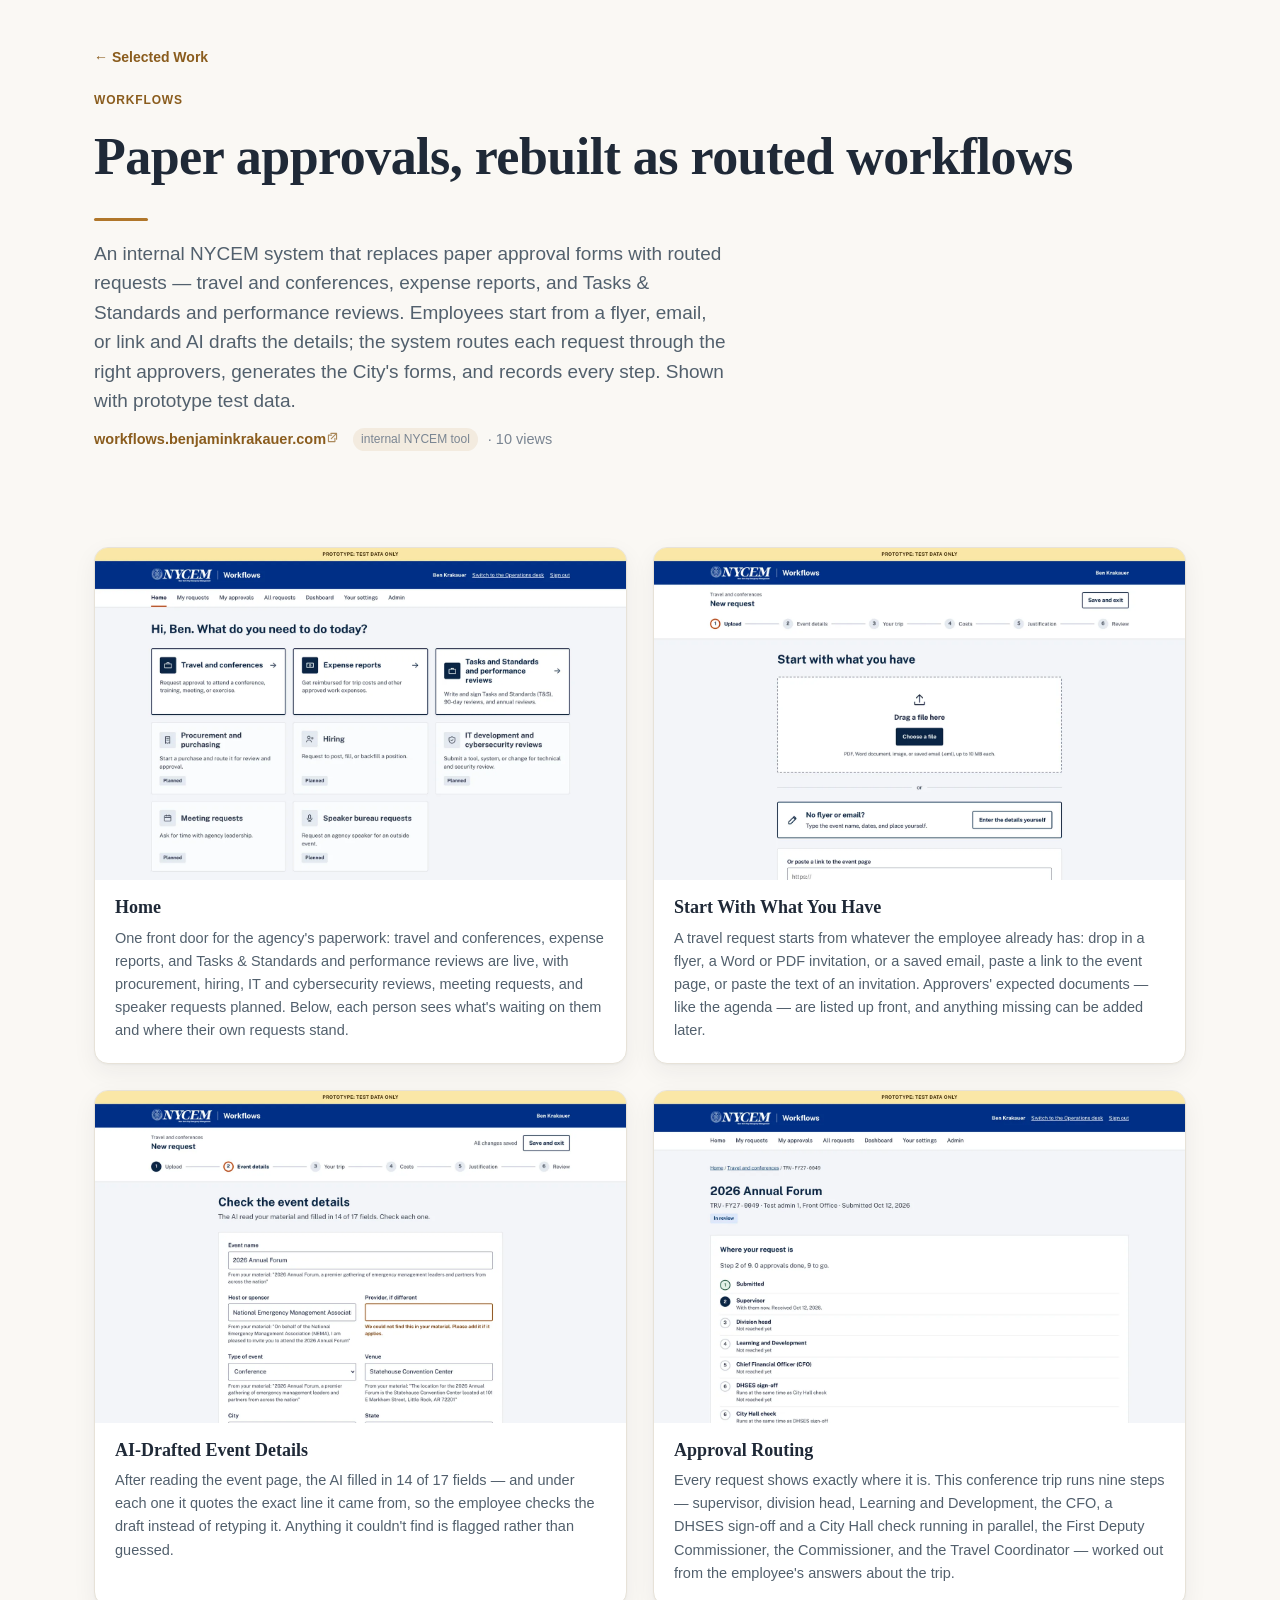
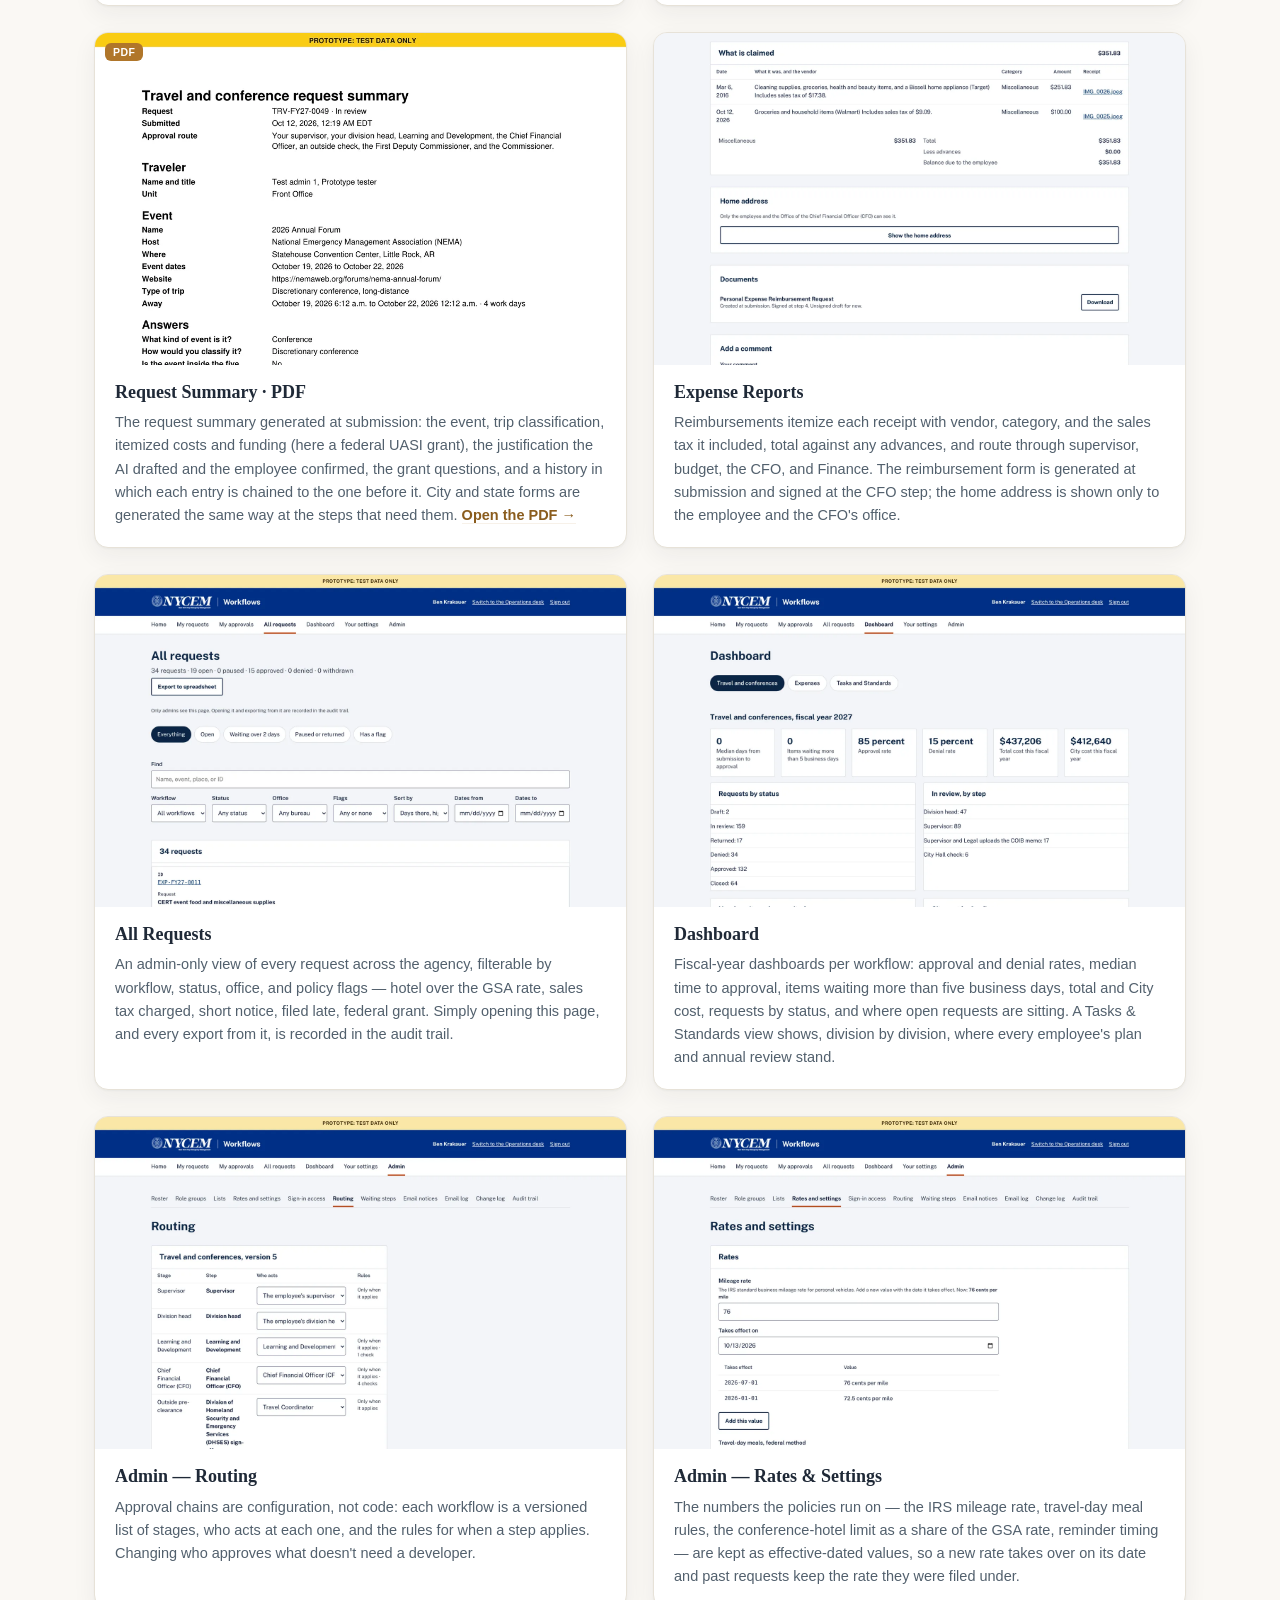
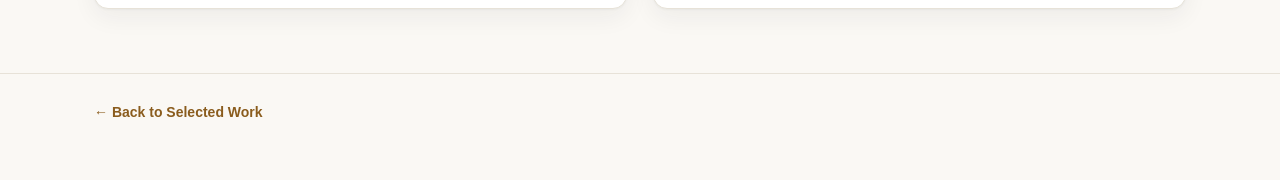
<file: src/workflows.html>
<!doctype html>
<html lang="en">
<head>
  <meta charset="utf-8" />
  <meta name="viewport" content="width=device-width, initial-scale=1" />
  <title>Workflows — Selected Work</title>
  <meta name="description" content="Inside Workflows — screens, products, and how it's built." />
  <meta name="robots" content="noindex, nofollow" />
  <meta name="color-scheme" content="light" />
  <link rel="icon" href="data:image/svg+xml,%3Csvg xmlns='http://www.w3.org/2000/svg' viewBox='0 0 32 32'%3E%3Crect width='32' height='32' rx='6' fill='%23faf8f4'/%3E%3Ctext x='16' y='23' font-size='20' text-anchor='middle' font-family='Georgia,serif' fill='%23b0762a'%3ES%3C/text%3E%3C/svg%3E" />
  <link rel="stylesheet" href="styles.css" />
  <link rel="stylesheet" href="detail.css" />
</head>
<body>
  <a class="skip-link" href="#views">Skip to screens</a>

  <header class="site-header detail-header">
    <div class="wrap">
      <a class="back-link" href="index.html">← Selected Work</a>
      <span class="detail-kicker">Workflows</span>
      <h1 class="site-title">Paper approvals, rebuilt as routed workflows</h1>
      <hr class="title-rule" aria-hidden="true" />
      <p class="site-tagline">An internal NYCEM system that replaces paper approval forms with routed requests — travel and conferences, expense reports, and Tasks &amp; Standards and performance reviews. Employees start from a flyer, email, or link and AI drafts the details; the system routes each request through the right approvers, generates the City's forms, and records every step. Shown with prototype test data.</p>
      <p class="detail-links"><a href="https://workflows.benjaminkrakauer.com" target="_blank" rel="noopener noreferrer">workflows.benjaminkrakauer.com<svg class="ext" viewBox="0 0 16 16" width="13" height="13" aria-hidden="true"><path d="M6 3h7v7M13 3L6.5 9.5M11 9v4H3V5h4" fill="none" stroke="currentColor" stroke-width="1.4" stroke-linecap="round" stroke-linejoin="round"/></svg></a><span class="link-note">internal NYCEM tool</span><span class="detail-count">· 10 views</span></p>
    </div>
  </header>

  <main id="views" class="wrap">
    <ul class="subgrid" role="list">

      <li class="subtile" role="listitem">
        <button class="subtile-view" data-full="assets/workflows/wf-home.webp?v=49dbb454" data-caption="Home">
          <img src="assets/workflows/wf-home.webp?v=49dbb454" alt="Workflows home" loading="eager" decoding="async" />
        </button>
        <div class="subtile-body">
          <h2 class="subtile-title">Home</h2>
          <p class="subtile-desc">One front door for the agency's paperwork: travel and conferences, expense reports, and Tasks &amp; Standards and performance reviews are live, with procurement, hiring, IT and cybersecurity reviews, meeting requests, and speaker requests planned. Below, each person sees what's waiting on them and where their own requests stand.</p>
        </div>
      </li>

      <li class="subtile" role="listitem">
        <button class="subtile-view" data-full="assets/workflows/wf-wiz-start.webp?v=9fe0845d" data-caption="Start With What You Have">
          <img src="assets/workflows/wf-wiz-start.webp?v=9fe0845d" alt="Start with what you have" loading="eager" decoding="async" />
        </button>
        <div class="subtile-body">
          <h2 class="subtile-title">Start With What You Have</h2>
          <p class="subtile-desc">A travel request starts from whatever the employee already has: drop in a flyer, a Word or PDF invitation, or a saved email, paste a link to the event page, or paste the text of an invitation. Approvers' expected documents — like the agenda — are listed up front, and anything missing can be added later.</p>
        </div>
      </li>

      <li class="subtile" role="listitem">
        <button class="subtile-view" data-full="assets/workflows/wf-wiz-filled.webp?v=f6ac25db" data-caption="AI-Drafted Event Details">
          <img src="assets/workflows/wf-wiz-filled.webp?v=f6ac25db" alt="AI-filled event details" loading="eager" decoding="async" />
        </button>
        <div class="subtile-body">
          <h2 class="subtile-title">AI-Drafted Event Details</h2>
          <p class="subtile-desc">After reading the event page, the AI filled in 14 of 17 fields — and under each one it quotes the exact line it came from, so the employee checks the draft instead of retyping it. Anything it couldn't find is flagged rather than guessed.</p>
        </div>
      </li>

      <li class="subtile" role="listitem">
        <button class="subtile-view" data-full="assets/workflows/wf-travel-route.webp?v=e1a8e7bf" data-caption="Approval Routing">
          <img src="assets/workflows/wf-travel-route.webp?v=e1a8e7bf" alt="Where your request is" loading="eager" decoding="async" />
        </button>
        <div class="subtile-body">
          <h2 class="subtile-title">Approval Routing</h2>
          <p class="subtile-desc">Every request shows exactly where it is. This conference trip runs nine steps — supervisor, division head, Learning and Development, the CFO, a DHSES sign-off and a City Hall check running in parallel, the First Deputy Commissioner, the Commissioner, and the Travel Coordinator — worked out from the employee's answers about the trip.</p>
        </div>
      </li>

      <li class="subtile" role="listitem">
        <button class="subtile-view" data-full="assets/workflows/wf-summary-pdf.webp?v=6d8495f1" data-caption="Request Summary · PDF" data-pdf="assets/workflows/travel-request-summary.pdf?v=f40e6902">
          <span class="kind">PDF</span><img src="assets/workflows/wf-summary-pdf.webp?v=6d8495f1" alt="Travel request summary PDF" loading="eager" decoding="async" />
        </button>
        <div class="subtile-body">
          <h2 class="subtile-title">Request Summary <span aria-hidden="true">·</span> PDF</h2>
          <p class="subtile-desc">The request summary generated at submission: the event, trip classification, itemized costs and funding (here a federal UASI grant), the justification the AI drafted and the employee confirmed, the grant questions, and a history in which each entry is chained to the one before it. City and state forms are generated the same way at the steps that need them. <a href="assets/workflows/travel-request-summary.pdf" target="_blank" rel="noopener">Open the PDF →</a></p>
        </div>
      </li>

      <li class="subtile" role="listitem">
        <button class="subtile-view" data-full="assets/workflows/wf-expense-claim.webp?v=32d66192" data-caption="Expense Reports">
          <img src="assets/workflows/wf-expense-claim.webp?v=32d66192" alt="Expense report" loading="eager" decoding="async" />
        </button>
        <div class="subtile-body">
          <h2 class="subtile-title">Expense Reports</h2>
          <p class="subtile-desc">Reimbursements itemize each receipt with vendor, category, and the sales tax it included, total against any advances, and route through supervisor, budget, the CFO, and Finance. The reimbursement form is generated at submission and signed at the CFO step; the home address is shown only to the employee and the CFO's office.</p>
        </div>
      </li>

      <li class="subtile" role="listitem">
        <button class="subtile-view" data-full="assets/workflows/wf-all-requests.webp?v=62f25a16" data-caption="All Requests">
          <img src="assets/workflows/wf-all-requests.webp?v=62f25a16" alt="All requests" loading="eager" decoding="async" />
        </button>
        <div class="subtile-body">
          <h2 class="subtile-title">All Requests</h2>
          <p class="subtile-desc">An admin-only view of every request across the agency, filterable by workflow, status, office, and policy flags — hotel over the GSA rate, sales tax charged, short notice, filed late, federal grant. Simply opening this page, and every export from it, is recorded in the audit trail.</p>
        </div>
      </li>

      <li class="subtile" role="listitem">
        <button class="subtile-view" data-full="assets/workflows/wf-dashboard.webp?v=6b1a6137" data-caption="Dashboard">
          <img src="assets/workflows/wf-dashboard.webp?v=6b1a6137" alt="Dashboard" loading="eager" decoding="async" />
        </button>
        <div class="subtile-body">
          <h2 class="subtile-title">Dashboard</h2>
          <p class="subtile-desc">Fiscal-year dashboards per workflow: approval and denial rates, median time to approval, items waiting more than five business days, total and City cost, requests by status, and where open requests are sitting. A Tasks &amp; Standards view shows, division by division, where every employee's plan and annual review stand.</p>
        </div>
      </li>

      <li class="subtile" role="listitem">
        <button class="subtile-view" data-full="assets/workflows/wf-admin-routing.webp?v=6a942811" data-caption="Admin — Routing">
          <img src="assets/workflows/wf-admin-routing.webp?v=6a942811" alt="Admin routing" loading="eager" decoding="async" />
        </button>
        <div class="subtile-body">
          <h2 class="subtile-title">Admin — Routing</h2>
          <p class="subtile-desc">Approval chains are configuration, not code: each workflow is a versioned list of stages, who acts at each one, and the rules for when a step applies. Changing who approves what doesn't need a developer.</p>
        </div>
      </li>

      <li class="subtile" role="listitem">
        <button class="subtile-view" data-full="assets/workflows/wf-admin-rates.webp?v=d4e7b11b" data-caption="Admin — Rates &amp; Settings">
          <img src="assets/workflows/wf-admin-rates.webp?v=d4e7b11b" alt="Admin rates and settings" loading="eager" decoding="async" />
        </button>
        <div class="subtile-body">
          <h2 class="subtile-title">Admin — Rates &amp; Settings</h2>
          <p class="subtile-desc">The numbers the policies run on — the IRS mileage rate, travel-day meal rules, the conference-hotel limit as a share of the GSA rate, reminder timing — are kept as effective-dated values, so a new rate takes over on its date and past requests keep the rate they were filed under.</p>
        </div>
      </li>

    </ul>
  </main>

  <footer class="site-footer">
    <div class="wrap"><p><a class="back-link" href="index.html" style="margin:0">← Back to Selected Work</a></p></div>
  </footer>

  <div class="lightbox" id="lb" hidden role="dialog" aria-modal="true" aria-label="Screenshot viewer">
    <div class="lb-bar">
      <span class="lb-caption"></span>
      <div class="lb-actions">
        <a class="lb-btn lb-download" hidden target="_blank" rel="noopener">↓ Download PDF</a>
        <button class="lb-btn lb-close" type="button">✕ Close</button>
      </div>
    </div>
    <div class="lb-stage">
      <button class="lb-nav prev" type="button" aria-label="Previous screen">‹</button>
      <img class="lb-img" alt="" />
      <button class="lb-nav next" type="button" aria-label="Next screen">›</button>
    </div>
  </div>

  <script src="detail.js"></script>
</body>
</html>
</file>
<file: src/styles.css>
/* Selected Work — warm-professional portfolio. Slate neutrals + one muted-amber accent. */

:root {
  --paper:      #faf8f4;   /* warm near-white background */
  --card:       #ffffff;
  --ink:        #1f2937;   /* slate-800 body text */
  --ink-soft:   #52606d;   /* slate-ish secondary */
  --ink-faint:  #7a8592;
  --line:       #e7e2d8;   /* warm hairline */
  --line-soft:  #efeae0;
  --accent:     #b0762a;   /* muted amber */
  --accent-ink: #8a5c1d;   /* darker amber for text-on-paper contrast */
  --accent-soft:rgba(176, 118, 42, 0.10);
  --shadow:     0 1px 2px rgba(31, 41, 55, 0.04), 0 8px 24px rgba(31, 41, 55, 0.06);
  --shadow-hi:  0 2px 6px rgba(31, 41, 55, 0.06), 0 14px 40px rgba(31, 41, 55, 0.10);
  --radius:     14px;
  --maxw:       1140px;
  --font: -apple-system, BlinkMacSystemFont, "Segoe UI", Roboto, Helvetica, Arial, sans-serif;
  --serif: Georgia, "Times New Roman", serif;
}

* { box-sizing: border-box; }

html { -webkit-text-size-adjust: 100%; }

body {
  margin: 0;
  background: var(--paper);
  color: var(--ink);
  font-family: var(--font);
  font-size: 17px;
  line-height: 1.55;
  -webkit-font-smoothing: antialiased;
  text-rendering: optimizeLegibility;
}

.wrap { width: 100%; max-width: var(--maxw); margin: 0 auto; padding: 0 24px; }

/* ---------- Skip link ---------- */
.skip-link {
  position: absolute; left: -999px; top: 0;
  background: var(--ink); color: #fff; padding: 10px 16px; border-radius: 0 0 8px 0;
  z-index: 20;
}
.skip-link:focus { left: 0; }

/* ---------- Header ---------- */
.site-header { padding: clamp(56px, 9vw, 104px) 0 clamp(28px, 5vw, 48px); }
.site-title {
  margin: 0;
  font-family: var(--serif);
  font-weight: 600;
  font-size: clamp(34px, 5.4vw, 52px);
  letter-spacing: -0.01em;
  color: var(--ink);
}
.title-rule {
  border: 0; height: 3px; width: 54px; margin: 20px 0 18px;
  background: var(--accent); border-radius: 2px;
}
.site-tagline {
  margin: 0; max-width: 44ch;
  font-size: clamp(16px, 2.2vw, 19px);
  color: var(--ink-soft);
}

/* ---------- Grid ---------- */
.grid {
  list-style: none; margin: 0 0 64px; padding: 0;
  display: grid; gap: 22px;
  grid-template-columns: repeat(3, 1fr);
  align-items: start; /* expanded tile grows on its own; row-mates stay compact */
}
@media (max-width: 960px) { .grid { grid-template-columns: repeat(2, 1fr); } }
@media (max-width: 620px) { .grid { grid-template-columns: 1fr; gap: 18px; } }

/* ---------- Tile ---------- */
.tile {
  background: var(--card);
  border: 1px solid var(--line);
  border-radius: var(--radius);
  box-shadow: var(--shadow);
  overflow: hidden;
  transition: box-shadow .25s ease, border-color .25s ease, transform .25s ease;
  display: flex; flex-direction: column;
}
.tile:hover { box-shadow: var(--shadow-hi); border-color: color-mix(in srgb, var(--accent) 45%, var(--line)); }

.tile-toggle {
  appearance: none; background: none; border: 0; margin: 0; padding: 0;
  text-align: left; width: 100%; cursor: pointer; color: inherit; font: inherit;
  display: flex; flex-direction: column; gap: 0;
}
.tile-toggle:focus-visible {
  outline: 3px solid var(--accent);
  outline-offset: -3px;
  border-radius: var(--radius);
}

/* Link tiles (click the whole card → detail page) */
.tile-link {
  display: flex; flex-direction: column; height: 100%;
  text-decoration: none; color: inherit;
}
.tile-link:focus-visible { outline: 3px solid var(--accent); outline-offset: -3px; border-radius: var(--radius); }
.tile-go {
  margin-top: auto; padding-top: 10px;
  display: inline-flex; align-items: center; gap: 6px;
  font-size: 13px; font-weight: 700; color: var(--accent-ink);
}
.chev-r { transition: transform .2s ease; }
.tile-link:hover .chev-r { transform: translateX(3px); }

.tile-media {
  display: block; width: 100%; aspect-ratio: 16 / 10; overflow: hidden;
  background: var(--line-soft);
  border-bottom: 1px solid var(--line-soft);
}
.tile-media img {
  display: block; width: 100%; height: 100%; object-fit: cover; object-position: top center;
  transition: transform .4s ease;
}
.tile:hover .tile-media img { transform: scale(1.02); }

.tile-head { padding: 18px 20px 20px; display: flex; flex-direction: column; gap: 7px; flex: 1; }
.tile-kicker {
  font-size: 11.5px; font-weight: 700; letter-spacing: .07em; text-transform: uppercase;
  color: var(--accent-ink); margin-bottom: -1px;
}
.tile-headline {
  font-family: var(--serif); font-weight: 600;
  font-size: 19px; line-height: 1.3; color: var(--ink);
}
.tile-oneliner { font-size: 14.5px; line-height: 1.5; color: var(--ink-soft); }

.tile-more {
  margin-top: auto; padding-top: 10px;
  display: inline-flex; align-items: center; gap: 5px;
  font-size: 13px; font-weight: 600; letter-spacing: .01em;
  color: var(--accent-ink);
}
.chev { transition: transform .3s ease; flex: none; }
.tile[data-open="true"] .chev { transform: rotate(180deg); }
.tile[data-open="true"] .tile-more .label-more { display: none; }

/* ---------- Expanding panel (grid-rows animation) ---------- */
.tile-panel {
  display: grid; grid-template-rows: 0fr;
  transition: grid-template-rows .34s ease;
}
.tile[data-open="true"] .tile-panel { grid-template-rows: 1fr; }
.tile-panel-inner {
  overflow: hidden; min-height: 0;
  padding: 0 20px;
}
.tile[data-open="true"] .tile-panel-inner { padding-bottom: 22px; }

.tile-story {
  margin: 0 0 14px;
  padding-top: 4px;
  border-top: 1px solid var(--line-soft);
  font-size: 15px; line-height: 1.62; color: var(--ink);
}
.tile[data-open="true"] .tile-story { padding-top: 16px; }

.tile-links { display: flex; flex-wrap: wrap; align-items: center; gap: 4px 10px; margin: 0; font-size: 14.5px; }
.tile-links a {
  display: inline-flex; align-items: center; gap: 5px;
  color: var(--accent-ink); text-decoration: none; font-weight: 600;
  border-bottom: 1px solid transparent; transition: border-color .2s ease, color .2s ease;
}
.tile-links a:hover { border-bottom-color: var(--accent); }
.tile-links a:focus-visible { outline: 3px solid var(--accent); outline-offset: 3px; border-radius: 3px; }
.ext { opacity: .7; flex: none; }
.link-sep { color: var(--ink-faint); }
.link-offline { color: var(--ink-faint); font-weight: 600; }
.link-note {
  margin-left: 4px; font-size: 12px; font-weight: 500; color: var(--ink-faint);
  background: var(--accent-soft); padding: 2px 8px; border-radius: 999px;
}

/* "Dig down" CTA to a per-app detail page */
.tile-explore { margin: 15px 0 2px; }
.tile-explore a {
  display: inline-flex; align-items: center; gap: 7px;
  font-size: 13.5px; font-weight: 700; color: var(--accent-ink);
  background: var(--accent-soft);
  border: 1px solid color-mix(in srgb, var(--accent) 38%, transparent);
  padding: 9px 14px; border-radius: 9px; text-decoration: none;
  transition: background .2s ease, border-color .2s ease;
}
.tile-explore a:hover { background: color-mix(in srgb, var(--accent) 15%, transparent); border-color: var(--accent); }
.tile-explore a:focus-visible { outline: 3px solid var(--accent); outline-offset: 2px; }

/* ---------- Footer ---------- */
.site-footer {
  border-top: 1px solid var(--line);
  padding: 28px 0 56px;
}
.site-footer p { margin: 0; font-size: 13px; color: var(--ink-faint); }

/* ---------- Illustration caption overlay (labeled previews) ---------- */
.tile-media { position: relative; }
.media-tag {
  position: absolute; left: 10px; bottom: 10px;
  font-size: 10.5px; font-weight: 600; letter-spacing: .03em; text-transform: uppercase;
  color: #fff; background: rgba(31, 41, 55, 0.72);
  padding: 3px 8px; border-radius: 6px; backdrop-filter: blur(2px);
}

@media (prefers-reduced-motion: reduce) {
  * { transition: none !important; }
}
</file>
<file: src/detail.css>
/* Per-app detail (drill-down) pages: sub-tile grid + full-screen lightbox.
   Reuses the design tokens from styles.css (linked first). */

/* ---------- Header ---------- */
.detail-header { padding-top: clamp(28px, 5vw, 44px); }
.back-link {
  display: inline-flex; align-items: center; gap: 6px;
  font-size: 14px; font-weight: 600; color: var(--accent-ink); text-decoration: none;
  margin-bottom: 22px;
}
.back-link:hover { text-decoration: underline; }
.back-link:focus-visible { outline: 3px solid var(--accent); outline-offset: 3px; border-radius: 4px; }
.detail-kicker {
  display: block; font-size: 12px; font-weight: 700; letter-spacing: .07em;
  text-transform: uppercase; color: var(--accent-ink); margin-bottom: 8px;
}
.detail-header .site-tagline { max-width: 60ch; }
.detail-links { margin-top: 12px; font-size: 14.5px; display: flex; flex-wrap: wrap; gap: 4px 10px; align-items: center; }
.detail-links a { color: var(--accent-ink); font-weight: 600; text-decoration: none; border-bottom: 1px solid transparent; }
.detail-links a:hover { border-bottom-color: var(--accent); }
.detail-links .link-note {
  font-size: 12px; font-weight: 500; color: var(--ink-faint);
  background: var(--accent-soft); padding: 2px 8px; border-radius: 999px;
}
.detail-count { color: var(--ink-faint); }

/* ---------- Sub-tile grid ---------- */
.subgrid {
  list-style: none; margin: 34px 0 64px; padding: 0;
  display: grid; gap: 26px; grid-template-columns: repeat(2, 1fr);
}
@media (max-width: 780px) { .subgrid { grid-template-columns: 1fr; gap: 22px; } }

.subtile {
  background: var(--card); border: 1px solid var(--line); border-radius: var(--radius);
  box-shadow: var(--shadow); overflow: hidden; display: flex; flex-direction: column;
  transition: box-shadow .25s ease, border-color .25s ease;
}
.subtile:hover { box-shadow: var(--shadow-hi); border-color: color-mix(in srgb, var(--accent) 45%, var(--line)); }

.subtile-view {
  appearance: none; border: 0; margin: 0; padding: 0; background: var(--line-soft);
  cursor: zoom-in; display: block; width: 100%; position: relative;
  aspect-ratio: 16 / 10; overflow: hidden;
}
.subtile-view img { display: block; width: 100%; height: 100%; object-fit: cover; object-position: top center; transition: transform .4s ease; }
.subtile:hover .subtile-view img { transform: scale(1.02); }
.subtile-view:focus-visible { outline: 3px solid var(--accent); outline-offset: -3px; }
/* expand affordance */
.subtile-view::after {
  content: "⤢ Expand"; position: absolute; right: 10px; bottom: 10px;
  font-size: 11px; font-weight: 600; letter-spacing: .02em; color: #fff;
  background: rgba(31,41,55,.72); padding: 4px 9px; border-radius: 7px;
  opacity: 0; transition: opacity .2s ease; backdrop-filter: blur(2px);
}
.subtile:hover .subtile-view::after, .subtile-view:focus-visible::after { opacity: 1; }
/* badge for non-screen artifacts (PDF/email) */
.subtile-view .kind {
  position: absolute; left: 10px; top: 10px; font-size: 10.5px; font-weight: 700;
  letter-spacing: .04em; text-transform: uppercase; color: #fff; background: var(--accent);
  padding: 3px 8px; border-radius: 6px;
}

.subtile-body { padding: 16px 20px 20px; }
.subtile-title { font-family: var(--serif); font-weight: 600; font-size: 18px; line-height: 1.3; color: var(--ink); margin: 0 0 7px; }
.subtile-desc { font-size: 14.5px; line-height: 1.6; color: var(--ink-soft); margin: 0; }
.subtile-desc a { color: var(--accent-ink); font-weight: 600; text-decoration: none; border-bottom: 1px solid var(--accent-soft); }
.subtile-desc a:hover { border-bottom-color: var(--accent); }

/* ---------- Lightbox ---------- */
.lightbox[hidden] { display: none; }
.lightbox {
  position: fixed; inset: 0; z-index: 100; display: flex; flex-direction: column;
  background: rgba(24, 27, 33, .86); backdrop-filter: blur(3px); padding: 3vh 3vw;
}
.lb-bar { display: flex; align-items: center; justify-content: space-between; gap: 12px; color: #f3f0ea; margin-bottom: 10px; }
.lb-caption { font-size: 14.5px; font-weight: 600; }
.lb-actions { display: flex; align-items: center; gap: 8px; }
.lb-btn {
  appearance: none; border: 1px solid rgba(255,255,255,.28); background: rgba(255,255,255,.08);
  color: #f3f0ea; font-size: 13px; font-weight: 600; padding: 7px 12px; border-radius: 8px; cursor: pointer;
  text-decoration: none; display: inline-flex; align-items: center; gap: 6px;
}
.lb-btn:hover { background: rgba(255,255,255,.18); }
.lb-btn:focus-visible { outline: 2px solid #fff; outline-offset: 2px; }
.lb-btn[hidden] { display: none; }   /* download button hidden on non-PDF views */
.lb-stage { flex: 1; min-height: 0; display: flex; align-items: center; justify-content: center; gap: 10px; }
.lb-stage img { max-width: 100%; max-height: 100%; object-fit: contain; border-radius: 8px; box-shadow: 0 10px 40px rgba(0,0,0,.5); background: #fff; }
.lb-nav {
  appearance: none; border: 0; background: rgba(255,255,255,.10); color: #fff; cursor: pointer;
  width: 44px; height: 44px; border-radius: 50%; font-size: 20px; flex: none;
  display: flex; align-items: center; justify-content: center;
}
.lb-nav:hover { background: rgba(255,255,255,.22); }
.lb-nav:disabled { opacity: .3; cursor: default; }
@media (max-width: 640px) { .lb-nav { position: absolute; top: 50%; z-index: 2; } .lb-nav.prev { left: 8px; } .lb-nav.next { right: 8px; } }

@media (prefers-reduced-motion: reduce) { * { transition: none !important; } }
</file>
